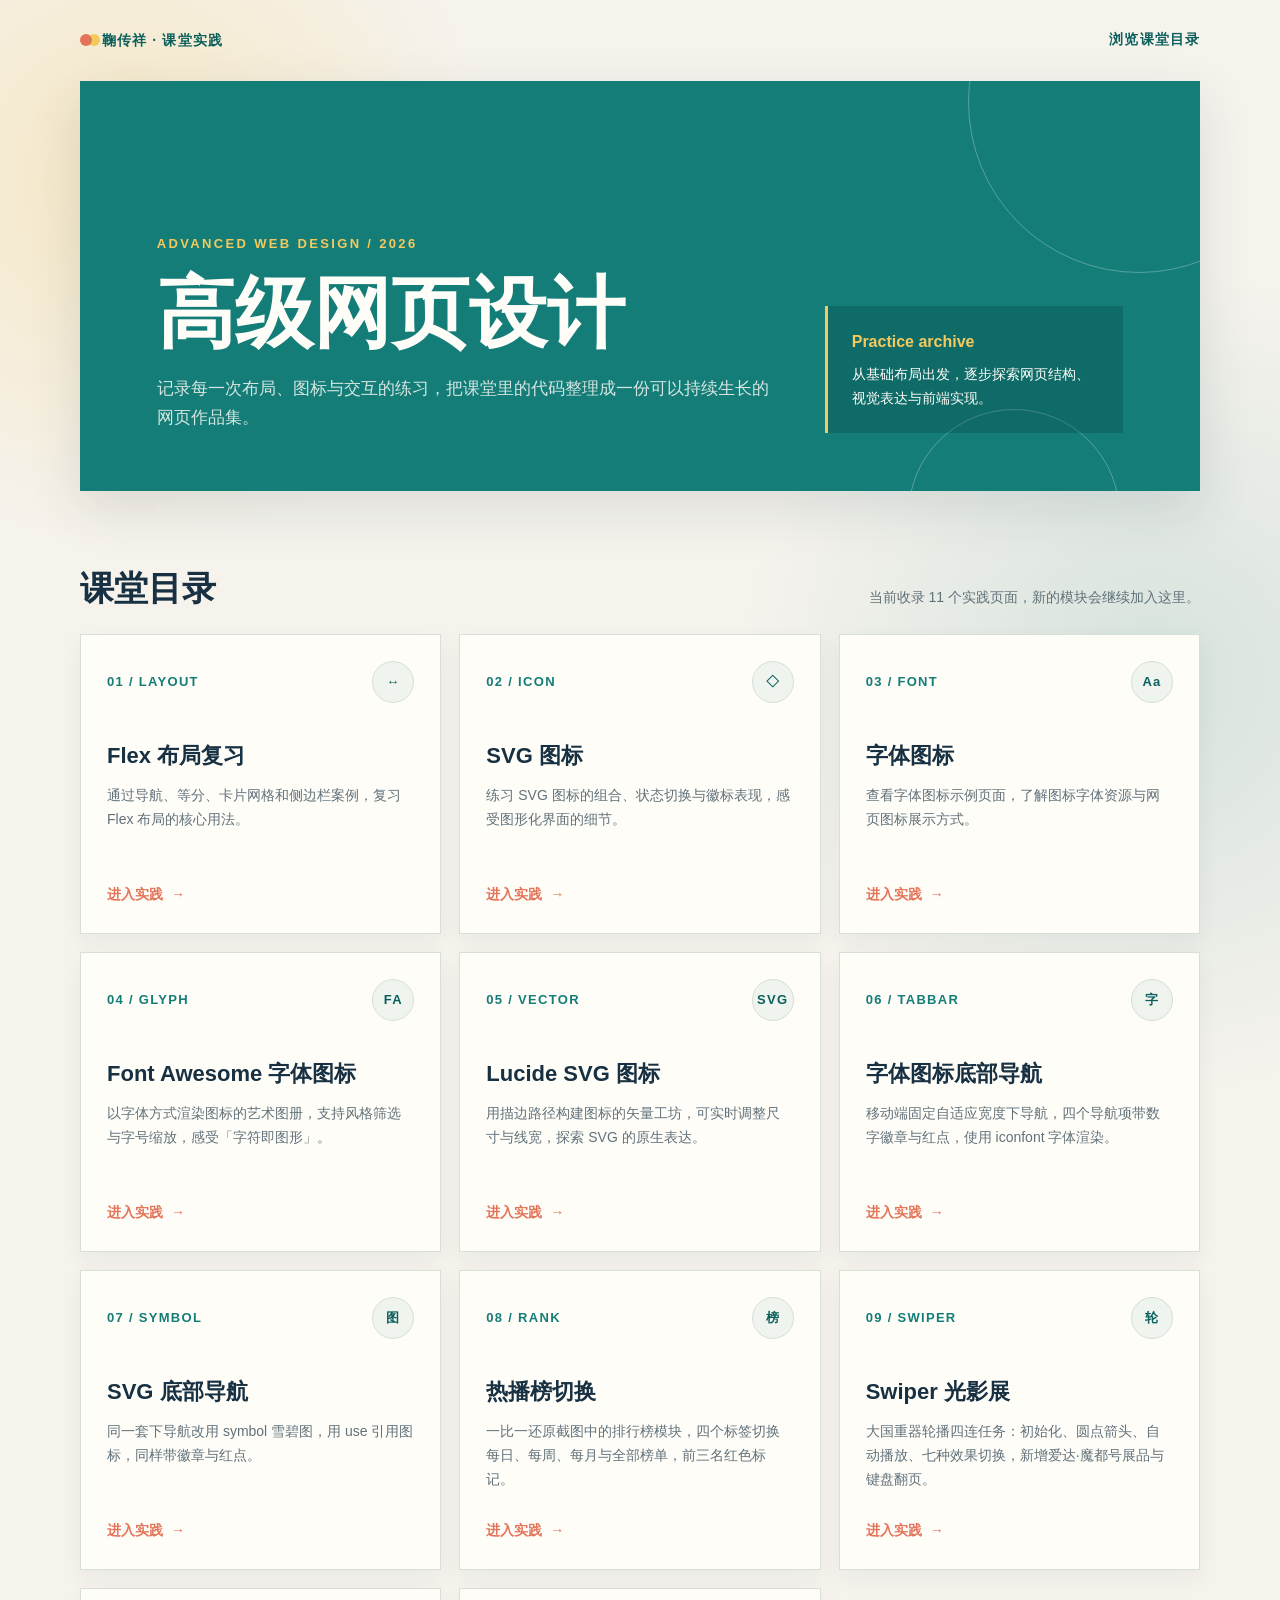
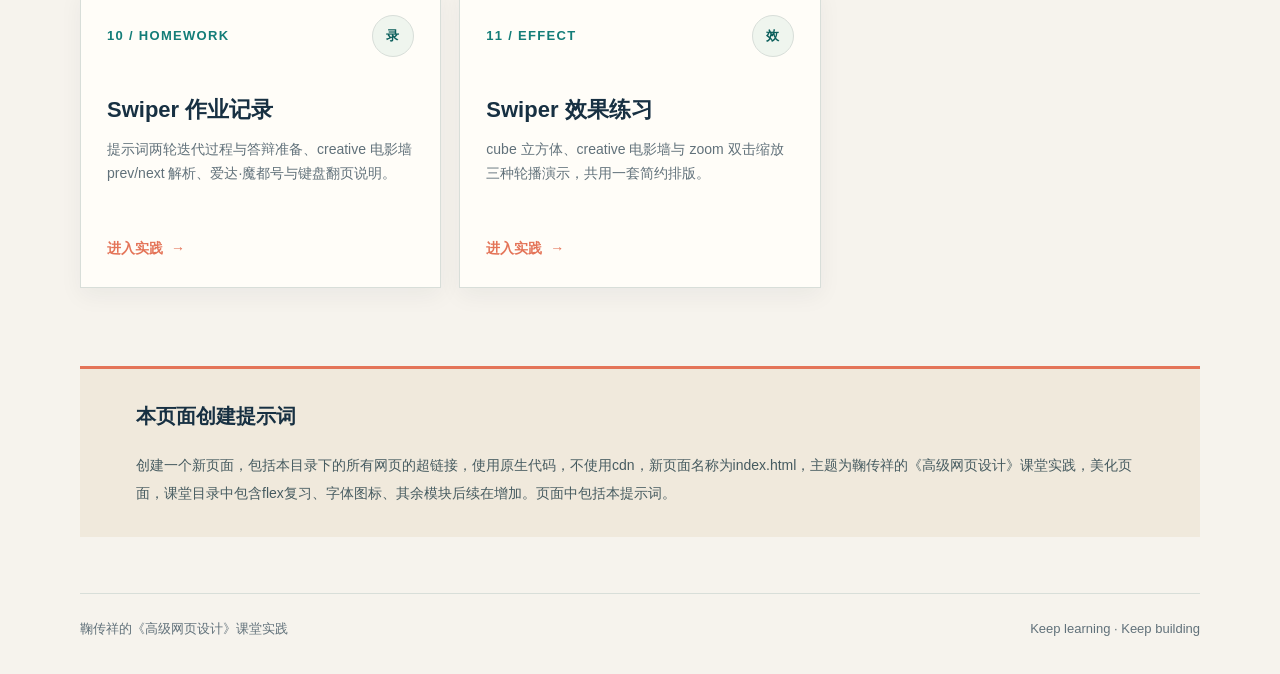
<file: index.html>
<!DOCTYPE html>
<html lang="zh-CN">
<head>
    <meta charset="UTF-8">
    <meta name="viewport" content="width=device-width, initial-scale=1.0">
    <title>鞠传祥 · 高级网页设计课堂实践</title>
    <!-- 鞠传祥 —— GitHub Pages 入口页：根地址没有 index.html 会报 404，这里做入口跳转 -->
    <meta http-equiv="refresh" content="0; url=./the-best-ever/index.html">
    <style>
        html,
        body {
            height: 100%;
            margin: 0;
        }

        body {
            display: flex;
            align-items: center;
            justify-content: center;
            background: #f7f5f1;
            font-family: "Microsoft YaHei", "PingFang SC", sans-serif;
            color: #1c1c1c;
        }

        .jcx_entry {
            text-align: center;
            padding: 0 24px;
        }

        .jcx_entry_title {
            margin: 0 0 10px;
            font-size: 22px;
            letter-spacing: 0.08em;
        }

        .jcx_entry_text {
            margin: 0 0 18px;
            font-size: 13px;
            color: #6b6b6b;
        }

        .jcx_entry_link {
            display: inline-block;
            padding: 10px 22px;
            border-radius: 999px;
            background: #1c1c1c;
            color: #ffffff;
            font-size: 13px;
            text-decoration: none;
            letter-spacing: 0.06em;
        }

        .jcx_entry_link:hover {
            background: #000000;
        }
    </style>
</head>
<body>
    <!-- 鞠传祥 —— 入口页内容 -->
    <div class="jcx_entry">
        <h1 class="jcx_entry_title">高级网页设计 · 课堂实践</h1>
        <p class="jcx_entry_text">正在进入课堂目录…</p>
        <a class="jcx_entry_link" href="./the-best-ever/index.html">立即进入 →</a>
    </div>
    <script>
        /* 鞠传祥 —— 兜底跳转：防止个别浏览器忽略 meta refresh */
        window.location.replace("./the-best-ever/index.html");
    </script>
</body>
</html>
</file>
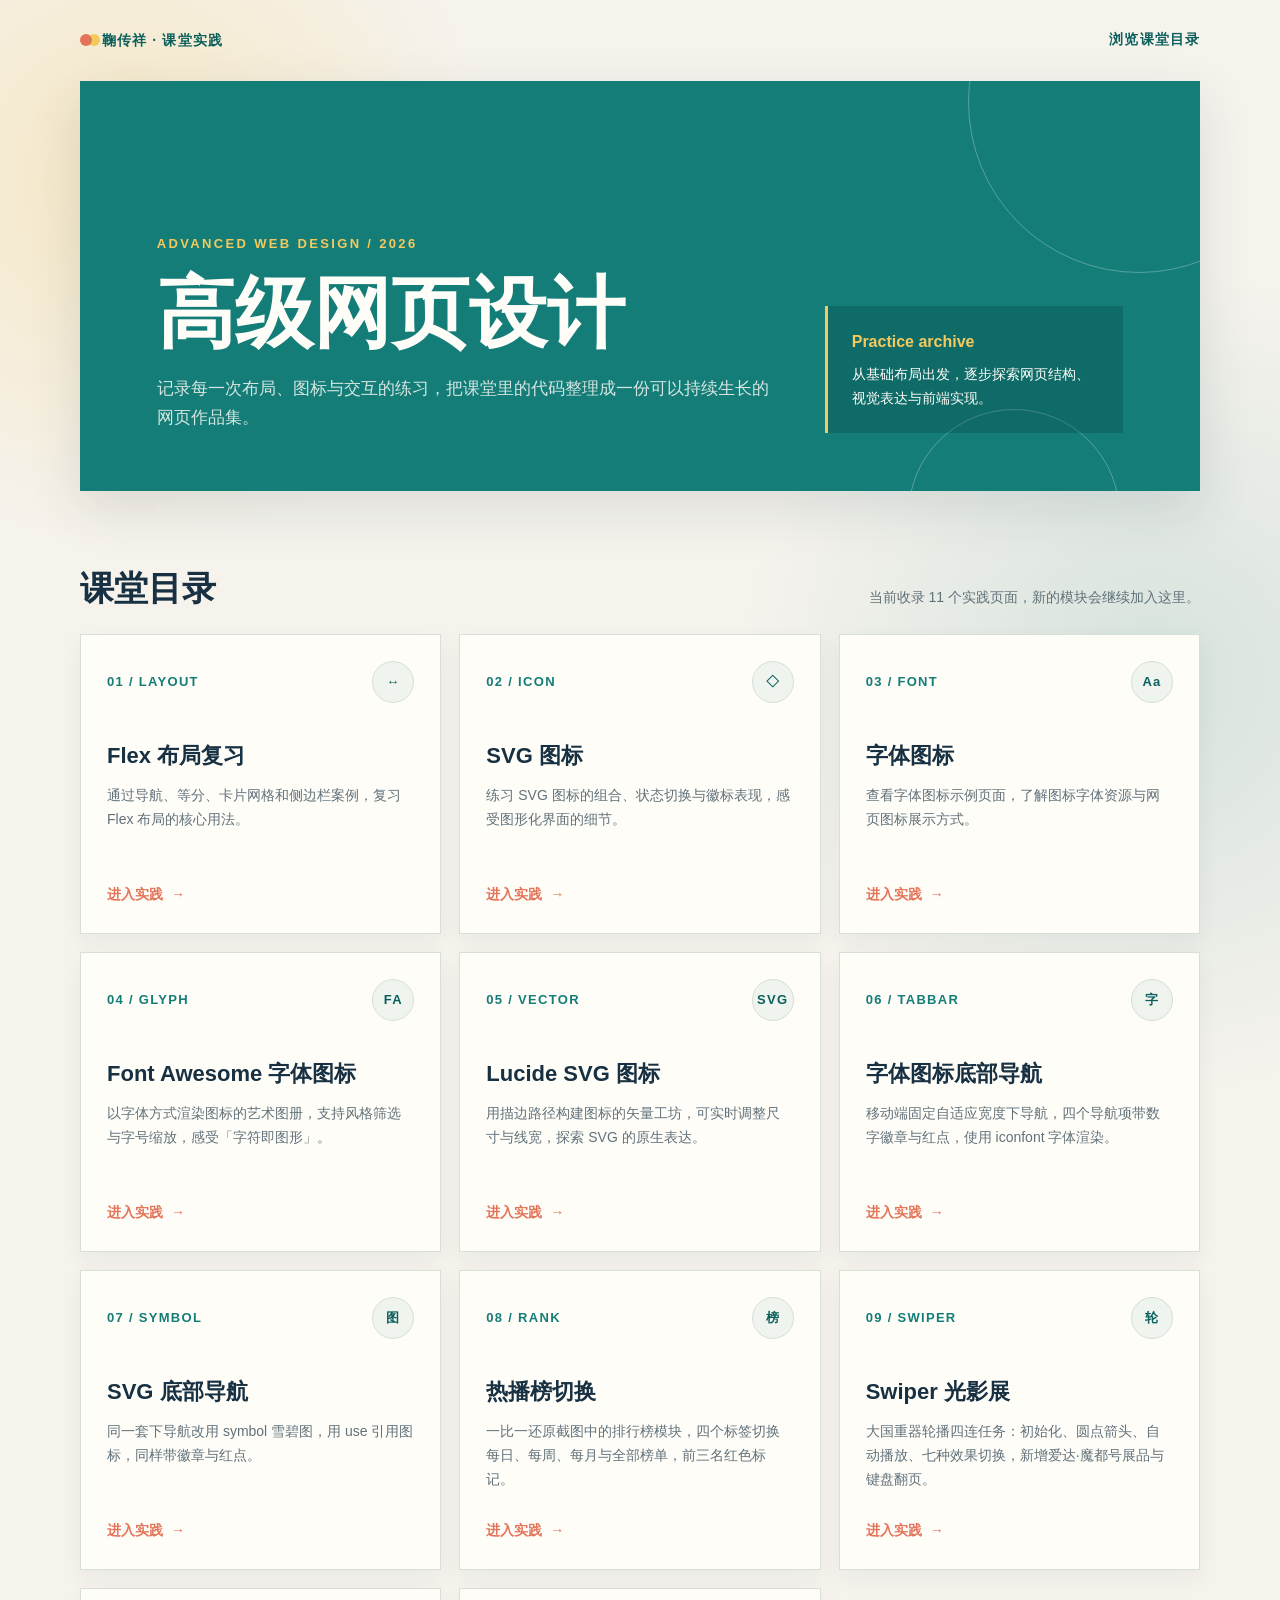
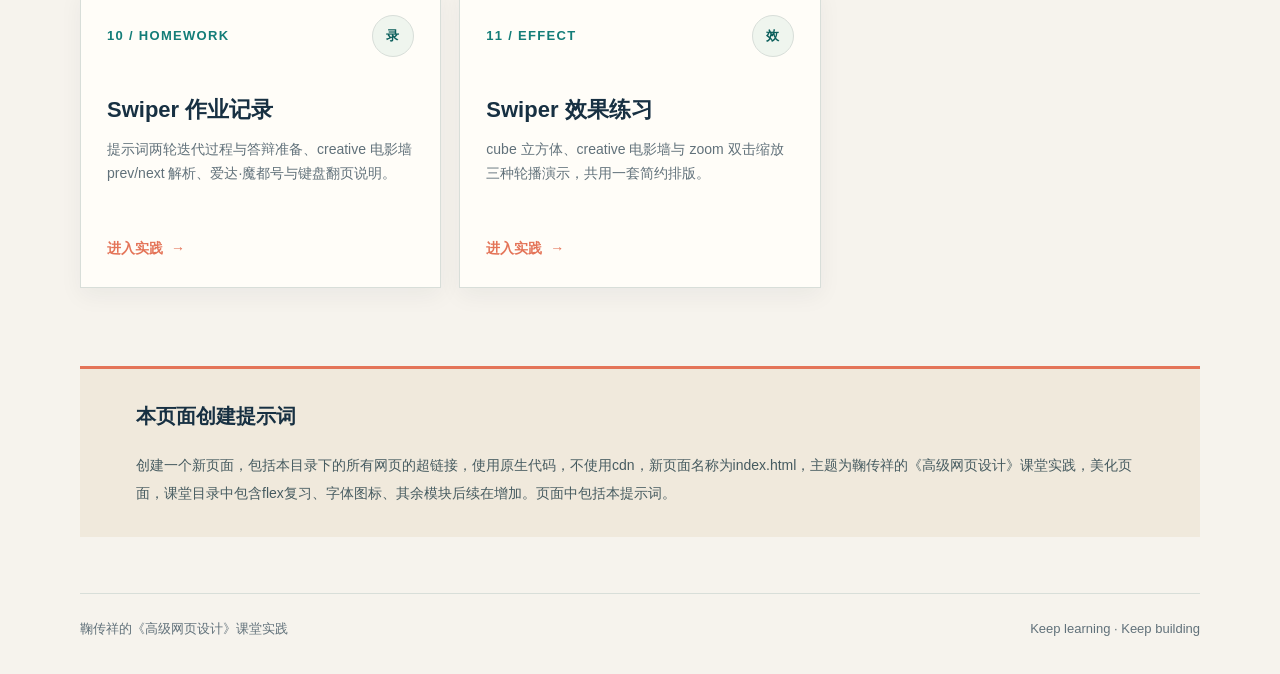
<file: the-best-ever/index.html>
<!DOCTYPE html>
<html lang="zh-CN">

<head>
    <meta charset="UTF-8">
    <meta name="viewport" content="width=device-width, initial-scale=1.0">
    <meta name="description" content="鞠传祥的《高级网页设计》课堂实践目录">
    <title>高级网页设计 · 课堂实践</title>
    <style>
        :root {
            --ink: #173042;
            --muted: #61717a;
            --paper: #f6f3ed;
            --panel: #fffdf8;
            --line: #d8ded9;
            --teal: #147d78;
            --teal-dark: #0c5f5c;
            --coral: #e47458;
            --yellow: #f4c95d;
            --shadow: 0 18px 50px rgba(23, 48, 66, 0.12);
        }

        * {
            box-sizing: border-box;
        }

        html {
            scroll-behavior: smooth;
        }

        body {
            margin: 0;
            color: var(--ink);
            background:
                radial-gradient(circle at 10% 8%, rgba(244, 201, 93, 0.28), transparent 23rem),
                radial-gradient(circle at 90% 30%, rgba(20, 125, 120, 0.14), transparent 26rem),
                var(--paper);
            font-family: "Microsoft YaHei", "PingFang SC", sans-serif;
            line-height: 1.7;
        }

        a {
            color: inherit;
        }

        .page-shell {
            width: min(1120px, calc(100% - 40px));
            margin: 0 auto;
        }

        .topbar {
            display: flex;
            align-items: center;
            justify-content: space-between;
            padding: 28px 0;
            color: var(--teal-dark);
            font-size: 14px;
            font-weight: 700;
            letter-spacing: 0.08em;
        }

        .brand-mark {
            display: inline-flex;
            align-items: center;
            gap: 10px;
        }

        .brand-dot {
            width: 12px;
            height: 12px;
            border-radius: 50%;
            background: var(--coral);
            box-shadow: 8px 0 0 var(--yellow);
        }

        .topbar a {
            text-decoration: none;
            border-bottom: 1px solid transparent;
        }

        .topbar a:hover {
            border-color: currentColor;
        }

        .hero {
            position: relative;
            display: grid;
            grid-template-columns: minmax(0, 1.35fr) minmax(260px, 0.65fr);
            gap: 48px;
            align-items: end;
            min-height: 410px;
            padding: 58px clamp(28px, 6vw, 80px);
            overflow: hidden;
            color: #fffdf8;
            background: var(--teal);
            box-shadow: var(--shadow);
        }

        .hero::before,
        .hero::after {
            position: absolute;
            content: "";
            pointer-events: none;
            border: 1px solid rgba(255, 253, 248, 0.28);
            border-radius: 50%;
        }

        .hero::before {
            width: 340px;
            height: 340px;
            right: -110px;
            top: -150px;
        }

        .hero::after {
            width: 210px;
            height: 210px;
            right: 80px;
            bottom: -130px;
        }

        .hero-content,
        .hero-note {
            position: relative;
            z-index: 1;
        }

        .eyebrow {
            margin: 0 0 18px;
            color: var(--yellow);
            font-size: 13px;
            font-weight: 700;
            letter-spacing: 0.18em;
        }

        h1,
        h2,
        p {
            margin-top: 0;
        }

        h1 {
            max-width: 720px;
            margin-bottom: 20px;
            font-family: Georgia, "Times New Roman", serif;
            font-size: clamp(42px, 7vw, 78px);
            line-height: 1.05;
            letter-spacing: 0;
        }

        .hero-intro {
            max-width: 650px;
            margin-bottom: 0;
            color: rgba(255, 253, 248, 0.82);
            font-size: 17px;
        }

        .hero-note {
            padding: 22px 24px;
            border-left: 3px solid var(--yellow);
            background: rgba(7, 63, 62, 0.28);
        }

        .hero-note strong {
            display: block;
            margin-bottom: 8px;
            color: var(--yellow);
        }

        .hero-note p {
            margin-bottom: 0;
            font-size: 14px;
        }

        .section-heading {
            display: flex;
            align-items: end;
            justify-content: space-between;
            gap: 24px;
            margin: 78px 0 24px;
        }

        .section-heading h2 {
            margin-bottom: 0;
            font-family: Georgia, "Times New Roman", serif;
            font-size: 34px;
            line-height: 1.2;
        }

        .section-heading p {
            max-width: 390px;
            margin-bottom: 0;
            color: var(--muted);
            text-align: right;
            font-size: 14px;
        }

        .course-grid {
            display: grid;
            grid-template-columns: repeat(3, minmax(0, 1fr));
            gap: 18px;
        }

        .course-card {
            display: flex;
            flex-direction: column;
            min-height: 300px;
            padding: 26px;
            border: 1px solid var(--line);
            background: var(--panel);
            box-shadow: 0 8px 22px rgba(23, 48, 66, 0.05);
            transition: transform 180ms ease, box-shadow 180ms ease;
        }

        .course-card:hover {
            transform: translateY(-6px);
            box-shadow: var(--shadow);
        }

        .course-number {
            display: flex;
            align-items: center;
            justify-content: space-between;
            margin-bottom: 34px;
            color: var(--teal);
            font-size: 13px;
            font-weight: 700;
            letter-spacing: 0.1em;
        }

        .course-icon {
            display: grid;
            width: 42px;
            height: 42px;
            place-items: center;
            color: var(--teal-dark);
            border: 1px solid var(--line);
            border-radius: 50%;
            background: #eff5ee;
        }

        .course-card h3 {
            margin: 0 0 10px;
            font-size: 22px;
        }

        .course-card p {
            margin-bottom: 24px;
            color: var(--muted);
            font-size: 14px;
        }

        .course-link {
            display: inline-flex;
            align-items: center;
            gap: 8px;
            margin-top: auto;
            color: var(--coral);
            font-size: 14px;
            font-weight: 700;
            text-decoration: none;
        }

        .course-link span {
            transition: transform 180ms ease;
        }

        .course-link:hover span {
            transform: translateX(5px);
        }

        .course-card.future {
            border-style: dashed;
            background: rgba(255, 253, 248, 0.45);
        }

        .future .course-icon {
            color: var(--coral);
            background: #fff1e9;
        }

        .prompt-section {
            margin: 78px 0 56px;
            padding: 30px clamp(24px, 5vw, 56px);
            border-top: 3px solid var(--coral);
            background: #f0e9dc;
        }

        .prompt-section h2 {
            margin-bottom: 18px;
            font-size: 20px;
        }

        blockquote {
            margin: 0;
            color: #465b60;
            font-size: 14px;
            line-height: 2;
        }

        footer {
            display: flex;
            justify-content: space-between;
            gap: 20px;
            padding: 24px 0 34px;
            border-top: 1px solid var(--line);
            color: var(--muted);
            font-size: 13px;
        }

        @media (max-width: 760px) {
            .page-shell {
                width: min(100% - 28px, 620px);
            }

            .topbar {
                padding: 20px 0;
            }

            .topbar > a {
                display: none;
            }

            .hero {
                grid-template-columns: 1fr;
                gap: 28px;
                min-height: auto;
                padding: 42px 26px;
            }

            h1 {
                font-size: clamp(40px, 13vw, 64px);
            }

            .section-heading {
                display: block;
                margin-top: 52px;
            }

            .section-heading p {
                margin-top: 12px;
                text-align: left;
            }

            .course-grid {
                grid-template-columns: 1fr;
            }

            .course-card {
                min-height: 260px;
            }

            .prompt-section {
                margin-top: 52px;
            }

            footer {
                display: block;
            }

            footer span {
                display: block;
                margin-top: 5px;
            }
        }
    </style>
</head>

<body>
    <div class="page-shell">
        <header class="topbar">
            <div class="brand-mark"><span class="brand-dot" aria-hidden="true"></span>鞠传祥 · 课堂实践</div>
            <a href="#course-directory">浏览课堂目录</a>
        </header>

        <main>
            <section class="hero" aria-labelledby="page-title">
                <div class="hero-content">
                    <p class="eyebrow">ADVANCED WEB DESIGN / 2026</p>
                    <h1 id="page-title">高级网页设计</h1>
                    <p class="hero-intro">记录每一次布局、图标与交互的练习，把课堂里的代码整理成一份可以持续生长的网页作品集。</p>
                </div>
                <aside class="hero-note">
                    <strong>Practice archive</strong>
                    <p>从基础布局出发，逐步探索网页结构、视觉表达与前端实现。</p>
                </aside>
            </section>

            <section id="course-directory" aria-labelledby="directory-title">
                <div class="section-heading">
                    <h2 id="directory-title">课堂目录</h2>
                    <p>当前收录 11 个实践页面，新的模块会继续加入这里。</p>
                </div>

                <div class="course-grid">
                    <article class="course-card">
                        <div class="course-number">01 / LAYOUT <span class="course-icon" aria-hidden="true">↔</span></div>
                        <h3>Flex 布局复习</h3>
                        <p>通过导航、等分、卡片网格和侧边栏案例，复习 Flex 布局的核心用法。</p>
                        <a class="course-link" href="./flex布局复习.html">进入实践 <span aria-hidden="true">→</span></a>
                    </article>

                    <article class="course-card">
                        <div class="course-number">02 / ICON <span class="course-icon" aria-hidden="true">◇</span></div>
                        <h3>SVG 图标</h3>
                        <p>练习 SVG 图标的组合、状态切换与徽标表现，感受图形化界面的细节。</p>
                        <a class="course-link" href="./svg.html">进入实践 <span aria-hidden="true">→</span></a>
                    </article>

                    <article class="course-card">
                        <div class="course-number">03 / FONT <span class="course-icon" aria-hidden="true">Aa</span></div>
                        <h3>字体图标</h3>
                        <p>查看字体图标示例页面，了解图标字体资源与网页图标展示方式。</p>
                        <a class="course-link" href="./font/demo_index.html">进入实践 <span aria-hidden="true">→</span></a>
                    </article>

                    <article class="course-card">
                        <div class="course-number">04 / GLYPH <span class="course-icon" aria-hidden="true">FA</span></div>
                        <h3>Font Awesome 字体图标</h3>
                        <p>以字体方式渲染图标的艺术图册，支持风格筛选与字号缩放，感受「字符即图形」。</p>
                        <a class="course-link" href="../iconfont-1.html">进入实践 <span aria-hidden="true">→</span></a>
                    </article>

                    <article class="course-card">
                        <div class="course-number">05 / VECTOR <span class="course-icon" aria-hidden="true">SVG</span></div>
                        <h3>Lucide SVG 图标</h3>
                        <p>用描边路径构建图标的矢量工坊，可实时调整尺寸与线宽，探索 SVG 的原生表达。</p>
                        <a class="course-link" href="../iconfont-2.html">进入实践 <span aria-hidden="true">→</span></a>
                    </article>

                    <article class="course-card">
                        <div class="course-number">06 / TABBAR <span class="course-icon" aria-hidden="true">字</span></div>
                        <h3>字体图标底部导航</h3>
                        <p>移动端固定自适应宽度下导航，四个导航项带数字徽章与红点，使用 iconfont 字体渲染。</p>
                        <a class="course-link" href="../iconfont-3.html">进入实践 <span aria-hidden="true">→</span></a>
                    </article>

                    <article class="course-card">
                        <div class="course-number">07 / SYMBOL <span class="course-icon" aria-hidden="true">图</span></div>
                        <h3>SVG 底部导航</h3>
                        <p>同一套下导航改用 symbol 雪碧图，用 use 引用图标，同样带徽章与红点。</p>
                        <a class="course-link" href="../iconfont-4.html">进入实践 <span aria-hidden="true">→</span></a>
                    </article>

                    <article class="course-card">
                        <div class="course-number">08 / RANK <span class="course-icon" aria-hidden="true">榜</span></div>
                        <h3>热播榜切换</h3>
                        <p>一比一还原截图中的排行榜模块，四个标签切换每日、每周、每月与全部榜单，前三名红色标记。</p>
                        <a class="course-link" href="../ranking.html">进入实践 <span aria-hidden="true">→</span></a>
                    </article>

                    <article class="course-card">
                        <div class="course-number">09 / SWIPER <span class="course-icon" aria-hidden="true">轮</span></div>
                        <h3>Swiper 光影展</h3>
                        <p>大国重器轮播四连任务：初始化、圆点箭头、自动播放、七种效果切换，新增爱达·魔都号展品与键盘翻页。</p>
                        <a class="course-link" href="../swiper-task.html">进入实践 <span aria-hidden="true">→</span></a>
                    </article>

                    <article class="course-card">
                        <div class="course-number">10 / HOMEWORK <span class="course-icon" aria-hidden="true">录</span></div>
                        <h3>Swiper 作业记录</h3>
                        <p>提示词两轮迭代过程与答辩准备、creative 电影墙 prev/next 解析、爱达·魔都号与键盘翻页说明。</p>
                        <a class="course-link" href="../swiper-homework.html">进入实践 <span aria-hidden="true">→</span></a>
                    </article>

                    <article class="course-card">
                        <div class="course-number">11 / EFFECT <span class="course-icon" aria-hidden="true">效</span></div>
                        <h3>Swiper 效果练习</h3>
                        <p>cube 立方体、creative 电影墙与 zoom 双击缩放三种轮播演示，共用一套简约排版。</p>
                        <a class="course-link" href="../swiper-cube.html">进入实践 <span aria-hidden="true">→</span></a>
                    </article>
                </div>
            </section>

            <section class="prompt-section" aria-labelledby="prompt-title">
                <h2 id="prompt-title">本页面创建提示词</h2>
                <blockquote>创建一个新页面，包括本目录下的所有网页的超链接，使用原生代码，不使用cdn，新页面名称为index.html，主题为鞠传祥的《高级网页设计》课堂实践，美化页面，课堂目录中包含flex复习、字体图标、其余模块后续在增加。页面中包括本提示词。</blockquote>
            </section>
        </main>

        <footer>
            <span>鞠传祥的《高级网页设计》课堂实践</span>
            <span>Keep learning · Keep building</span>
        </footer>
    </div>
</body>

</html>
</file>
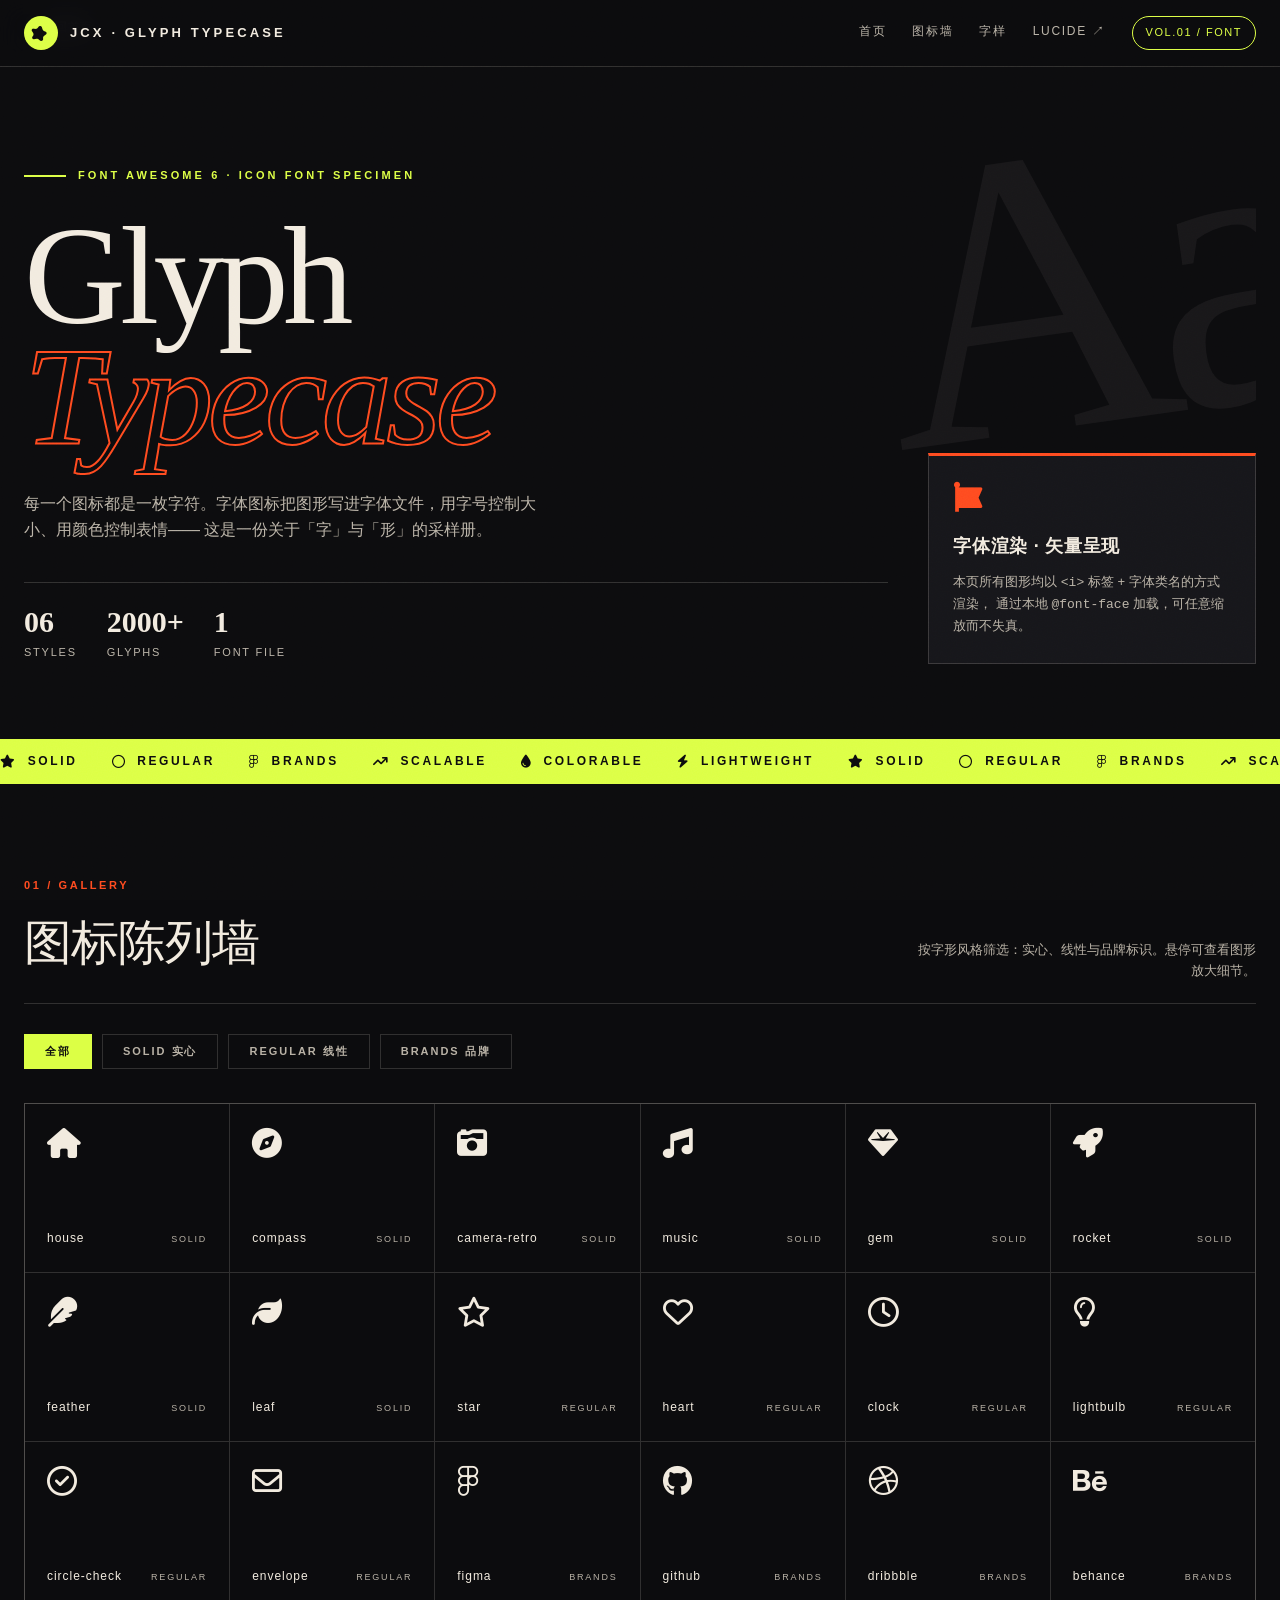
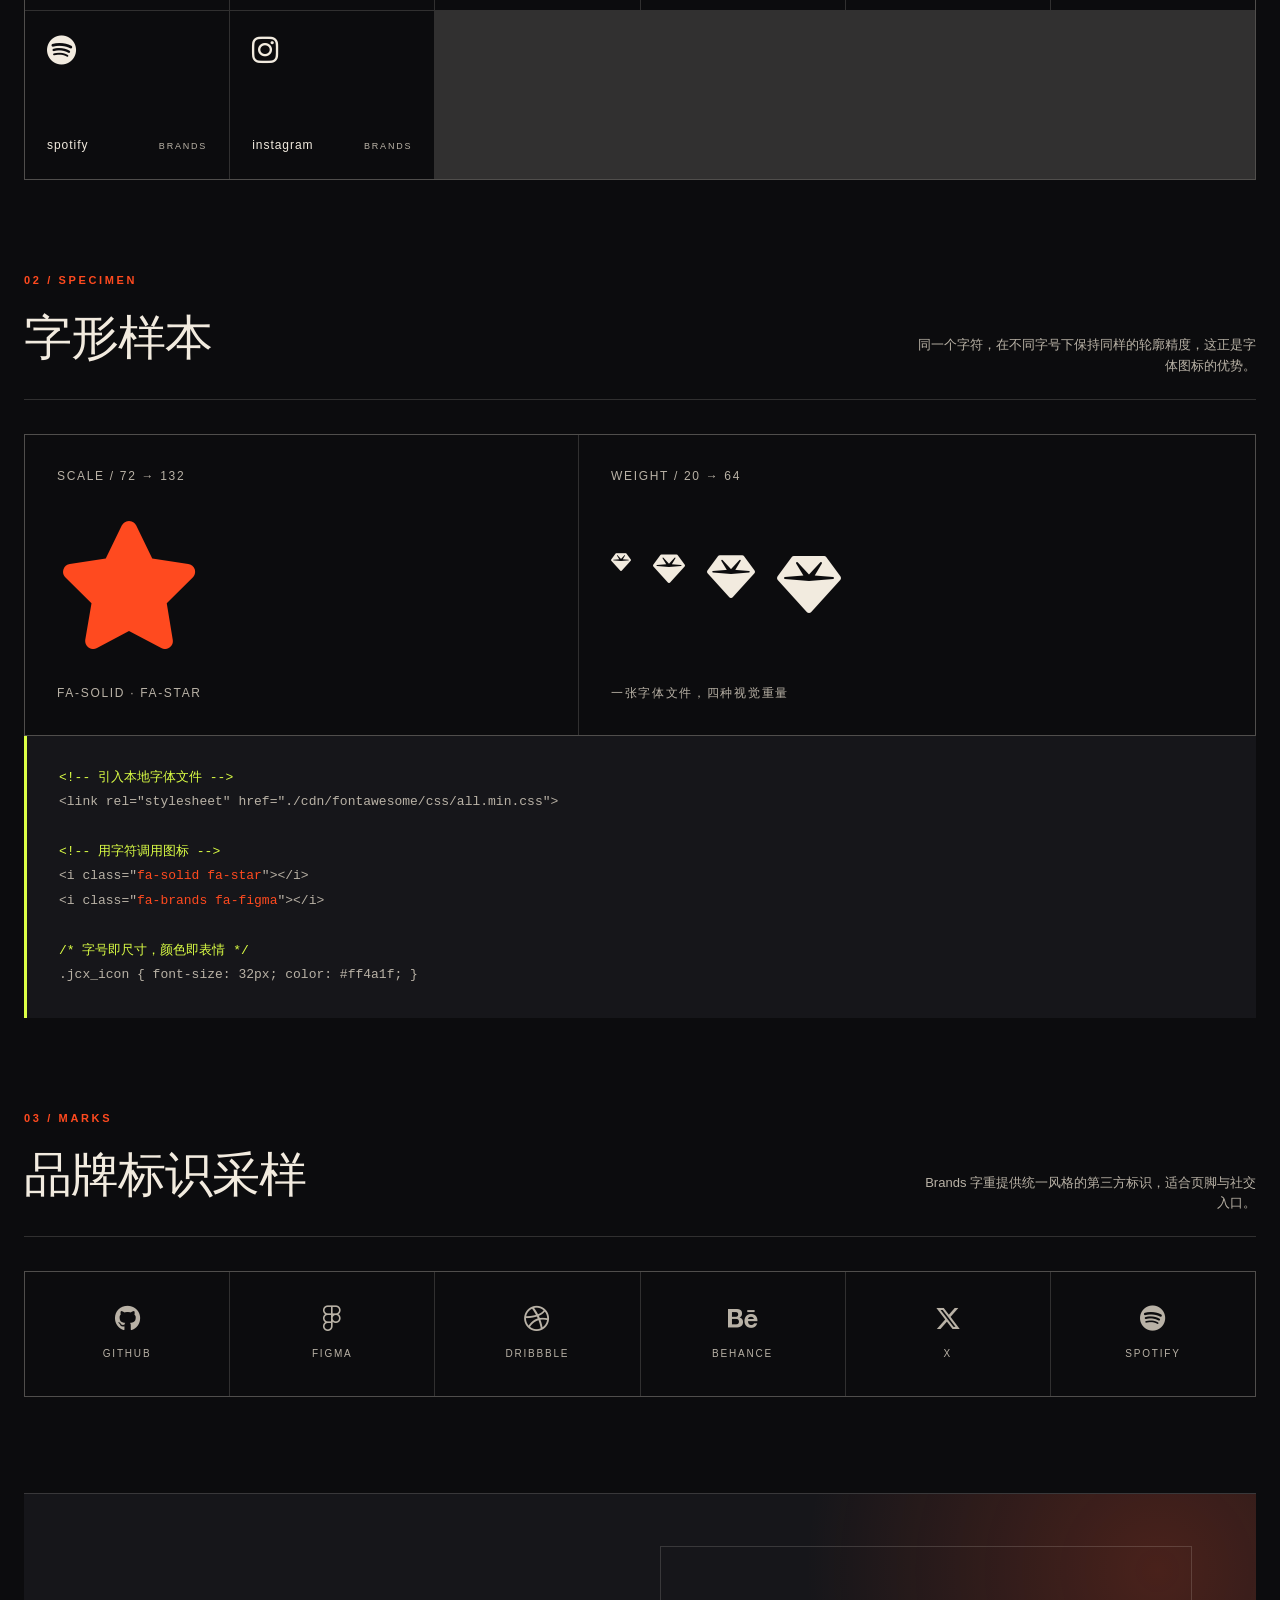
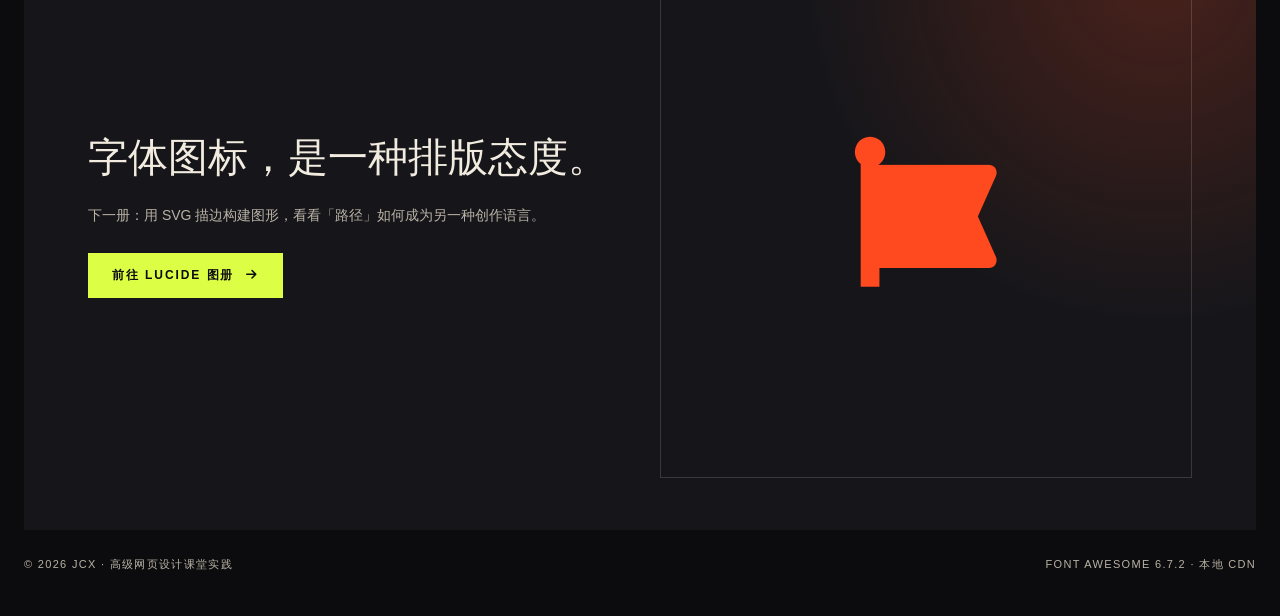
<file: iconfont-1.html>
<!DOCTYPE html>
<html lang="zh-CN">

<head>
    <meta charset="UTF-8">
    <meta name="viewport" content="width=device-width, initial-scale=1.0">
    <meta name="description" content="Font Awesome 字体图标艺术墙 · 高级网页设计课堂实践">
    <title>Glyph Typecase · Font Awesome 字体图标</title>
    <link rel="stylesheet" href="./cdn/fontawesome/css/all.min.css">
    <style>
        :root {
            --jcx_ink: #0c0c0e;
            --jcx_ink-soft: #16161a;
            --jcx_chalk: #f2ebdf;
            --jcx_chalk-dim: #b9b2a6;
            --jcx_vermilion: #ff4a1f;
            --jcx_acid: #dcff45;
            --jcx_line: rgba(242, 235, 223, 0.16);
        }

        * {
            box-sizing: border-box;
        }

        html {
            scroll-behavior: smooth;
        }

        body {
            margin: 0;
            color: var(--jcx_chalk);
            background: var(--jcx_ink);
            font-family: "Helvetica Neue", "Microsoft YaHei", "PingFang SC", sans-serif;
            line-height: 1.6;
            overflow-x: hidden;
        }

        body::after {
            position: fixed;
            inset: 0;
            z-index: 9998;
            content: "";
            pointer-events: none;
            opacity: 0.32;
            background-image: url("data:image/svg+xml,%3Csvg xmlns='http://www.w3.org/2000/svg' width='160' height='160'%3E%3Cfilter id='n'%3E%3CfeTurbulence type='fractalNoise' baseFrequency='0.8' numOctaves='3'/%3E%3C/filter%3E%3Crect width='160' height='160' filter='url(%23n)' opacity='0.5'/%3E%3C/svg%3E");
            mix-blend-mode: overlay;
        }

        a {
            color: inherit;
            text-decoration: none;
        }

        .jcx_shell {
            width: min(1240px, calc(100% - 48px));
            margin: 0 auto;
        }

        /* ---------- 顶部导航 ---------- */
        .jcx_head {
            position: sticky;
            top: 0;
            z-index: 100;
            border-bottom: 1px solid var(--jcx_line);
            background: rgba(12, 12, 14, 0.82);
            backdrop-filter: blur(14px);
        }

        .jcx_head-inner {
            display: flex;
            align-items: center;
            justify-content: space-between;
            gap: 20px;
            padding: 16px 0;
        }

        .jcx_brand {
            display: inline-flex;
            align-items: center;
            gap: 12px;
            font-size: 13px;
            font-weight: 800;
            letter-spacing: 0.24em;
            text-transform: uppercase;
        }

        .jcx_brand i {
            display: grid;
            width: 34px;
            height: 34px;
            place-items: center;
            color: var(--jcx_ink);
            background: var(--jcx_acid);
            border-radius: 50%;
            font-size: 15px;
        }

        .jcx_nav {
            display: flex;
            align-items: center;
            gap: 26px;
            font-size: 12px;
            letter-spacing: 0.14em;
            text-transform: uppercase;
        }

        .jcx_nav a {
            position: relative;
            padding-bottom: 3px;
            color: var(--jcx_chalk-dim);
            transition: color 180ms ease;
        }

        .jcx_nav a::after {
            position: absolute;
            bottom: 0;
            left: 0;
            width: 0;
            height: 1px;
            content: "";
            background: var(--jcx_vermilion);
            transition: width 220ms ease;
        }

        .jcx_nav a:hover {
            color: var(--jcx_chalk);
        }

        .jcx_nav a:hover::after {
            width: 100%;
        }

        .jcx_nav-tag {
            padding: 7px 13px;
            color: var(--jcx_acid);
            border: 1px solid var(--jcx_acid);
            border-radius: 999px;
            font-size: 11px;
            letter-spacing: 0.14em;
        }

        /* ---------- 主视觉 ---------- */
        .jcx_hero {
            position: relative;
            display: grid;
            grid-template-columns: minmax(0, 1.45fr) minmax(280px, 0.55fr);
            gap: 40px;
            align-items: end;
            padding: 92px 0 74px;
            overflow: hidden;
        }

        .jcx_hero-figure {
            position: absolute;
            top: 8%;
            right: -4%;
            z-index: 0;
            color: rgba(242, 235, 223, 0.05);
            font-family: Georgia, "Times New Roman", serif;
            font-size: clamp(220px, 32vw, 430px);
            line-height: 0.8;
            letter-spacing: -0.06em;
            pointer-events: none;
            user-select: none;
            transform: rotate(-8deg);
        }

        .jcx_hero-copy {
            position: relative;
            z-index: 1;
        }

        .jcx_kicker {
            display: inline-flex;
            align-items: center;
            gap: 12px;
            margin: 0 0 30px;
            color: var(--jcx_acid);
            font-size: 11px;
            font-weight: 700;
            letter-spacing: 0.28em;
            text-transform: uppercase;
        }

        .jcx_kicker::before {
            width: 42px;
            height: 2px;
            content: "";
            background: var(--jcx_acid);
        }

        .jcx_title {
            margin: 0;
            font-family: Georgia, "Times New Roman", serif;
            font-size: clamp(62px, 11vw, 148px);
            font-weight: 400;
            line-height: 0.86;
            letter-spacing: -0.04em;
        }

        .jcx_title-outline {
            display: block;
            color: transparent;
            -webkit-text-stroke: 2px var(--jcx_vermilion);
            font-style: italic;
        }

        .jcx_lede {
            max-width: 520px;
            margin: 34px 0 0;
            color: var(--jcx_chalk-dim);
            font-size: 16px;
        }

        .jcx_hero-panel {
            position: relative;
            z-index: 1;
            padding: 26px 24px;
            border: 1px solid var(--jcx_line);
            border-top: 3px solid var(--jcx_vermilion);
            background: var(--jcx_ink-soft);
        }

        .jcx_hero-panel i {
            color: var(--jcx_vermilion);
            font-size: 30px;
        }

        .jcx_hero-panel h2 {
            margin: 16px 0 12px;
            font-size: 18px;
            letter-spacing: 0.04em;
        }

        .jcx_hero-panel p {
            margin: 0;
            color: var(--jcx_chalk-dim);
            font-size: 13px;
        }

        .jcx_stats {
            display: flex;
            gap: 30px;
            margin-top: 40px;
            padding-top: 22px;
            border-top: 1px solid var(--jcx_line);
        }

        .jcx_stat strong {
            display: block;
            font-family: Georgia, serif;
            font-size: 30px;
            line-height: 1.1;
        }

        .jcx_stat span {
            color: var(--jcx_chalk-dim);
            font-size: 11px;
            letter-spacing: 0.16em;
            text-transform: uppercase;
        }

        /* ---------- 跑马灯 ---------- */
        .jcx_ticker {
            display: flex;
            overflow: hidden;
            color: var(--jcx_ink);
            background: var(--jcx_acid);
            border-top: 1px solid var(--jcx_ink);
            border-bottom: 1px solid var(--jcx_ink);
            white-space: nowrap;
        }

        .jcx_ticker-track {
            display: flex;
            flex: none;
            gap: 34px;
            padding: 13px 0;
            font-size: 12px;
            font-weight: 800;
            letter-spacing: 0.22em;
            text-transform: uppercase;
            animation: jcx_slide 26s linear infinite;
        }

        .jcx_ticker-track span {
            display: inline-flex;
            align-items: center;
            gap: 10px;
        }

        .jcx_ticker-track i {
            font-size: 13px;
        }

        @keyframes jcx_slide {
            from {
                transform: translateX(0);
            }

            to {
                transform: translateX(-50%);
            }
        }

        /* ---------- 分区标题 ---------- */
        .jcx_section {
            padding: 86px 0 0;
        }

        .jcx_section-head {
            display: flex;
            align-items: flex-end;
            justify-content: space-between;
            gap: 30px;
            padding-bottom: 22px;
            border-bottom: 1px solid var(--jcx_line);
        }

        .jcx_section-index {
            color: var(--jcx_vermilion);
            font-size: 11px;
            font-weight: 700;
            letter-spacing: 0.24em;
            text-transform: uppercase;
        }

        .jcx_section-title {
            margin: 8px 0 0;
            font-family: Georgia, "Times New Roman", serif;
            font-size: clamp(30px, 4.2vw, 48px);
            font-weight: 400;
            letter-spacing: -0.02em;
        }

        .jcx_section-note {
            max-width: 340px;
            margin: 0;
            color: var(--jcx_chalk-dim);
            font-size: 13px;
            text-align: right;
        }

        /* ---------- 筛选按钮 ---------- */
        .jcx_filters {
            display: flex;
            flex-wrap: wrap;
            gap: 10px;
            margin: 30px 0 34px;
        }

        .jcx_filter {
            padding: 9px 20px;
            color: var(--jcx_chalk-dim);
            border: 1px solid var(--jcx_line);
            background: transparent;
            font-family: inherit;
            font-size: 11px;
            font-weight: 700;
            letter-spacing: 0.18em;
            text-transform: uppercase;
            cursor: pointer;
            transition: all 180ms ease;
        }

        .jcx_filter:hover {
            color: var(--jcx_chalk);
            border-color: rgba(242, 235, 223, 0.45);
        }

        .jcx_filter.jcx_active {
            color: var(--jcx_ink);
            border-color: var(--jcx_acid);
            background: var(--jcx_acid);
        }

        /* ---------- 图标网格 ---------- */
        .jcx_grid {
            display: grid;
            grid-template-columns: repeat(auto-fill, minmax(176px, 1fr));
            gap: 1px;
            background: var(--jcx_line);
            border: 1px solid var(--jcx_line);
        }

        .jcx_tile {
            position: relative;
            display: flex;
            flex-direction: column;
            align-items: flex-start;
            justify-content: space-between;
            min-height: 168px;
            padding: 24px 22px;
            background: var(--jcx_ink);
            transition: background 220ms ease, transform 220ms ease;
        }

        .jcx_tile[data-jcx-kind].jcx_hidden {
            display: none;
        }

        .jcx_tile-icon {
            color: var(--jcx_chalk);
            font-size: 30px;
            transition: color 200ms ease, transform 260ms cubic-bezier(0.2, 0.9, 0.2, 1);
        }

        .jcx_tile-meta {
            display: flex;
            align-items: baseline;
            justify-content: space-between;
            width: 100%;
            gap: 10px;
        }

        .jcx_tile-name {
            font-size: 12px;
            letter-spacing: 0.08em;
        }

        .jcx_tile-kind {
            color: var(--jcx_chalk-dim);
            font-size: 9px;
            letter-spacing: 0.2em;
            text-transform: uppercase;
        }

        .jcx_tile:hover {
            background: var(--jcx_ink-soft);
            transform: translateY(-4px);
        }

        .jcx_tile:hover .jcx_tile-icon {
            color: var(--jcx_vermilion);
            transform: scale(1.28) rotate(-6deg);
        }

        .jcx_tile::after {
            position: absolute;
            top: 0;
            left: 0;
            width: 0;
            height: 2px;
            content: "";
            background: var(--jcx_acid);
            transition: width 260ms ease;
        }

        .jcx_tile:hover::after {
            width: 100%;
        }

        /* ---------- 字形样本 ---------- */
        .jcx_specimen {
            display: grid;
            grid-template-columns: 0.9fr 1.1fr;
            gap: 1px;
            margin-top: 34px;
            background: var(--jcx_line);
            border: 1px solid var(--jcx_line);
        }

        .jcx_specimen-cell {
            display: flex;
            flex-direction: column;
            justify-content: space-between;
            min-height: 300px;
            padding: 32px;
            background: var(--jcx_ink);
        }

        .jcx_specimen-cell p {
            margin: 0;
            color: var(--jcx_chalk-dim);
            font-size: 12px;
            letter-spacing: 0.14em;
            text-transform: uppercase;
        }

        .jcx_glyph-big {
            color: var(--jcx_vermilion);
            font-size: clamp(70px, 10vw, 132px);
            line-height: 1;
        }

        .jcx_glyph-row {
            display: flex;
            flex-wrap: wrap;
            gap: 22px;
            color: var(--jcx_chalk);
        }

        .jcx_glyph-row i:nth-child(1) {
            font-size: 20px;
        }

        .jcx_glyph-row i:nth-child(2) {
            font-size: 32px;
        }

        .jcx_glyph-row i:nth-child(3) {
            font-size: 48px;
        }

        .jcx_glyph-row i:nth-child(4) {
            font-size: 64px;
        }

        .jcx_code {
            margin: 0;
            padding: 30px 32px;
            color: var(--jcx_chalk-dim);
            border-left: 3px solid var(--jcx_acid);
            background: var(--jcx_ink-soft);
            font-family: Consolas, "Courier New", monospace;
            font-size: 13px;
            line-height: 1.9;
            white-space: pre-wrap;
        }

        .jcx_code b {
            color: var(--jcx_acid);
            font-weight: 400;
        }

        .jcx_code em {
            color: var(--jcx_vermilion);
            font-style: normal;
        }

        /* ---------- 品牌标识 ---------- */
        .jcx_brands {
            display: grid;
            grid-template-columns: repeat(auto-fit, minmax(120px, 1fr));
            gap: 1px;
            margin-top: 34px;
            background: var(--jcx_line);
            border: 1px solid var(--jcx_line);
        }

        .jcx_brand-cell {
            display: grid;
            gap: 14px;
            place-items: center;
            padding: 34px 12px;
            color: var(--jcx_chalk-dim);
            background: var(--jcx_ink);
            transition: color 200ms ease, background 200ms ease;
        }

        .jcx_brand-cell i {
            font-size: 26px;
        }

        .jcx_brand-cell span {
            font-size: 10px;
            letter-spacing: 0.18em;
            text-transform: uppercase;
        }

        .jcx_brand-cell:hover {
            color: var(--jcx_ink);
            background: var(--jcx_chalk);
        }

        /* ---------- 结语 ---------- */
        .jcx_outro {
            display: grid;
            grid-template-columns: minmax(0, 1fr) minmax(0, 1fr);
            align-items: center;
            gap: 40px;
            margin: 96px 0 0;
            padding: 52px clamp(24px, 5vw, 64px);
            border-top: 1px solid var(--jcx_line);
            background:
                radial-gradient(circle at 92% 12%, rgba(255, 74, 31, 0.22), transparent 22rem),
                var(--jcx_ink-soft);
        }

        .jcx_outro h2 {
            margin: 0;
            font-family: Georgia, serif;
            font-size: clamp(28px, 3.4vw, 40px);
            font-weight: 400;
        }

        .jcx_outro p {
            margin: 14px 0 0;
            color: var(--jcx_chalk-dim);
            font-size: 14px;
        }

        .jcx_cta {
            display: inline-flex;
            align-items: center;
            gap: 12px;
            margin-top: 26px;
            padding: 13px 24px;
            color: var(--jcx_ink);
            background: var(--jcx_acid);
            font-size: 12px;
            font-weight: 800;
            letter-spacing: 0.16em;
            text-transform: uppercase;
            transition: transform 200ms ease, background 200ms ease;
        }

        .jcx_cta:hover {
            background: var(--jcx_vermilion);
            transform: translateX(6px);
        }

        .jcx_outro-mark {
            display: grid;
            place-items: center;
            font-size: clamp(80px, 12vw, 150px);
            color: var(--jcx_vermilion);
            border: 1px solid var(--jcx_line);
            aspect-ratio: 1;
        }

        .jcx_foot {
            display: flex;
            flex-wrap: wrap;
            align-items: center;
            justify-content: space-between;
            gap: 14px;
            padding: 26px 0 42px;
            color: var(--jcx_chalk-dim);
            font-size: 11px;
            letter-spacing: 0.12em;
            text-transform: uppercase;
        }

        /* ---------- 入场动画 ---------- */
        .jcx_rise {
            opacity: 0;
            transform: translateY(26px);
            transition: opacity 700ms ease, transform 700ms cubic-bezier(0.2, 0.8, 0.2, 1);
        }

        .jcx_rise.jcx_in {
            opacity: 1;
            transform: translateY(0);
        }

        @media (max-width: 880px) {
            .jcx_hero {
                grid-template-columns: 1fr;
                padding-top: 64px;
            }

            .jcx_hero-panel {
                max-width: 420px;
            }

            .jcx_specimen,
            .jcx_outro {
                grid-template-columns: 1fr;
            }

            .jcx_section-head {
                display: block;
            }

            .jcx_section-note {
                margin-top: 12px;
                text-align: left;
            }

            .jcx_nav {
                gap: 16px;
                font-size: 10px;
            }

            .jcx_nav-tag {
                display: none;
            }
        }
    </style>
</head>

<body>
    <header class="jcx_head">
        <div class="jcx_shell jcx_head-inner">
            <a class="jcx_brand" href="../the-best-ever/index.html">
                <i class="fa-solid fa-splotch" aria-hidden="true"></i>
                JCX · Glyph Typecase
            </a>
            <nav class="jcx_nav" aria-label="页面导航">
                <a href="../the-best-ever/index.html">首页</a>
                <a href="#jcx_gallery">图标墙</a>
                <a href="#jcx_specimen">字样</a>
                <a href="./iconfont-2.html">Lucide ↗</a>
                <span class="jcx_nav-tag">Vol.01 / Font</span>
            </nav>
        </div>
    </header>

    <main>
        <div class="jcx_shell">
            <section class="jcx_hero" aria-labelledby="jcx_page-title">
                <span class="jcx_hero-figure" aria-hidden="true">Aa</span>
                <div class="jcx_hero-copy jcx_rise">
                    <p class="jcx_kicker">Font Awesome 6 · Icon Font Specimen</p>
                    <h1 class="jcx_title" id="jcx_page-title">
                        Glyph
                        <span class="jcx_title-outline">Typecase</span>
                    </h1>
                    <p class="jcx_lede">
                        每一个图标都是一枚字符。字体图标把图形写进字体文件，用字号控制大小、用颜色控制表情——
                        这是一份关于「字」与「形」的采样册。
                    </p>
                    <div class="jcx_stats">
                        <div class="jcx_stat"><strong>06</strong><span>Styles</span></div>
                        <div class="jcx_stat"><strong>2000+</strong><span>Glyphs</span></div>
                        <div class="jcx_stat"><strong>1</strong><span>Font File</span></div>
                    </div>
                </div>
                <aside class="jcx_hero-panel jcx_rise">
                    <i class="fa-brands fa-font-awesome" aria-hidden="true"></i>
                    <h2>字体渲染 · 矢量呈现</h2>
                    <p>
                        本页所有图形均以 <code>&lt;i&gt;</code> 标签 + 字体类名的方式渲染，
                        通过本地 <code>@font-face</code> 加载，可任意缩放而不失真。
                    </p>
                </aside>
            </section>
        </div>

        <div class="jcx_ticker" aria-hidden="true">
            <div class="jcx_ticker-track">
                <span><i class="fa-solid fa-star"></i> Solid</span>
                <span><i class="fa-regular fa-circle"></i> Regular</span>
                <span><i class="fa-brands fa-figma"></i> Brands</span>
                <span><i class="fa-solid fa-arrow-trend-up"></i> Scalable</span>
                <span><i class="fa-solid fa-droplet"></i> Colorable</span>
                <span><i class="fa-solid fa-bolt"></i> Lightweight</span>
                <span><i class="fa-solid fa-star"></i> Solid</span>
                <span><i class="fa-regular fa-circle"></i> Regular</span>
                <span><i class="fa-brands fa-figma"></i> Brands</span>
                <span><i class="fa-solid fa-arrow-trend-up"></i> Scalable</span>
                <span><i class="fa-solid fa-droplet"></i> Colorable</span>
                <span><i class="fa-solid fa-bolt"></i> Lightweight</span>
            </div>
        </div>

        <div class="jcx_shell">
            <section class="jcx_section" id="jcx_gallery" aria-labelledby="jcx_gallery-title">
                <div class="jcx_section-head jcx_rise">
                    <div>
                        <span class="jcx_section-index">01 / Gallery</span>
                        <h2 class="jcx_section-title" id="jcx_gallery-title">图标陈列墙</h2>
                    </div>
                    <p class="jcx_section-note">按字形风格筛选：实心、线性与品牌标识。悬停可查看图形放大细节。</p>
                </div>

                <div class="jcx_filters" role="group" aria-label="图标风格筛选">
                    <button class="jcx_filter jcx_active" type="button" data-jcx-filter="all">全部</button>
                    <button class="jcx_filter" type="button" data-jcx-filter="solid">Solid 实心</button>
                    <button class="jcx_filter" type="button" data-jcx-filter="regular">Regular 线性</button>
                    <button class="jcx_filter" type="button" data-jcx-filter="brands">Brands 品牌</button>
                </div>

                <div class="jcx_grid" id="jcx_icon-grid">
                    <article class="jcx_tile" data-jcx-kind="solid">
                        <i class="fa-solid fa-house jcx_tile-icon" aria-hidden="true"></i>
                        <div class="jcx_tile-meta"><span class="jcx_tile-name">house</span><span class="jcx_tile-kind">solid</span></div>
                    </article>
                    <article class="jcx_tile" data-jcx-kind="solid">
                        <i class="fa-solid fa-compass jcx_tile-icon" aria-hidden="true"></i>
                        <div class="jcx_tile-meta"><span class="jcx_tile-name">compass</span><span class="jcx_tile-kind">solid</span></div>
                    </article>
                    <article class="jcx_tile" data-jcx-kind="solid">
                        <i class="fa-solid fa-camera-retro jcx_tile-icon" aria-hidden="true"></i>
                        <div class="jcx_tile-meta"><span class="jcx_tile-name">camera-retro</span><span class="jcx_tile-kind">solid</span></div>
                    </article>
                    <article class="jcx_tile" data-jcx-kind="solid">
                        <i class="fa-solid fa-music jcx_tile-icon" aria-hidden="true"></i>
                        <div class="jcx_tile-meta"><span class="jcx_tile-name">music</span><span class="jcx_tile-kind">solid</span></div>
                    </article>
                    <article class="jcx_tile" data-jcx-kind="solid">
                        <i class="fa-solid fa-gem jcx_tile-icon" aria-hidden="true"></i>
                        <div class="jcx_tile-meta"><span class="jcx_tile-name">gem</span><span class="jcx_tile-kind">solid</span></div>
                    </article>
                    <article class="jcx_tile" data-jcx-kind="solid">
                        <i class="fa-solid fa-rocket jcx_tile-icon" aria-hidden="true"></i>
                        <div class="jcx_tile-meta"><span class="jcx_tile-name">rocket</span><span class="jcx_tile-kind">solid</span></div>
                    </article>
                    <article class="jcx_tile" data-jcx-kind="solid">
                        <i class="fa-solid fa-feather jcx_tile-icon" aria-hidden="true"></i>
                        <div class="jcx_tile-meta"><span class="jcx_tile-name">feather</span><span class="jcx_tile-kind">solid</span></div>
                    </article>
                    <article class="jcx_tile" data-jcx-kind="solid">
                        <i class="fa-solid fa-leaf jcx_tile-icon" aria-hidden="true"></i>
                        <div class="jcx_tile-meta"><span class="jcx_tile-name">leaf</span><span class="jcx_tile-kind">solid</span></div>
                    </article>
                    <article class="jcx_tile" data-jcx-kind="regular">
                        <i class="fa-regular fa-star jcx_tile-icon" aria-hidden="true"></i>
                        <div class="jcx_tile-meta"><span class="jcx_tile-name">star</span><span class="jcx_tile-kind">regular</span></div>
                    </article>
                    <article class="jcx_tile" data-jcx-kind="regular">
                        <i class="fa-regular fa-heart jcx_tile-icon" aria-hidden="true"></i>
                        <div class="jcx_tile-meta"><span class="jcx_tile-name">heart</span><span class="jcx_tile-kind">regular</span></div>
                    </article>
                    <article class="jcx_tile" data-jcx-kind="regular">
                        <i class="fa-regular fa-clock jcx_tile-icon" aria-hidden="true"></i>
                        <div class="jcx_tile-meta"><span class="jcx_tile-name">clock</span><span class="jcx_tile-kind">regular</span></div>
                    </article>
                    <article class="jcx_tile" data-jcx-kind="regular">
                        <i class="fa-regular fa-lightbulb jcx_tile-icon" aria-hidden="true"></i>
                        <div class="jcx_tile-meta"><span class="jcx_tile-name">lightbulb</span><span class="jcx_tile-kind">regular</span></div>
                    </article>
                    <article class="jcx_tile" data-jcx-kind="regular">
                        <i class="fa-regular fa-circle-check jcx_tile-icon" aria-hidden="true"></i>
                        <div class="jcx_tile-meta"><span class="jcx_tile-name">circle-check</span><span class="jcx_tile-kind">regular</span></div>
                    </article>
                    <article class="jcx_tile" data-jcx-kind="regular">
                        <i class="fa-regular fa-envelope jcx_tile-icon" aria-hidden="true"></i>
                        <div class="jcx_tile-meta"><span class="jcx_tile-name">envelope</span><span class="jcx_tile-kind">regular</span></div>
                    </article>
                    <article class="jcx_tile" data-jcx-kind="brands">
                        <i class="fa-brands fa-figma jcx_tile-icon" aria-hidden="true"></i>
                        <div class="jcx_tile-meta"><span class="jcx_tile-name">figma</span><span class="jcx_tile-kind">brands</span></div>
                    </article>
                    <article class="jcx_tile" data-jcx-kind="brands">
                        <i class="fa-brands fa-github jcx_tile-icon" aria-hidden="true"></i>
                        <div class="jcx_tile-meta"><span class="jcx_tile-name">github</span><span class="jcx_tile-kind">brands</span></div>
                    </article>
                    <article class="jcx_tile" data-jcx-kind="brands">
                        <i class="fa-brands fa-dribbble jcx_tile-icon" aria-hidden="true"></i>
                        <div class="jcx_tile-meta"><span class="jcx_tile-name">dribbble</span><span class="jcx_tile-kind">brands</span></div>
                    </article>
                    <article class="jcx_tile" data-jcx-kind="brands">
                        <i class="fa-brands fa-behance jcx_tile-icon" aria-hidden="true"></i>
                        <div class="jcx_tile-meta"><span class="jcx_tile-name">behance</span><span class="jcx_tile-kind">brands</span></div>
                    </article>
                    <article class="jcx_tile" data-jcx-kind="brands">
                        <i class="fa-brands fa-spotify jcx_tile-icon" aria-hidden="true"></i>
                        <div class="jcx_tile-meta"><span class="jcx_tile-name">spotify</span><span class="jcx_tile-kind">brands</span></div>
                    </article>
                    <article class="jcx_tile" data-jcx-kind="brands">
                        <i class="fa-brands fa-instagram jcx_tile-icon" aria-hidden="true"></i>
                        <div class="jcx_tile-meta"><span class="jcx_tile-name">instagram</span><span class="jcx_tile-kind">brands</span></div>
                    </article>
                </div>
            </section>

            <section class="jcx_section" id="jcx_specimen" aria-labelledby="jcx_specimen-title">
                <div class="jcx_section-head jcx_rise">
                    <div>
                        <span class="jcx_section-index">02 / Specimen</span>
                        <h2 class="jcx_section-title" id="jcx_specimen-title">字形样本</h2>
                    </div>
                    <p class="jcx_section-note">同一个字符，在不同字号下保持同样的轮廓精度，这正是字体图标的优势。</p>
                </div>

                <div class="jcx_specimen jcx_rise">
                    <div class="jcx_specimen-cell">
                        <p>Scale / 72 → 132</p>
                        <i class="fa-solid fa-star jcx_glyph-big" aria-hidden="true"></i>
                        <p>fa-solid · fa-star</p>
                    </div>
                    <div class="jcx_specimen-cell">
                        <p>Weight / 20 → 64</p>
                        <div class="jcx_glyph-row">
                            <i class="fa-solid fa-gem" aria-hidden="true"></i>
                            <i class="fa-solid fa-gem" aria-hidden="true"></i>
                            <i class="fa-solid fa-gem" aria-hidden="true"></i>
                            <i class="fa-solid fa-gem" aria-hidden="true"></i>
                        </div>
                        <p>一张字体文件，四种视觉重量</p>
                    </div>
                </div>

                <pre class="jcx_code jcx_rise"><b>&lt;!-- 引入本地字体文件 --&gt;</b>
&lt;link rel="stylesheet" href="./cdn/fontawesome/css/all.min.css"&gt;

<b>&lt;!-- 用字符调用图标 --&gt;</b>
&lt;i class="<em>fa-solid fa-star</em>"&gt;&lt;/i&gt;
&lt;i class="<em>fa-brands fa-figma</em>"&gt;&lt;/i&gt;

<b>/* 字号即尺寸，颜色即表情 */</b>
.jcx_icon { font-size: 32px; color: #ff4a1f; }</pre>
            </section>

            <section class="jcx_section" aria-labelledby="jcx_brands-title">
                <div class="jcx_section-head jcx_rise">
                    <div>
                        <span class="jcx_section-index">03 / Marks</span>
                        <h2 class="jcx_section-title" id="jcx_brands-title">品牌标识采样</h2>
                    </div>
                    <p class="jcx_section-note">Brands 字重提供统一风格的第三方标识，适合页脚与社交入口。</p>
                </div>

                <div class="jcx_brands jcx_rise">
                    <a class="jcx_brand-cell" href="#"><i class="fa-brands fa-github" aria-hidden="true"></i><span>GitHub</span></a>
                    <a class="jcx_brand-cell" href="#"><i class="fa-brands fa-figma" aria-hidden="true"></i><span>Figma</span></a>
                    <a class="jcx_brand-cell" href="#"><i class="fa-brands fa-dribbble" aria-hidden="true"></i><span>Dribbble</span></a>
                    <a class="jcx_brand-cell" href="#"><i class="fa-brands fa-behance" aria-hidden="true"></i><span>Behance</span></a>
                    <a class="jcx_brand-cell" href="#"><i class="fa-brands fa-x-twitter" aria-hidden="true"></i><span>X</span></a>
                    <a class="jcx_brand-cell" href="#"><i class="fa-brands fa-spotify" aria-hidden="true"></i><span>Spotify</span></a>
                </div>
            </section>

            <section class="jcx_outro jcx_rise">
                <div>
                    <h2>字体图标，是一种排版态度。</h2>
                    <p>下一册：用 SVG 描边构建图形，看看「路径」如何成为另一种创作语言。</p>
                    <a class="jcx_cta" href="./iconfont-2.html">前往 Lucide 图册 <i class="fa-solid fa-arrow-right" aria-hidden="true"></i></a>
                </div>
                <div class="jcx_outro-mark" aria-hidden="true">
                    <i class="fa-brands fa-font-awesome"></i>
                </div>
            </section>
        </div>
    </main>

    <footer class="jcx_shell jcx_foot">
        <span>© 2026 JCX · 高级网页设计课堂实践</span>
        <span>Font Awesome 6.7.2 · 本地 CDN</span>
    </footer>

    <script>
        const jcx_filterButtons = document.querySelectorAll("[data-jcx-filter]");
        const jcx_tiles = document.querySelectorAll(".jcx_tile");

        jcx_filterButtons.forEach(function (jcx_button) {
            jcx_button.addEventListener("click", function () {
                const jcx_kind = jcx_button.dataset.jcxFilter;
                jcx_filterButtons.forEach(function (jcx_item) {
                    jcx_item.classList.toggle("jcx_active", jcx_item === jcx_button);
                });
                jcx_tiles.forEach(function (jcx_tile) {
                    const jcx_match = jcx_kind === "all" || jcx_tile.dataset.jcxKind === jcx_kind;
                    jcx_tile.classList.toggle("jcx_hidden", !jcx_match);
                });
            });
        });

        const jcx_revealObserver = new IntersectionObserver(function (jcx_entries) {
            jcx_entries.forEach(function (jcx_entry) {
                if (jcx_entry.isIntersecting) {
                    jcx_entry.target.classList.add("jcx_in");
                    jcx_revealObserver.unobserve(jcx_entry.target);
                }
            });
        }, { threshold: 0.12 });

        document.querySelectorAll(".jcx_rise").forEach(function (jcx_element) {
            jcx_revealObserver.observe(jcx_element);
        });
    </script>
    <!-- 鞠传祥 —— 返回首页导航 -->
    <a class="jcx_home_link" href="./the-best-ever/index.html" style="position: fixed; left: 14px; top: 14px; z-index: 99; padding: 6px 12px; border-radius: 999px; background: rgba(0,0,0,.62); color: #fff; font: 12px/1.2 'Microsoft YaHei', sans-serif; text-decoration: none; letter-spacing: .05em;">← 返回首页</a>
</body>

</html>
</file>
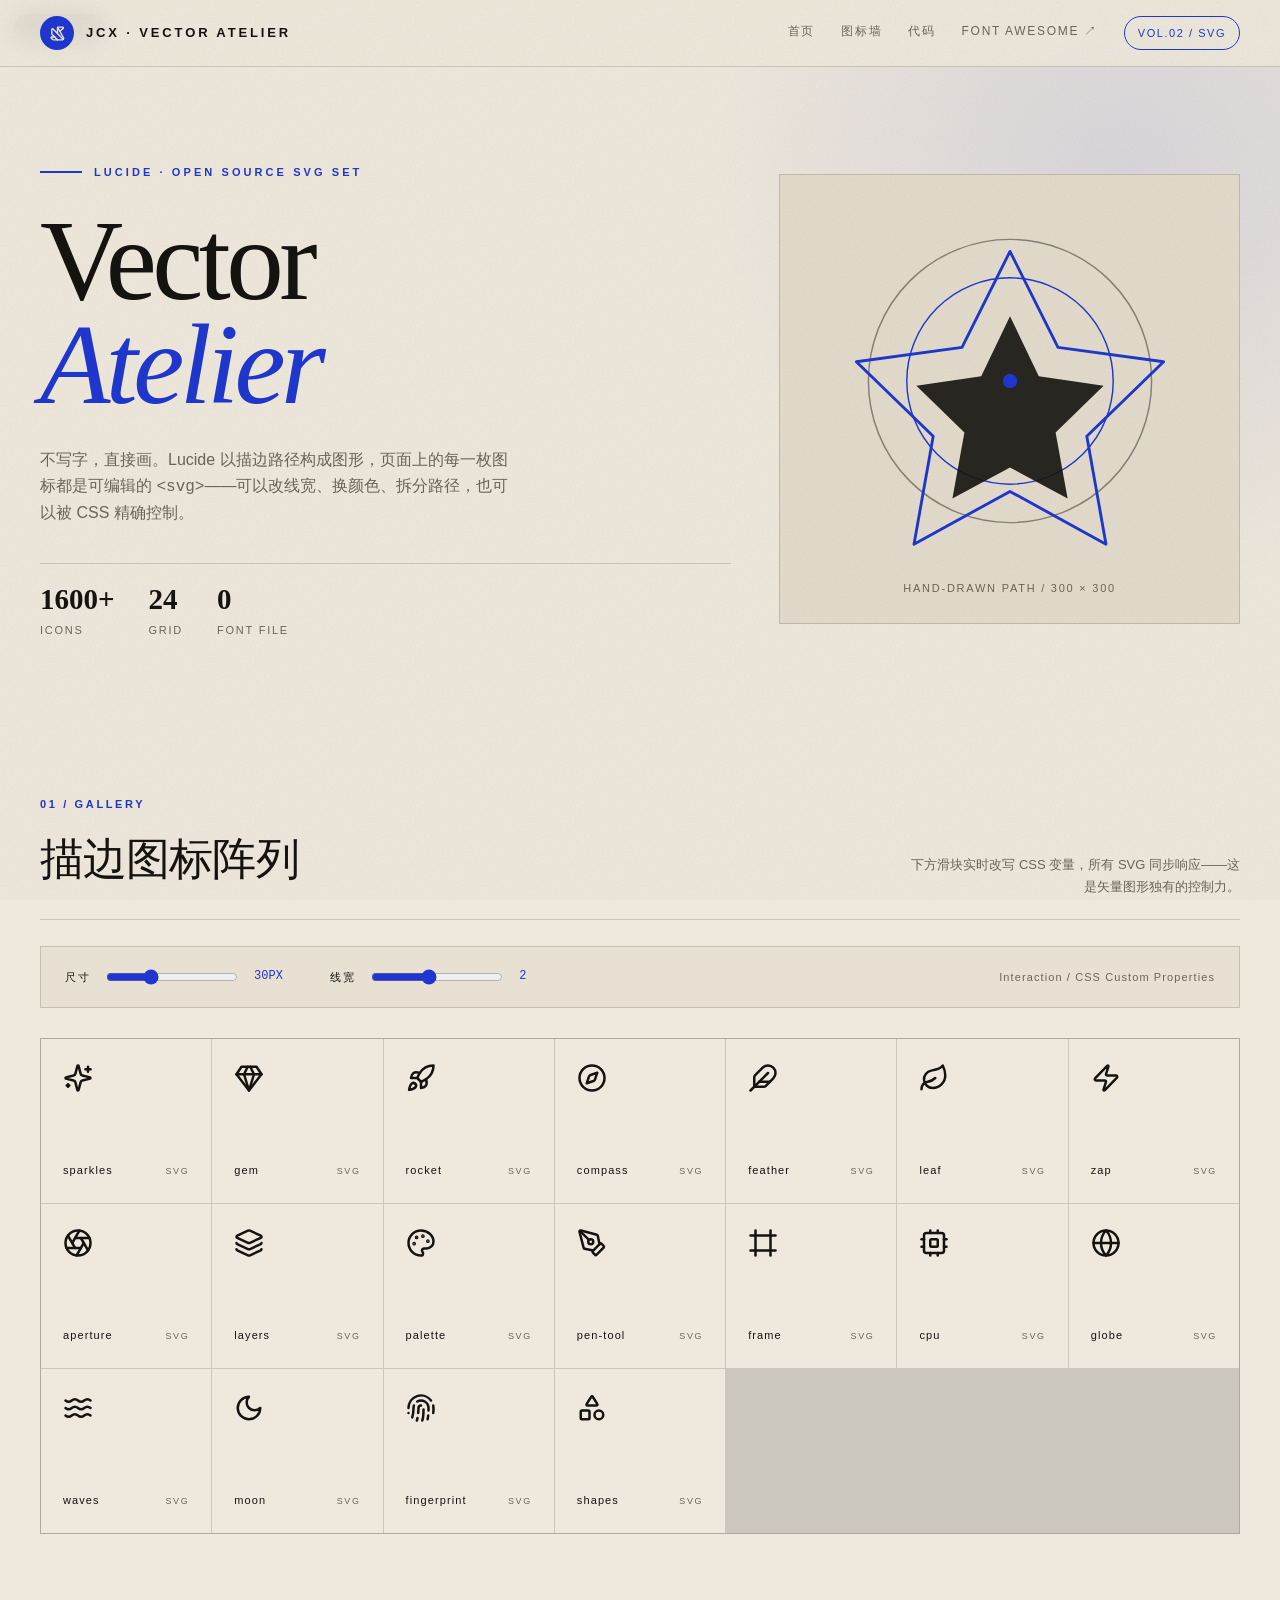
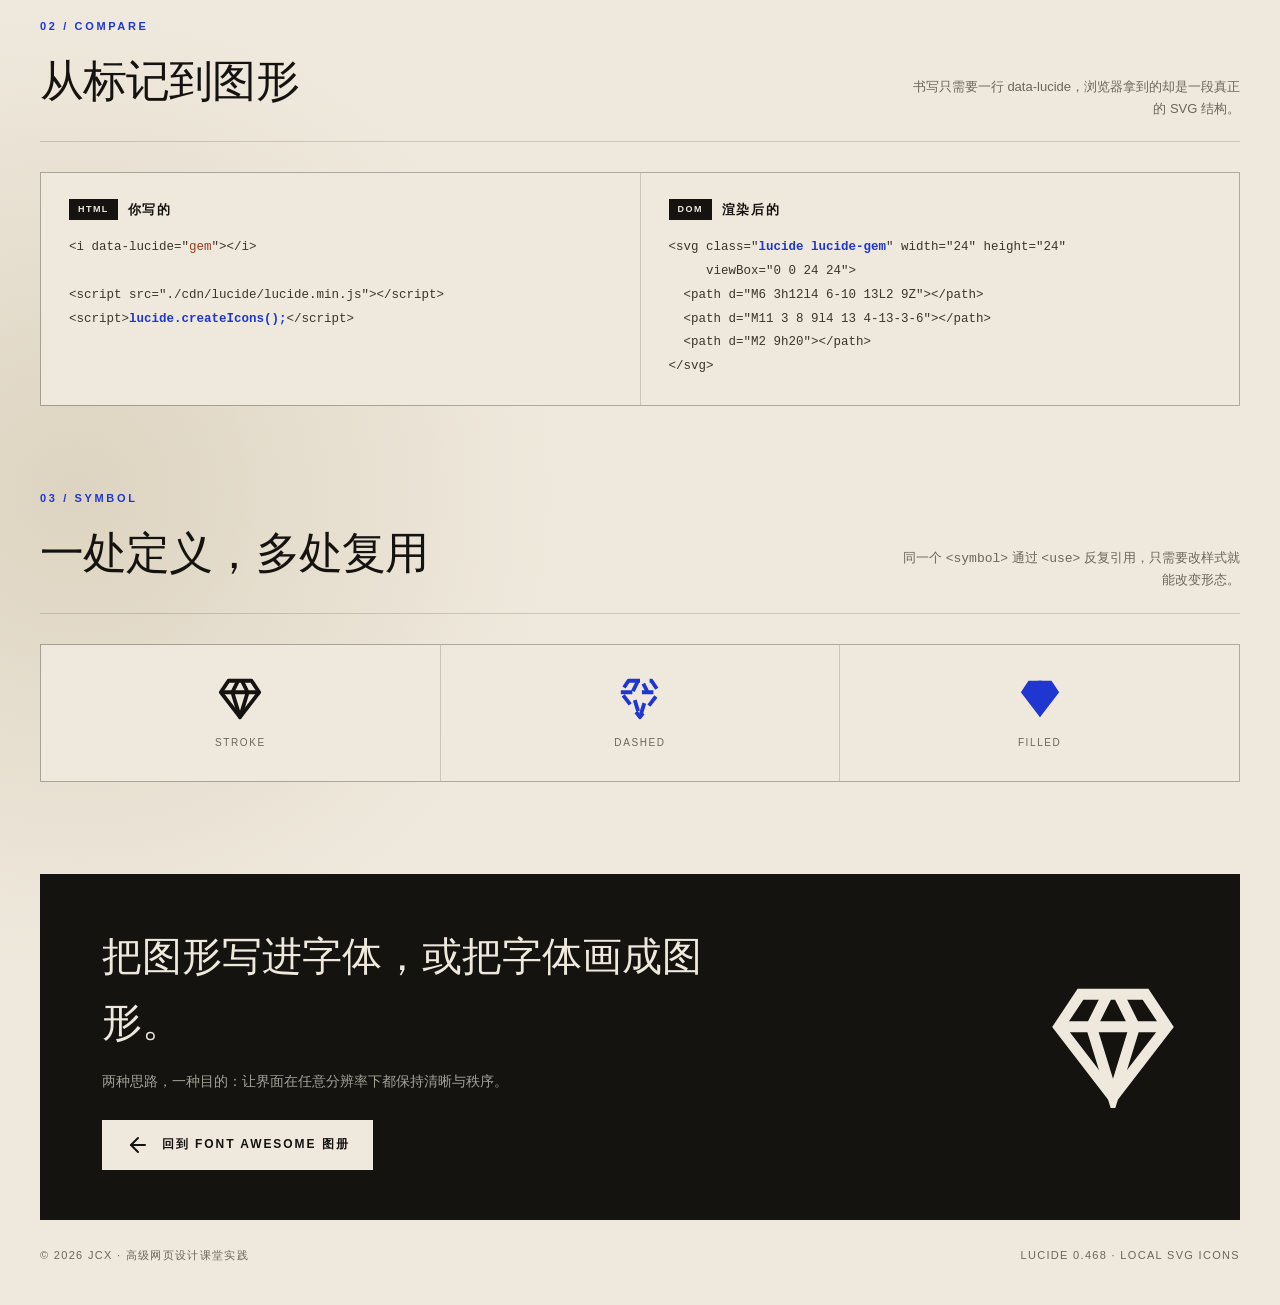
<file: iconfont-2.html>
<!DOCTYPE html>
<html lang="zh-CN">

<head>
    <meta charset="UTF-8">
    <meta name="viewport" content="width=device-width, initial-scale=1.0">
    <meta name="description" content="Lucide SVG 图标工坊 · 高级网页设计课堂实践">
    <title>Vector Atelier · Lucide SVG 图标</title>
    <style>
        :root {
            --jcx_paper: #efe9dd;
            --jcx_paper-deep: #e4dccd;
            --jcx_ink: #14130f;
            --jcx_muted: #6d6559;
            --jcx_cobalt: #1f37d0;
            --jcx_sand: #cbbea4;
            --jcx_line: rgba(20, 19, 15, 0.16);
            --jcx_size: 30px;
            --jcx_stroke: 2;
        }

        * {
            box-sizing: border-box;
        }

        html {
            scroll-behavior: smooth;
        }

        body {
            margin: 0;
            color: var(--jcx_ink);
            background:
                radial-gradient(circle at 88% 6%, rgba(31, 55, 208, 0.1), transparent 26rem),
                radial-gradient(circle at 6% 72%, rgba(203, 190, 164, 0.5), transparent 30rem),
                var(--jcx_paper);
            font-family: "Helvetica Neue", "Microsoft YaHei", "PingFang SC", sans-serif;
            line-height: 1.65;
            overflow-x: hidden;
        }

        body::after {
            position: fixed;
            inset: 0;
            z-index: 9998;
            content: "";
            pointer-events: none;
            opacity: 0.22;
            background-image: url("data:image/svg+xml,%3Csvg xmlns='http://www.w3.org/2000/svg' width='160' height='160'%3E%3Cfilter id='n'%3E%3CfeTurbulence type='fractalNoise' baseFrequency='0.85' numOctaves='3'/%3E%3C/filter%3E%3Crect width='160' height='160' filter='url(%23n)' opacity='0.6'/%3E%3C/svg%3E");
            mix-blend-mode: multiply;
        }

        a {
            color: inherit;
            text-decoration: none;
        }

        .jcx_shell {
            width: min(1200px, calc(100% - 48px));
            margin: 0 auto;
        }

        /* ---------- 导航 ---------- */
        .jcx_head {
            position: sticky;
            top: 0;
            z-index: 100;
            border-bottom: 1px solid var(--jcx_line);
            background: rgba(239, 233, 221, 0.86);
            backdrop-filter: blur(14px);
        }

        .jcx_head-inner {
            display: flex;
            align-items: center;
            justify-content: space-between;
            gap: 20px;
            padding: 16px 0;
        }

        .jcx_brand {
            display: inline-flex;
            align-items: center;
            gap: 12px;
            font-size: 13px;
            font-weight: 800;
            letter-spacing: 0.22em;
            text-transform: uppercase;
        }

        .jcx_brand-mark {
            display: grid;
            width: 34px;
            height: 34px;
            place-items: center;
            color: var(--jcx_paper);
            background: var(--jcx_cobalt);
            border-radius: 50%;
        }

        .jcx_brand-mark svg {
            width: 17px;
            height: 17px;
        }

        .jcx_nav {
            display: flex;
            align-items: center;
            gap: 26px;
            font-size: 12px;
            letter-spacing: 0.14em;
            text-transform: uppercase;
        }

        .jcx_nav a {
            position: relative;
            padding-bottom: 3px;
            color: var(--jcx_muted);
            transition: color 180ms ease;
        }

        .jcx_nav a::after {
            position: absolute;
            bottom: 0;
            left: 0;
            width: 0;
            height: 1px;
            content: "";
            background: var(--jcx_cobalt);
            transition: width 220ms ease;
        }

        .jcx_nav a:hover {
            color: var(--jcx_ink);
        }

        .jcx_nav a:hover::after {
            width: 100%;
        }

        .jcx_nav-tag {
            padding: 7px 13px;
            color: var(--jcx_cobalt);
            border: 1px solid var(--jcx_cobalt);
            border-radius: 999px;
            font-size: 11px;
            letter-spacing: 0.14em;
        }

        /* ---------- 主视觉 ---------- */
        .jcx_hero {
            display: grid;
            grid-template-columns: minmax(0, 1.2fr) minmax(300px, 0.8fr);
            gap: 48px;
            align-items: center;
            padding: 88px 0 70px;
        }

        .jcx_kicker {
            display: inline-flex;
            align-items: center;
            gap: 12px;
            margin: 0 0 28px;
            color: var(--jcx_cobalt);
            font-size: 11px;
            font-weight: 700;
            letter-spacing: 0.28em;
            text-transform: uppercase;
        }

        .jcx_kicker::before {
            width: 42px;
            height: 2px;
            content: "";
            background: var(--jcx_cobalt);
        }

        .jcx_title {
            margin: 0;
            font-family: Georgia, "Times New Roman", serif;
            font-size: clamp(56px, 9vw, 118px);
            font-weight: 400;
            line-height: 0.9;
            letter-spacing: -0.04em;
        }

        .jcx_title em {
            display: block;
            color: var(--jcx_cobalt);
            font-style: italic;
        }

        .jcx_lede {
            max-width: 470px;
            margin: 30px 0 0;
            color: var(--jcx_muted);
            font-size: 16px;
        }

        .jcx_stats {
            display: flex;
            gap: 34px;
            margin-top: 36px;
            padding-top: 20px;
            border-top: 1px solid var(--jcx_line);
        }

        .jcx_stat strong {
            display: block;
            font-family: Georgia, serif;
            font-size: 29px;
            line-height: 1.1;
        }

        .jcx_stat span {
            color: var(--jcx_muted);
            font-size: 11px;
            letter-spacing: 0.16em;
            text-transform: uppercase;
        }

        .jcx_hero-art {
            display: grid;
            place-items: center;
            padding: 26px;
            border: 1px solid var(--jcx_line);
            background: var(--jcx_paper-deep);
        }

        .jcx_hero-art svg {
            width: 100%;
            max-width: 360px;
            height: auto;
        }

        .jcx_hero-art p {
            margin: 18px 0 0;
            color: var(--jcx_muted);
            font-size: 11px;
            letter-spacing: 0.16em;
            text-transform: uppercase;
        }

        /* ---------- 分区 ---------- */
        .jcx_section {
            padding: 78px 0 0;
        }

        .jcx_section-head {
            display: flex;
            align-items: flex-end;
            justify-content: space-between;
            gap: 30px;
            padding-bottom: 22px;
            border-bottom: 1px solid var(--jcx_line);
        }

        .jcx_section-index {
            color: var(--jcx_cobalt);
            font-size: 11px;
            font-weight: 700;
            letter-spacing: 0.24em;
            text-transform: uppercase;
        }

        .jcx_section-title {
            margin: 8px 0 0;
            font-family: Georgia, "Times New Roman", serif;
            font-size: clamp(28px, 4vw, 44px);
            font-weight: 400;
            letter-spacing: -0.02em;
        }

        .jcx_section-note {
            max-width: 340px;
            margin: 0;
            color: var(--jcx_muted);
            font-size: 13px;
            text-align: right;
        }

        /* ---------- 控制台 ---------- */
        .jcx_controls {
            display: flex;
            flex-wrap: wrap;
            align-items: center;
            gap: 34px;
            margin: 26px 0 6px;
            padding: 20px 24px;
            border: 1px solid var(--jcx_line);
            background: rgba(228, 220, 205, 0.6);
        }

        .jcx_control {
            display: flex;
            align-items: center;
            gap: 14px;
            font-size: 11px;
            letter-spacing: 0.14em;
            text-transform: uppercase;
        }

        .jcx_control input[type="range"] {
            width: 132px;
            accent-color: var(--jcx_cobalt);
        }

        .jcx_control output {
            min-width: 42px;
            color: var(--jcx_cobalt);
            font-family: Consolas, monospace;
            font-size: 12px;
            letter-spacing: 0;
        }

        .jcx_controls-note {
            margin: 0 0 0 auto;
            color: var(--jcx_muted);
            font-size: 11px;
            letter-spacing: 0.1em;
        }

        /* ---------- 图标网格 ---------- */
        .jcx_grid {
            display: grid;
            grid-template-columns: repeat(auto-fill, minmax(170px, 1fr));
            gap: 1px;
            margin-top: 30px;
            background: var(--jcx_line);
            border: 1px solid var(--jcx_line);
        }

        .jcx_tile {
            position: relative;
            display: flex;
            flex-direction: column;
            align-items: flex-start;
            justify-content: space-between;
            gap: 26px;
            min-height: 164px;
            padding: 24px 22px;
            background: var(--jcx_paper);
            transition: background 220ms ease, transform 220ms ease;
        }

        .jcx_tile svg {
            width: var(--jcx_size);
            height: var(--jcx_size);
            stroke-width: var(--jcx_stroke);
            color: var(--jcx_ink);
            transition: color 200ms ease, transform 260ms cubic-bezier(0.2, 0.9, 0.2, 1);
        }

        .jcx_tile-meta {
            display: flex;
            align-items: baseline;
            justify-content: space-between;
            width: 100%;
            gap: 10px;
        }

        .jcx_tile-name {
            font-size: 11px;
            letter-spacing: 0.1em;
            text-transform: lowercase;
        }

        .jcx_tile-kind {
            color: var(--jcx_muted);
            font-size: 9px;
            letter-spacing: 0.18em;
            text-transform: uppercase;
        }

        .jcx_tile:hover {
            background: var(--jcx_paper-deep);
            transform: translateY(-4px);
        }

        .jcx_tile:hover svg {
            color: var(--jcx_cobalt);
            transform: scale(1.3) rotate(6deg);
        }

        .jcx_tile::after {
            position: absolute;
            top: 0;
            left: 0;
            width: 0;
            height: 2px;
            content: "";
            background: var(--jcx_cobalt);
            transition: width 260ms ease;
        }

        .jcx_tile:hover::after {
            width: 100%;
        }

        /* ---------- 代码对照 ---------- */
        .jcx_compare {
            display: grid;
            grid-template-columns: 1fr 1fr;
            gap: 1px;
            margin-top: 30px;
            background: var(--jcx_line);
            border: 1px solid var(--jcx_line);
        }

        .jcx_compare-cell {
            padding: 26px 28px;
            background: var(--jcx_paper);
        }

        .jcx_compare-cell h3 {
            display: flex;
            align-items: center;
            gap: 10px;
            margin: 0 0 16px;
            font-size: 13px;
            letter-spacing: 0.12em;
            text-transform: uppercase;
        }

        .jcx_compare-cell h3 span {
            padding: 3px 9px;
            color: var(--jcx_paper);
            background: var(--jcx_ink);
            font-size: 9px;
            letter-spacing: 0.16em;
        }

        .jcx_code {
            margin: 0;
            color: #3a352c;
            font-family: Consolas, "Courier New", monospace;
            font-size: 12.5px;
            line-height: 1.9;
            white-space: pre-wrap;
            word-break: break-word;
        }

        .jcx_code b {
            color: var(--jcx_cobalt);
        }

        .jcx_code em {
            color: #9c3b1d;
            font-style: normal;
        }

        /* ---------- 描边与填充 ---------- */
        .jcx_swatch {
            display: grid;
            grid-template-columns: repeat(auto-fit, minmax(150px, 1fr));
            gap: 1px;
            margin-top: 30px;
            background: var(--jcx_line);
            border: 1px solid var(--jcx_line);
        }

        .jcx_swatch-cell {
            display: grid;
            gap: 14px;
            place-items: center;
            padding: 30px 14px;
            background: var(--jcx_paper);
            transition: background 220ms ease;
        }

        .jcx_swatch-cell svg {
            width: 46px;
            height: 46px;
        }

        .jcx_swatch-cell svg use {
            fill: none;
            stroke: var(--jcx_ink);
            stroke-width: 2;
            stroke-linejoin: round;
        }

        .jcx_swatch-cell span {
            color: var(--jcx_muted);
            font-size: 10px;
            letter-spacing: 0.16em;
            text-transform: uppercase;
        }

        .jcx_swatch-cell:hover {
            background: var(--jcx_paper-deep);
        }

        .jcx_swatch-cell.jcx_filled svg use {
            fill: var(--jcx_cobalt);
            stroke: none;
        }

        .jcx_swatch-cell.jcx_dashed svg use {
            stroke: var(--jcx_cobalt);
            stroke-dasharray: 6 5;
        }

        /* ---------- 结语 ---------- */
        .jcx_outro {
            display: grid;
            grid-template-columns: minmax(0, 1fr) minmax(0, 0.7fr);
            align-items: center;
            gap: 40px;
            margin: 92px 0 0;
            padding: 50px clamp(24px, 5vw, 62px);
            color: var(--jcx_paper);
            background: var(--jcx_ink);
        }

        .jcx_outro h2 {
            margin: 0;
            font-family: Georgia, serif;
            font-size: clamp(28px, 3.4vw, 40px);
            font-weight: 400;
        }

        .jcx_outro p {
            margin: 14px 0 0;
            color: rgba(239, 233, 221, 0.66);
            font-size: 14px;
        }

        .jcx_cta {
            display: inline-flex;
            align-items: center;
            gap: 12px;
            margin-top: 26px;
            padding: 13px 24px;
            color: var(--jcx_ink);
            background: var(--jcx_paper);
            font-size: 12px;
            font-weight: 800;
            letter-spacing: 0.16em;
            text-transform: uppercase;
            transition: transform 200ms ease, background 200ms ease, color 200ms ease;
        }

        .jcx_cta:hover {
            color: var(--jcx_paper);
            background: var(--jcx_cobalt);
            transform: translateX(-6px);
        }

        .jcx_outro-art {
            justify-self: end;
        }

        .jcx_outro-art svg {
            width: 130px;
            height: 130px;
            color: var(--jcx_paper);
            fill: none;
            stroke: currentColor;
            stroke-width: 2;
        }

        .jcx_foot {
            display: flex;
            flex-wrap: wrap;
            align-items: center;
            justify-content: space-between;
            gap: 14px;
            padding: 26px 0 42px;
            color: var(--jcx_muted);
            font-size: 11px;
            letter-spacing: 0.12em;
            text-transform: uppercase;
        }

        /* ---------- 入场动画 ---------- */
        .jcx_rise {
            opacity: 0;
            transform: translateY(24px);
            transition: opacity 700ms ease, transform 700ms cubic-bezier(0.2, 0.8, 0.2, 1);
        }

        .jcx_rise.jcx_in {
            opacity: 1;
            transform: translateY(0);
        }

        @media (max-width: 880px) {
            .jcx_hero {
                grid-template-columns: 1fr;
                padding-top: 60px;
            }

            .jcx_compare {
                grid-template-columns: 1fr;
            }

            .jcx_section-head {
                display: block;
            }

            .jcx_section-note {
                margin-top: 12px;
                text-align: left;
            }

            .jcx_controls-note {
                margin: 0;
            }

            .jcx_outro {
                grid-template-columns: 1fr;
            }

            .jcx_nav {
                gap: 16px;
                font-size: 10px;
            }

            .jcx_nav-tag {
                display: none;
            }
        }
    </style>
</head>

<body>
    <svg width="0" height="0" style="position:absolute" aria-hidden="true" focusable="false">
        <symbol id="jcx_symbol-gem" viewBox="0 0 24 24">
            <path d="M6 3h12l4 6-10 13L2 9Z" />
            <path d="M11 3 8 9l4 13 4-13-3-6M2 9h20" />
        </symbol>
    </svg>

    <header class="jcx_head">
        <div class="jcx_shell jcx_head-inner">
            <a class="jcx_brand" href="../the-best-ever/index.html">
                <span class="jcx_brand-mark" aria-hidden="true"><i data-lucide="origami"></i></span>
                JCX · Vector Atelier
            </a>
            <nav class="jcx_nav" aria-label="页面导航">
                <a href="../the-best-ever/index.html">首页</a>
                <a href="#jcx_gallery">图标墙</a>
                <a href="#jcx_compare">代码</a>
                <a href="./iconfont-1.html">Font Awesome ↗</a>
                <span class="jcx_nav-tag">Vol.02 / SVG</span>
            </nav>
        </div>
    </header>

    <main>
        <div class="jcx_shell">
            <section class="jcx_hero" aria-labelledby="jcx_page-title">
                <div class="jcx_rise">
                    <p class="jcx_kicker">Lucide · Open Source SVG Set</p>
                    <h1 class="jcx_title" id="jcx_page-title">
                        Vector
                        <em>Atelier</em>
                    </h1>
                    <p class="jcx_lede">
                        不写字，直接画。Lucide 以描边路径构成图形，页面上的每一枚图标都是可编辑的
                        <code>&lt;svg&gt;</code>——可以改线宽、换颜色、拆分路径，也可以被 CSS 精确控制。
                    </p>
                    <div class="jcx_stats">
                        <div class="jcx_stat"><strong>1600+</strong><span>Icons</span></div>
                        <div class="jcx_stat"><strong>24</strong><span>Grid</span></div>
                        <div class="jcx_stat"><strong>0</strong><span>Font File</span></div>
                    </div>
                </div>

                <div class="jcx_hero-art jcx_rise">
                    <svg viewBox="0 0 300 300" role="img" aria-label="由矢量线条构成的星形标识">
                        <circle cx="150" cy="150" r="118" fill="none" stroke="#14130f" stroke-width="1.2" opacity="0.45" />
                        <circle cx="150" cy="150" r="86" fill="none" stroke="#1f37d0" stroke-width="1.2" />
                        <path d="M150 42 190 122 278 134 214 196 230 286 150 242 70 286 86 196 22 134 110 122Z"
                            fill="none" stroke="#1f37d0" stroke-width="2.4" stroke-linejoin="round" />
                        <path d="M150 96 174 146 228 154 188 193 198 248 150 222 102 248 112 193 72 154 126 146Z"
                            fill="#14130f" opacity="0.9" />
                        <circle cx="150" cy="150" r="6" fill="#1f37d0" />
                    </svg>
                    <p>Hand-drawn Path / 300 × 300</p>
                </div>
            </section>

            <section class="jcx_section" id="jcx_gallery" aria-labelledby="jcx_gallery-title">
                <div class="jcx_section-head jcx_rise">
                    <div>
                        <span class="jcx_section-index">01 / Gallery</span>
                        <h2 class="jcx_section-title" id="jcx_gallery-title">描边图标阵列</h2>
                    </div>
                    <p class="jcx_section-note">下方滑块实时改写 CSS 变量，所有 SVG 同步响应——这是矢量图形独有的控制力。</p>
                </div>

                <div class="jcx_controls jcx_rise">
                    <label class="jcx_control" for="jcx_range-size">
                        尺寸
                        <input id="jcx_range-size" type="range" min="18" max="56" value="30" step="1">
                        <output id="jcx_out-size">30px</output>
                    </label>
                    <label class="jcx_control" for="jcx_range-stroke">
                        线宽
                        <input id="jcx_range-stroke" type="range" min="0.5" max="4" value="2" step="0.25">
                        <output id="jcx_out-stroke">2</output>
                    </label>
                    <p class="jcx_controls-note">Interaction / CSS Custom Properties</p>
                </div>

                <div class="jcx_grid" id="jcx_icon-grid">
                    <article class="jcx_tile"><i data-lucide="sparkles"></i><div class="jcx_tile-meta"><span class="jcx_tile-name">sparkles</span><span class="jcx_tile-kind">svg</span></div></article>
                    <article class="jcx_tile"><i data-lucide="gem"></i><div class="jcx_tile-meta"><span class="jcx_tile-name">gem</span><span class="jcx_tile-kind">svg</span></div></article>
                    <article class="jcx_tile"><i data-lucide="rocket"></i><div class="jcx_tile-meta"><span class="jcx_tile-name">rocket</span><span class="jcx_tile-kind">svg</span></div></article>
                    <article class="jcx_tile"><i data-lucide="compass"></i><div class="jcx_tile-meta"><span class="jcx_tile-name">compass</span><span class="jcx_tile-kind">svg</span></div></article>
                    <article class="jcx_tile"><i data-lucide="feather"></i><div class="jcx_tile-meta"><span class="jcx_tile-name">feather</span><span class="jcx_tile-kind">svg</span></div></article>
                    <article class="jcx_tile"><i data-lucide="leaf"></i><div class="jcx_tile-meta"><span class="jcx_tile-name">leaf</span><span class="jcx_tile-kind">svg</span></div></article>
                    <article class="jcx_tile"><i data-lucide="zap"></i><div class="jcx_tile-meta"><span class="jcx_tile-name">zap</span><span class="jcx_tile-kind">svg</span></div></article>
                    <article class="jcx_tile"><i data-lucide="aperture"></i><div class="jcx_tile-meta"><span class="jcx_tile-name">aperture</span><span class="jcx_tile-kind">svg</span></div></article>
                    <article class="jcx_tile"><i data-lucide="layers"></i><div class="jcx_tile-meta"><span class="jcx_tile-name">layers</span><span class="jcx_tile-kind">svg</span></div></article>
                    <article class="jcx_tile"><i data-lucide="palette"></i><div class="jcx_tile-meta"><span class="jcx_tile-name">palette</span><span class="jcx_tile-kind">svg</span></div></article>
                    <article class="jcx_tile"><i data-lucide="pen-tool"></i><div class="jcx_tile-meta"><span class="jcx_tile-name">pen-tool</span><span class="jcx_tile-kind">svg</span></div></article>
                    <article class="jcx_tile"><i data-lucide="frame"></i><div class="jcx_tile-meta"><span class="jcx_tile-name">frame</span><span class="jcx_tile-kind">svg</span></div></article>
                    <article class="jcx_tile"><i data-lucide="cpu"></i><div class="jcx_tile-meta"><span class="jcx_tile-name">cpu</span><span class="jcx_tile-kind">svg</span></div></article>
                    <article class="jcx_tile"><i data-lucide="globe"></i><div class="jcx_tile-meta"><span class="jcx_tile-name">globe</span><span class="jcx_tile-kind">svg</span></div></article>
                    <article class="jcx_tile"><i data-lucide="waves"></i><div class="jcx_tile-meta"><span class="jcx_tile-name">waves</span><span class="jcx_tile-kind">svg</span></div></article>
                    <article class="jcx_tile"><i data-lucide="moon"></i><div class="jcx_tile-meta"><span class="jcx_tile-name">moon</span><span class="jcx_tile-kind">svg</span></div></article>
                    <article class="jcx_tile"><i data-lucide="fingerprint"></i><div class="jcx_tile-meta"><span class="jcx_tile-name">fingerprint</span><span class="jcx_tile-kind">svg</span></div></article>
                    <article class="jcx_tile"><i data-lucide="shapes"></i><div class="jcx_tile-meta"><span class="jcx_tile-name">shapes</span><span class="jcx_tile-kind">svg</span></div></article>
                </div>
            </section>

            <section class="jcx_section" id="jcx_compare" aria-labelledby="jcx_compare-title">
                <div class="jcx_section-head jcx_rise">
                    <div>
                        <span class="jcx_section-index">02 / Compare</span>
                        <h2 class="jcx_section-title" id="jcx_compare-title">从标记到图形</h2>
                    </div>
                    <p class="jcx_section-note">书写只需要一行 data-lucide，浏览器拿到的却是一段真正的 SVG 结构。</p>
                </div>

                <div class="jcx_compare jcx_rise">
                    <div class="jcx_compare-cell">
                        <h3><span>HTML</span> 你写的</h3>
                        <pre class="jcx_code">&lt;i data-lucide="<em>gem</em>"&gt;&lt;/i&gt;

&lt;script src="./cdn/lucide/lucide.min.js"&gt;&lt;/script&gt;
&lt;script&gt;<b>lucide.createIcons();</b>&lt;/script&gt;</pre>
                    </div>
                    <div class="jcx_compare-cell">
                        <h3><span>DOM</span> 渲染后的</h3>
                        <pre class="jcx_code">&lt;svg class="<b>lucide lucide-gem</b>" width="24" height="24"
     viewBox="0 0 24 24"&gt;
  &lt;path d="M6 3h12l4 6-10 13L2 9Z"&gt;&lt;/path&gt;
  &lt;path d="M11 3 8 9l4 13 4-13-3-6"&gt;&lt;/path&gt;
  &lt;path d="M2 9h20"&gt;&lt;/path&gt;
&lt;/svg&gt;</pre>
                    </div>
                </div>
            </section>

            <section class="jcx_section" aria-labelledby="jcx_swatch-title">
                <div class="jcx_section-head jcx_rise">
                    <div>
                        <span class="jcx_section-index">03 / Symbol</span>
                        <h2 class="jcx_section-title" id="jcx_swatch-title">一处定义，多处复用</h2>
                    </div>
                    <p class="jcx_section-note">同一个 <code>&lt;symbol&gt;</code> 通过 <code>&lt;use&gt;</code> 反复引用，只需要改样式就能改变形态。</p>
                </div>

                <div class="jcx_swatch jcx_rise">
                    <div class="jcx_swatch-cell"><svg viewBox="0 0 24 24"><use href="#jcx_symbol-gem"></use></svg><span>Stroke</span></div>
                    <div class="jcx_swatch-cell jcx_dashed"><svg viewBox="0 0 24 24"><use href="#jcx_symbol-gem"></use></svg><span>Dashed</span></div>
                    <div class="jcx_swatch-cell jcx_filled"><svg viewBox="0 0 24 24"><use href="#jcx_symbol-gem"></use></svg><span>Filled</span></div>
                </div>
            </section>

            <section class="jcx_outro jcx_rise">
                <div>
                    <h2>把图形写进字体，或把字体画成图形。</h2>
                    <p>两种思路，一种目的：让界面在任意分辨率下都保持清晰与秩序。</p>
                    <a class="jcx_cta" href="./iconfont-1.html"><i data-lucide="arrow-left"></i> 回到 Font Awesome 图册</a>
                </div>
                <div class="jcx_outro-art" aria-hidden="true">
                    <svg viewBox="0 0 24 24"><use href="#jcx_symbol-gem"></use></svg>
                </div>
            </section>
        </div>
    </main>

    <footer class="jcx_shell jcx_foot">
        <span>© 2026 JCX · 高级网页设计课堂实践</span>
        <span>Lucide 0.468 · Local SVG Icons</span>
    </footer>

    <script src="./cdn/lucide/lucide.min.js"></script>
    <script>
        const jcx_rangeSize = document.getElementById("jcx_range-size");
        const jcx_rangeStroke = document.getElementById("jcx_range-stroke");
        const jcx_outSize = document.getElementById("jcx_out-size");
        const jcx_outStroke = document.getElementById("jcx_out-stroke");
        const jcx_root = document.documentElement;

        function jcx_syncIconVars() {
            jcx_root.style.setProperty("--jcx_size", jcx_rangeSize.value + "px");
            jcx_root.style.setProperty("--jcx_stroke", jcx_rangeStroke.value);
            jcx_outSize.textContent = jcx_rangeSize.value + "px";
            jcx_outStroke.textContent = jcx_rangeStroke.value;
        }

        jcx_rangeSize.addEventListener("input", jcx_syncIconVars);
        jcx_rangeStroke.addEventListener("input", jcx_syncIconVars);

        lucide.createIcons();

        const jcx_revealObserver = new IntersectionObserver(function (jcx_entries) {
            jcx_entries.forEach(function (jcx_entry) {
                if (jcx_entry.isIntersecting) {
                    jcx_entry.target.classList.add("jcx_in");
                    jcx_revealObserver.unobserve(jcx_entry.target);
                }
            });
        }, { threshold: 0.12 });

        document.querySelectorAll(".jcx_rise").forEach(function (jcx_element) {
            jcx_revealObserver.observe(jcx_element);
        });
    </script>
    <!-- 鞠传祥 —— 返回首页导航 -->
    <a class="jcx_home_link" href="./the-best-ever/index.html" style="position: fixed; left: 14px; top: 14px; z-index: 99; padding: 6px 12px; border-radius: 999px; background: rgba(0,0,0,.62); color: #fff; font: 12px/1.2 'Microsoft YaHei', sans-serif; text-decoration: none; letter-spacing: .05em;">← 返回首页</a>
</body>

</html>
</file>
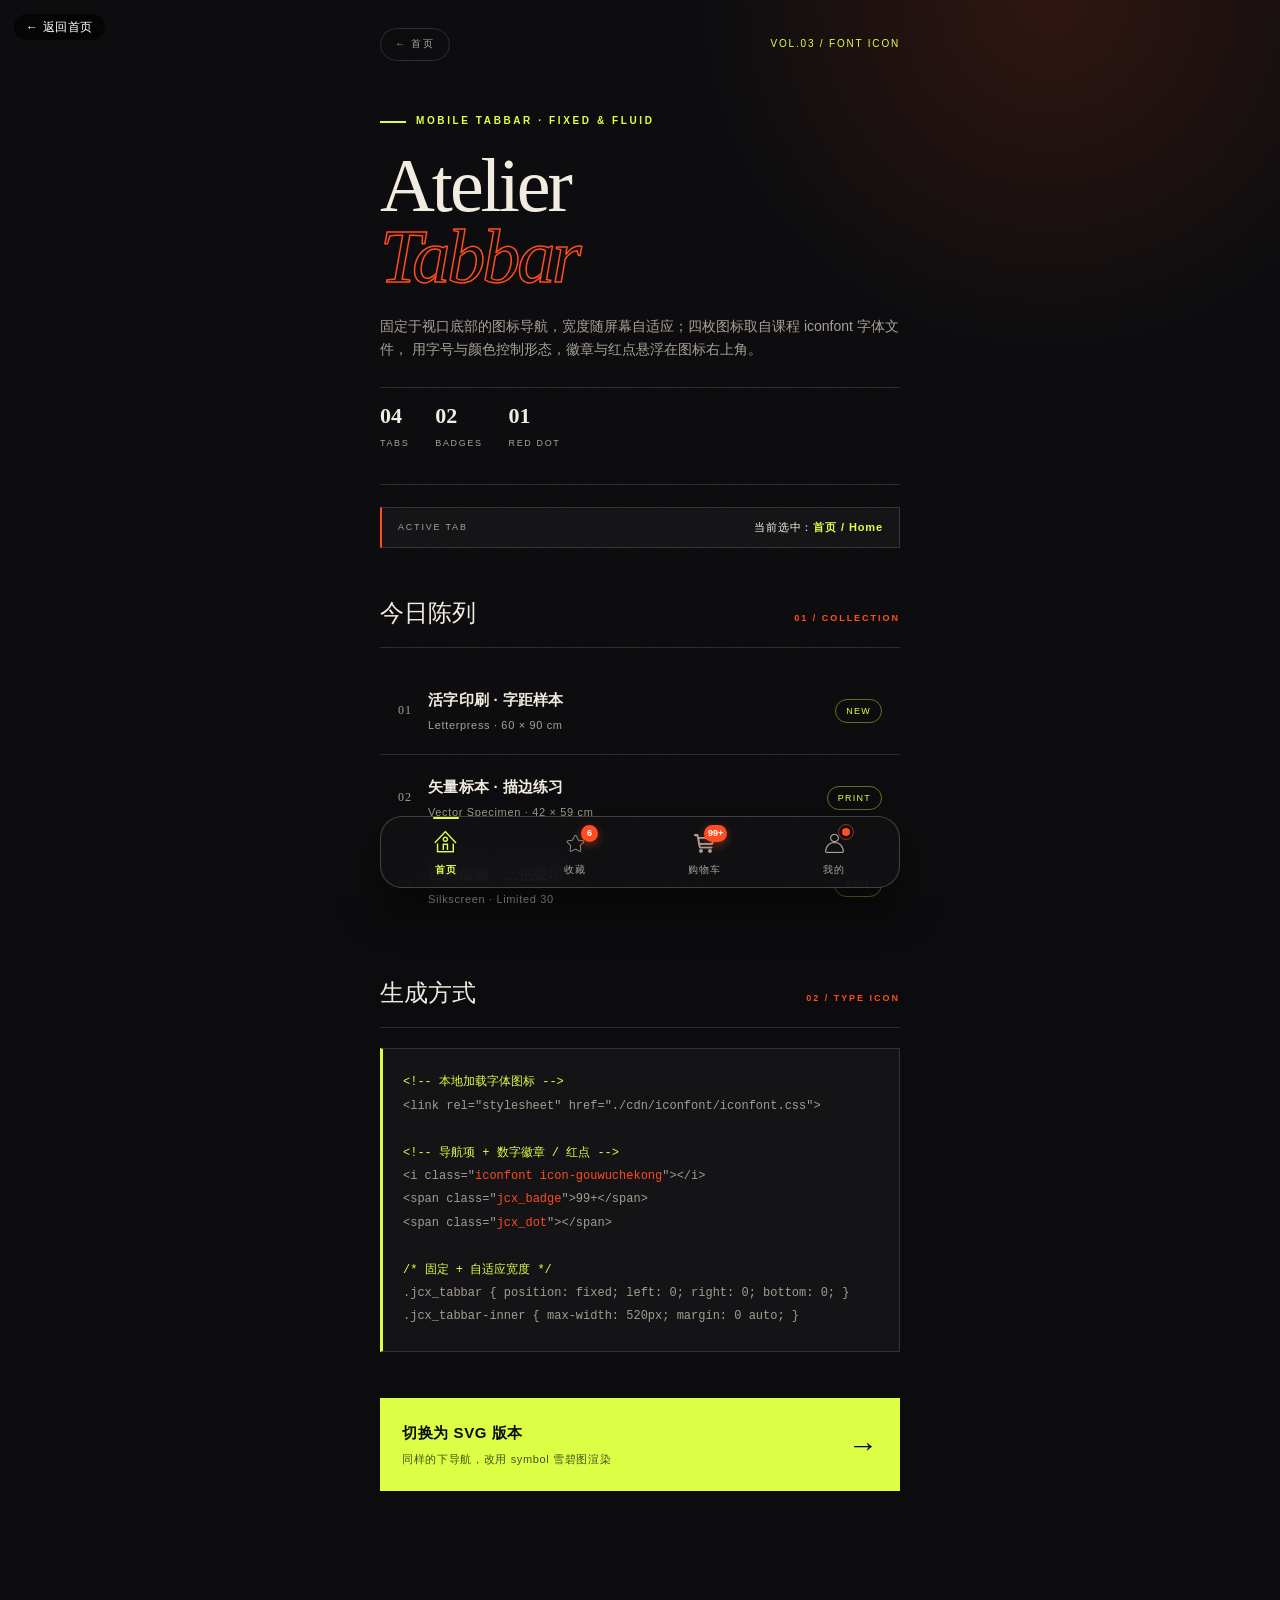
<file: iconfont-3.html>
<!DOCTYPE html>
<html lang="zh-CN">

<head>
    <meta charset="UTF-8">
    <meta name="viewport" content="width=device-width, initial-scale=1.0, viewport-fit=cover">
    <meta name="theme-color" content="#0c0c0e">
    <meta name="description" content="移动端固定底部导航 · 字体图标版 · 高级网页设计课堂实践">
    <title>Atelier Tabbar · 字体图标底部导航</title>
    <link rel="stylesheet" href="./cdn/iconfont/iconfont.css">
    <style>
        :root {
            --jcx_ink: #0c0c0e;
            --jcx_panel: #141417;
            --jcx_panel-2: #1b1b20;
            --jcx_chalk: #f2ebdf;
            --jcx_dim: #a49c90;
            --jcx_vermilion: #ff4a1f;
            --jcx_acid: #dcff45;
            --jcx_line: rgba(242, 235, 223, 0.14);
        }

        * {
            box-sizing: border-box;
        }

        html {
            scroll-behavior: smooth;
        }

        body {
            margin: 0;
            color: var(--jcx_chalk);
            background:
                radial-gradient(circle at 82% 0%, rgba(255, 74, 31, 0.14), transparent 22rem),
                var(--jcx_ink);
            font-family: "Helvetica Neue", "Microsoft YaHei", "PingFang SC", sans-serif;
            line-height: 1.65;
            -webkit-font-smoothing: antialiased;
        }

        body::after {
            position: fixed;
            inset: 0;
            z-index: 120;
            content: "";
            pointer-events: none;
            opacity: 0.3;
            background-image: url("data:image/svg+xml,%3Csvg xmlns='http://www.w3.org/2000/svg' width='160' height='160'%3E%3Cfilter id='n'%3E%3CfeTurbulence type='fractalNoise' baseFrequency='0.8' numOctaves='3'/%3E%3C/filter%3E%3Crect width='160' height='160' filter='url(%23n)' opacity='0.5'/%3E%3C/svg%3E");
            mix-blend-mode: overlay;
        }

        a {
            color: inherit;
            text-decoration: none;
        }

        .jcx_screen {
            width: 100%;
            max-width: 560px;
            margin: 0 auto;
            padding: 0 20px 128px;
        }

        /* ---------- 顶部 ---------- */
        .jcx_topbar {
            display: flex;
            align-items: center;
            justify-content: space-between;
            gap: 14px;
            padding: 20px 0 0;
            font-size: 10px;
            letter-spacing: 0.18em;
            text-transform: uppercase;
        }

        .jcx_back {
            display: inline-flex;
            align-items: center;
            gap: 8px;
            padding: 7px 14px;
            color: var(--jcx_dim);
            border: 1px solid var(--jcx_line);
            border-radius: 999px;
            transition: color 180ms ease, border-color 180ms ease;
        }

        .jcx_back:hover {
            color: var(--jcx_chalk);
            border-color: rgba(242, 235, 223, 0.42);
        }

        .jcx_vol {
            color: var(--jcx_acid);
        }

        /* ---------- 主视觉 ---------- */
        .jcx_hero {
            padding: 44px 0 30px;
            border-bottom: 1px solid var(--jcx_line);
        }

        .jcx_kicker {
            display: inline-flex;
            align-items: center;
            gap: 10px;
            margin: 0 0 20px;
            color: var(--jcx_acid);
            font-size: 10px;
            font-weight: 700;
            letter-spacing: 0.26em;
            text-transform: uppercase;
        }

        .jcx_kicker::before {
            width: 26px;
            height: 2px;
            content: "";
            background: var(--jcx_acid);
        }

        .jcx_title {
            margin: 0;
            font-family: Georgia, "Times New Roman", "Songti SC", serif;
            font-size: clamp(46px, 16vw, 76px);
            font-weight: 400;
            line-height: 0.94;
            letter-spacing: -0.04em;
        }

        .jcx_title em {
            display: block;
            color: transparent;
            -webkit-text-stroke: 1.5px var(--jcx_vermilion);
            font-style: italic;
        }

        .jcx_lede {
            margin: 22px 0 0;
            color: var(--jcx_dim);
            font-size: 14px;
        }

        .jcx_meta-row {
            display: flex;
            gap: 26px;
            margin-top: 26px;
            padding-top: 16px;
            border-top: 1px solid var(--jcx_line);
        }

        .jcx_meta strong {
            display: block;
            font-family: Georgia, serif;
            font-size: 22px;
            line-height: 1.1;
        }

        .jcx_meta span {
            color: var(--jcx_dim);
            font-size: 9px;
            letter-spacing: 0.18em;
            text-transform: uppercase;
        }

        /* ---------- 状态条 ---------- */
        .jcx_status {
            display: flex;
            align-items: center;
            justify-content: space-between;
            gap: 12px;
            margin: 22px 0 0;
            padding: 10px 16px;
            border: 1px solid var(--jcx_line);
            border-left: 2px solid var(--jcx_vermilion);
            background: var(--jcx_panel);
            font-size: 11px;
            letter-spacing: 0.08em;
        }

        .jcx_status span:first-child {
            color: var(--jcx_dim);
            font-size: 9px;
            letter-spacing: 0.2em;
            text-transform: uppercase;
        }

        .jcx_status b {
            color: var(--jcx_acid);
            font-weight: 600;
        }

        /* ---------- 分区 ---------- */
        .jcx_section {
            padding: 46px 0 0;
        }

        .jcx_section-head {
            display: flex;
            align-items: baseline;
            justify-content: space-between;
            gap: 16px;
            padding-bottom: 14px;
            border-bottom: 1px solid var(--jcx_line);
        }

        .jcx_section-head h2 {
            margin: 0;
            font-family: Georgia, "Times New Roman", "Songti SC", serif;
            font-size: 24px;
            font-weight: 400;
        }

        .jcx_section-head span {
            color: var(--jcx_vermilion);
            font-size: 9px;
            font-weight: 700;
            letter-spacing: 0.22em;
            text-transform: uppercase;
        }

        /* ---------- 作品卡 ---------- */
        .jcx_list {
            display: grid;
            gap: 1px;
            margin-top: 20px;
            background: var(--jcx_line);
        }

        .jcx_item {
            display: grid;
            grid-template-columns: auto 1fr auto;
            align-items: center;
            gap: 16px;
            padding: 20px 18px;
            background: var(--jcx_ink);
            transition: background 200ms ease;
        }

        .jcx_item:hover {
            background: var(--jcx_panel-2);
        }

        .jcx_item-index {
            color: var(--jcx_dim);
            font-family: Georgia, serif;
            font-size: 12px;
            letter-spacing: 0.08em;
        }

        .jcx_item h3 {
            margin: 0;
            font-size: 15px;
            font-weight: 600;
            letter-spacing: 0.02em;
        }

        .jcx_item p {
            margin: 3px 0 0;
            color: var(--jcx_dim);
            font-size: 11px;
            letter-spacing: 0.06em;
        }

        .jcx_item-tag {
            padding: 4px 10px;
            color: var(--jcx_acid);
            border: 1px solid rgba(220, 255, 69, 0.4);
            border-radius: 999px;
            font-size: 9px;
            letter-spacing: 0.14em;
            text-transform: uppercase;
        }

        /* ---------- 代码块 ---------- */
        .jcx_code {
            margin: 20px 0 0;
            padding: 22px 20px;
            color: var(--jcx_dim);
            border: 1px solid var(--jcx_line);
            border-left: 3px solid var(--jcx_acid);
            background: var(--jcx_panel);
            font-family: Consolas, "Courier New", monospace;
            font-size: 12px;
            line-height: 1.95;
            overflow-x: auto;
            white-space: pre;
        }

        .jcx_code b {
            color: var(--jcx_acid);
            font-weight: 400;
        }

        .jcx_code em {
            color: var(--jcx_vermilion);
            font-style: normal;
        }

        /* ---------- 跳转卡 ---------- */
        .jcx_switch {
            display: flex;
            align-items: center;
            justify-content: space-between;
            gap: 16px;
            margin-top: 46px;
            padding: 22px 22px;
            color: var(--jcx_ink);
            background: var(--jcx_acid);
            transition: transform 200ms ease;
        }

        .jcx_switch:hover {
            transform: translateY(-3px);
        }

        .jcx_switch h3 {
            margin: 0;
            font-size: 15px;
            font-weight: 800;
            letter-spacing: 0.04em;
        }

        .jcx_switch p {
            margin: 4px 0 0;
            font-size: 11px;
            letter-spacing: 0.06em;
            opacity: 0.72;
        }

        .jcx_switch-mark {
            font-family: Georgia, serif;
            font-size: 30px;
        }

        /* ---------- 底部导航 ---------- */
        .jcx_tabbar {
            position: fixed;
            right: 0;
            bottom: 0;
            left: 0;
            z-index: 110;
            padding: 0 14px calc(12px + env(safe-area-inset-bottom));
            pointer-events: none;
        }

        .jcx_tabbar-inner {
            display: grid;
            grid-template-columns: repeat(4, minmax(0, 1fr));
            width: 100%;
            max-width: 520px;
            margin: 0 auto;
            border: 1px solid rgba(242, 235, 223, 0.22);
            border-radius: 22px;
            background: rgba(16, 16, 19, 0.9);
            box-shadow: 0 18px 40px rgba(0, 0, 0, 0.55);
            backdrop-filter: blur(18px);
            pointer-events: auto;
        }

        .jcx_tab {
            position: relative;
            display: flex;
            flex-direction: column;
            align-items: center;
            justify-content: center;
            gap: 5px;
            padding: 11px 4px 10px;
            color: var(--jcx_dim);
            border: 0;
            background: transparent;
            font-family: inherit;
            cursor: pointer;
            transition: color 200ms ease;
            -webkit-tap-highlight-color: transparent;
        }

        .jcx_tab:first-child {
            border-radius: 20px 0 0 20px;
        }

        .jcx_tab:last-child {
            border-radius: 0 20px 20px 0;
        }

        .jcx_tab-iconwrap {
            position: relative;
            display: grid;
            width: 34px;
            height: 30px;
            place-items: center;
        }

        .jcx_tab-icon {
            font-size: 21px;
            line-height: 1;
            transition: transform 240ms cubic-bezier(0.2, 0.9, 0.2, 1), color 200ms ease;
        }

        .jcx_tab-label {
            font-size: 10px;
            letter-spacing: 0.1em;
        }

        .jcx_tab:hover {
            color: var(--jcx_chalk);
        }

        .jcx_tab.jcx_active {
            color: var(--jcx_chalk);
        }

        .jcx_tab.jcx_active .jcx_tab-icon {
            color: var(--jcx_acid);
            transform: translateY(-2px) scale(1.08);
        }

        .jcx_tab.jcx_active .jcx_tab-label {
            color: var(--jcx_acid);
            font-weight: 700;
        }

        .jcx_tab.jcx_active::before {
            position: absolute;
            top: 0;
            left: 50%;
            width: 26px;
            height: 2px;
            content: "";
            background: var(--jcx_acid);
            border-radius: 2px;
            transform: translateX(-50%);
            animation: jcx_grow 300ms ease;
        }

        @keyframes jcx_grow {
            from {
                width: 0;
                opacity: 0;
            }

            to {
                width: 26px;
                opacity: 1;
            }
        }

        /* ---------- 徽章与红点 ---------- */
        .jcx_badge {
            position: absolute;
            top: -3px;
            right: -6px;
            display: grid;
            min-width: 17px;
            height: 17px;
            padding: 0 4px;
            place-items: center;
            color: #fff;
            background: var(--jcx_vermilion);
            border-radius: 999px;
            font-size: 9px;
            font-weight: 700;
            line-height: 1;
            letter-spacing: 0;
            box-shadow: 0 3px 10px rgba(255, 74, 31, 0.42);
            animation: jcx_pop 500ms cubic-bezier(0.2, 1.4, 0.4, 1) both;
        }

        .jcx_dot {
            position: absolute;
            top: 0;
            right: 1px;
            width: 8px;
            height: 8px;
            background: var(--jcx_vermilion);
            border-radius: 50%;
            box-shadow: 0 0 0 2px var(--jcx_ink);
        }

        .jcx_dot::after {
            position: absolute;
            inset: -4px;
            content: "";
            border: 1px solid rgba(255, 74, 31, 0.55);
            border-radius: 50%;
            animation: jcx_pulse 1.8s ease-out infinite;
        }

        @keyframes jcx_pop {
            from {
                opacity: 0;
                transform: scale(0.4);
            }

            to {
                opacity: 1;
                transform: scale(1);
            }
        }

        @keyframes jcx_pulse {
            0% {
                opacity: 0.7;
                transform: scale(0.6);
            }

            70% {
                opacity: 0;
                transform: scale(1.6);
            }

            100% {
                opacity: 0;
                transform: scale(1.6);
            }
        }

        /* ---------- 入场 ---------- */
        .jcx_rise {
            opacity: 0;
            transform: translateY(18px);
            transition: opacity 650ms ease, transform 650ms cubic-bezier(0.2, 0.8, 0.2, 1);
        }

        .jcx_rise.jcx_in {
            opacity: 1;
            transform: translateY(0);
        }

        @media (min-width: 640px) {
            .jcx_screen {
                padding-top: 8px;
            }
        }

        @media (prefers-reduced-motion: reduce) {
            .jcx_rise,
            .jcx_badge,
            .jcx_tab-icon {
                transition: none;
                animation: none;
                opacity: 1;
                transform: none;
            }
        }
    </style>
</head>

<body>
    <div class="jcx_screen">
        <header class="jcx_topbar">
            <a class="jcx_back" href="../the-best-ever/index.html">← 首页</a>
            <span class="jcx_vol">Vol.03 / Font Icon</span>
        </header>

        <section class="jcx_hero jcx_rise" aria-labelledby="jcx_page-title">
            <p class="jcx_kicker">Mobile Tabbar · Fixed &amp; Fluid</p>
            <h1 class="jcx_title" id="jcx_page-title">
                Atelier
                <em>Tabbar</em>
            </h1>
            <p class="jcx_lede">
                固定于视口底部的图标导航，宽度随屏幕自适应；四枚图标取自课程 iconfont 字体文件，
                用字号与颜色控制形态，徽章与红点悬浮在图标右上角。
            </p>
            <div class="jcx_meta-row">
                <div class="jcx_meta"><strong>04</strong><span>Tabs</span></div>
                <div class="jcx_meta"><strong>02</strong><span>Badges</span></div>
                <div class="jcx_meta"><strong>01</strong><span>Red Dot</span></div>
            </div>
        </section>

        <div class="jcx_status jcx_rise">
            <span>Active Tab</span>
            <span>当前选中：<b id="jcx_tab-status">首页 / Home</b></span>
        </div>

        <section class="jcx_section jcx_rise" aria-labelledby="jcx_collection-title">
            <div class="jcx_section-head">
                <h2 id="jcx_collection-title">今日陈列</h2>
                <span>01 / Collection</span>
            </div>

            <div class="jcx_list">
                <article class="jcx_item">
                    <span class="jcx_item-index">01</span>
                    <div>
                        <h3>活字印刷 · 字距样本</h3>
                        <p>Letterpress · 60 × 90 cm</p>
                    </div>
                    <span class="jcx_item-tag">New</span>
                </article>
                <article class="jcx_item">
                    <span class="jcx_item-index">02</span>
                    <div>
                        <h3>矢量标本 · 描边练习</h3>
                        <p>Vector Specimen · 42 × 59 cm</p>
                    </div>
                    <span class="jcx_item-tag">Print</span>
                </article>
                <article class="jcx_item">
                    <span class="jcx_item-index">03</span>
                    <div>
                        <h3>丝网版画 · 三色叠印</h3>
                        <p>Silkscreen · Limited 30</p>
                    </div>
                    <span class="jcx_item-tag">Edit</span>
                </article>
            </div>
        </section>

        <section class="jcx_section jcx_rise" aria-labelledby="jcx_code-title">
            <div class="jcx_section-head">
                <h2 id="jcx_code-title">生成方式</h2>
                <span>02 / Type Icon</span>
            </div>

            <pre class="jcx_code"><b>&lt;!-- 本地加载字体图标 --&gt;</b>
&lt;link rel="stylesheet" href="./cdn/iconfont/iconfont.css"&gt;

<b>&lt;!-- 导航项 + 数字徽章 / 红点 --&gt;</b>
&lt;i class="<em>iconfont icon-gouwuchekong</em>"&gt;&lt;/i&gt;
&lt;span class="<em>jcx_badge</em>"&gt;99+&lt;/span&gt;
&lt;span class="<em>jcx_dot</em>"&gt;&lt;/span&gt;

<b>/* 固定 + 自适应宽度 */</b>
.jcx_tabbar { position: fixed; left: 0; right: 0; bottom: 0; }
.jcx_tabbar-inner { max-width: 520px; margin: 0 auto; }</pre>
        </section>

        <a class="jcx_switch jcx_rise" href="./iconfont-4.html">
            <div>
                <h3>切换为 SVG 版本</h3>
                <p>同样的下导航，改用 symbol 雪碧图渲染</p>
            </div>
            <span class="jcx_switch-mark" aria-hidden="true">→</span>
        </a>
    </div>

    <nav class="jcx_tabbar" aria-label="底部主导航">
        <div class="jcx_tabbar-inner">
            <button class="jcx_tab jcx_active" type="button" data-jcx-tab="首页 / Home">
                <span class="jcx_tab-iconwrap">
                    <i class="iconfont icon-shouye jcx_tab-icon" aria-hidden="true"></i>
                </span>
                <span class="jcx_tab-label">首页</span>
            </button>
            <button class="jcx_tab" type="button" data-jcx-tab="收藏 / Saved">
                <span class="jcx_tab-iconwrap">
                    <i class="iconfont icon-shoucang jcx_tab-icon" aria-hidden="true"></i>
                    <span class="jcx_badge" aria-hidden="true">6</span>
                </span>
                <span class="jcx_tab-label">收藏</span>
            </button>
            <button class="jcx_tab" type="button" data-jcx-tab="购物车 / Cart">
                <span class="jcx_tab-iconwrap">
                    <i class="iconfont icon-gouwuchekong jcx_tab-icon" aria-hidden="true"></i>
                    <span class="jcx_badge" aria-hidden="true">99+</span>
                </span>
                <span class="jcx_tab-label">购物车</span>
            </button>
            <button class="jcx_tab" type="button" data-jcx-tab="我的 / Me">
                <span class="jcx_tab-iconwrap">
                    <i class="iconfont icon-wode jcx_tab-icon" aria-hidden="true"></i>
                    <span class="jcx_dot" aria-hidden="true"></span>
                </span>
                <span class="jcx_tab-label">我的</span>
            </button>
        </div>
    </nav>

    <script>
        const jcx_tabButtons = document.querySelectorAll(".jcx_tab");
        const jcx_tabStatus = document.getElementById("jcx_tab-status");

        jcx_tabButtons.forEach(function (jcx_button) {
            jcx_button.addEventListener("click", function () {
                jcx_tabButtons.forEach(function (jcx_item) {
                    jcx_item.classList.remove("jcx_active");
                });
                jcx_button.classList.add("jcx_active");
                jcx_tabStatus.textContent = jcx_button.dataset.jcxTab;

                const jcx_badge = jcx_button.querySelector(".jcx_badge");
                if (jcx_badge) {
                    jcx_badge.style.animation = "none";
                    void jcx_badge.offsetWidth;
                    jcx_badge.style.animation = "";
                }
            });
        });

        const jcx_revealObserver = new IntersectionObserver(function (jcx_entries) {
            jcx_entries.forEach(function (jcx_entry) {
                if (jcx_entry.isIntersecting) {
                    jcx_entry.target.classList.add("jcx_in");
                    jcx_revealObserver.unobserve(jcx_entry.target);
                }
            });
        }, { threshold: 0.1 });

        document.querySelectorAll(".jcx_rise").forEach(function (jcx_element) {
            jcx_revealObserver.observe(jcx_element);
        });
    </script>
    <!-- 鞠传祥 —— 返回首页导航 -->
    <a class="jcx_home_link" href="./the-best-ever/index.html" style="position: fixed; left: 14px; top: 14px; z-index: 99; padding: 6px 12px; border-radius: 999px; background: rgba(0,0,0,.62); color: #fff; font: 12px/1.2 'Microsoft YaHei', sans-serif; text-decoration: none; letter-spacing: .05em;">← 返回首页</a>
</body>

</html>
</file>
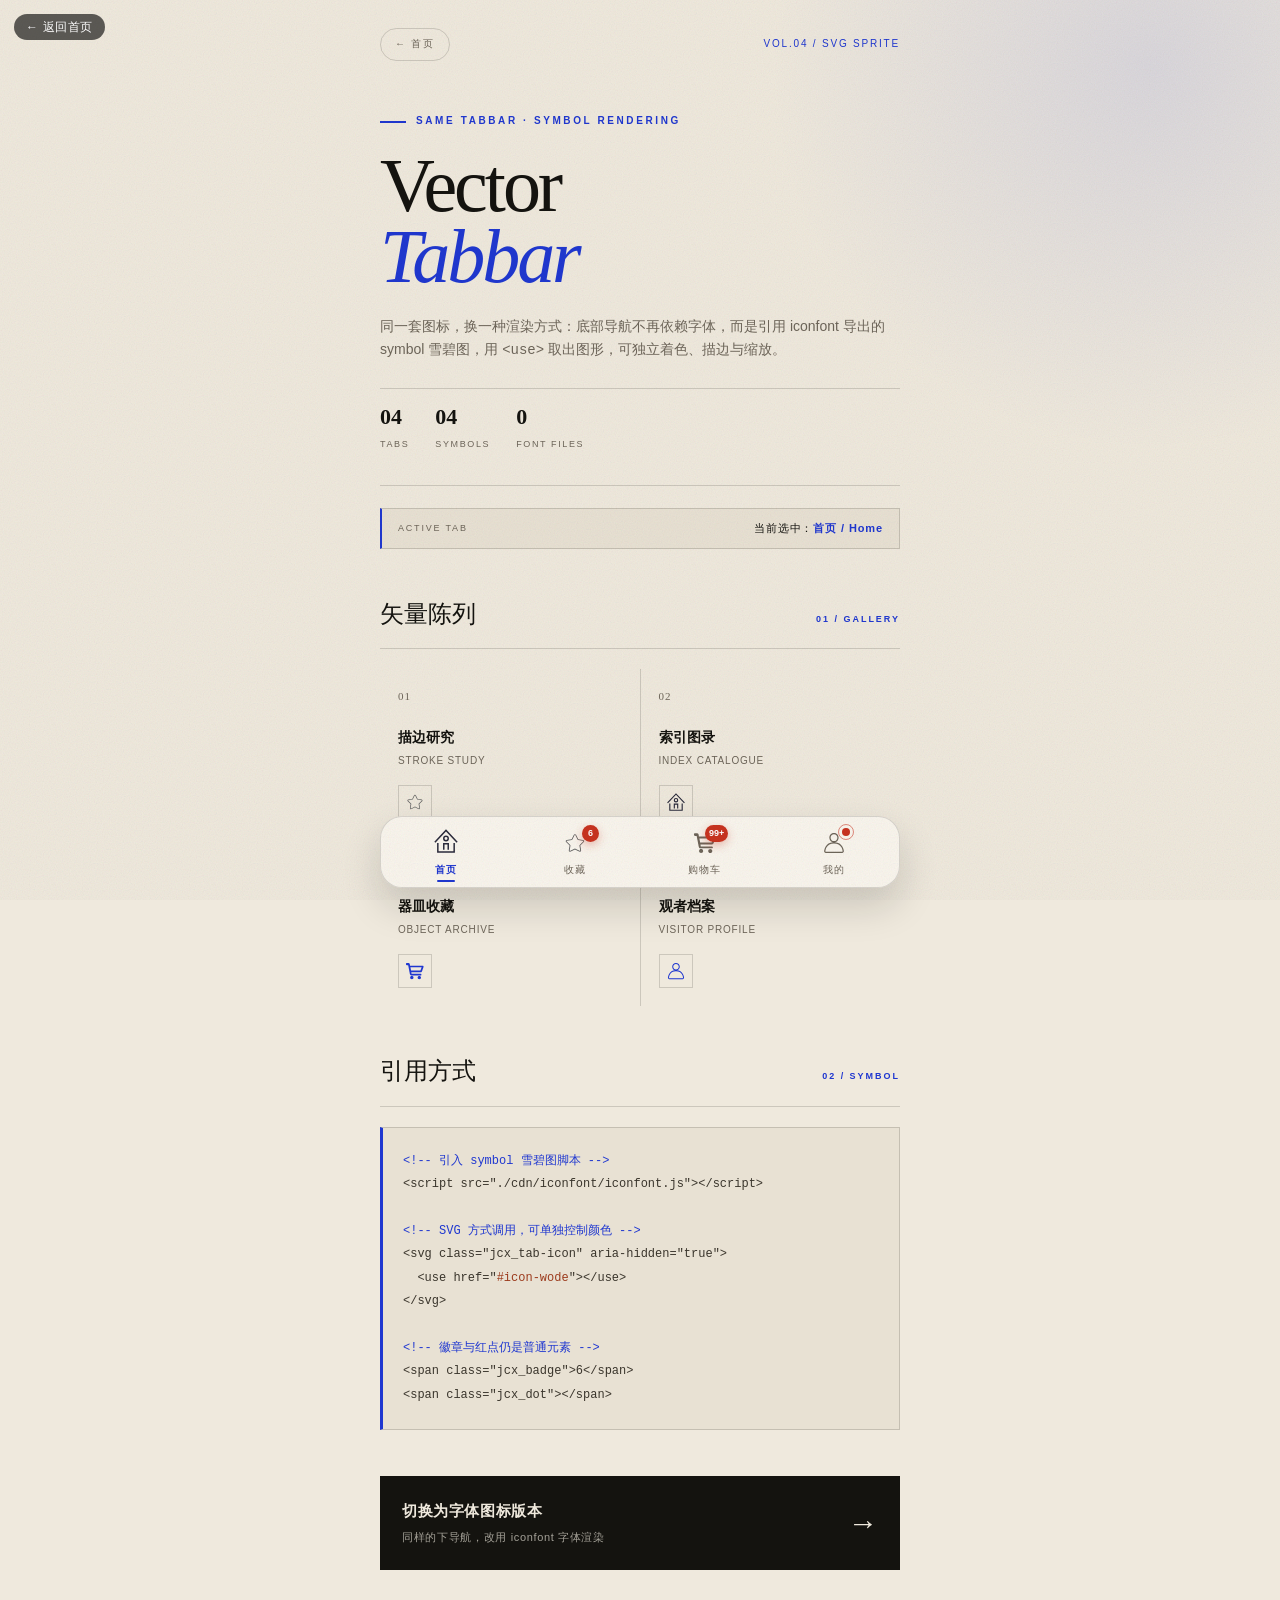
<file: iconfont-4.html>
<!DOCTYPE html>
<html lang="zh-CN">

<head>
    <meta charset="UTF-8">
    <meta name="viewport" content="width=device-width, initial-scale=1.0, viewport-fit=cover">
    <meta name="theme-color" content="#efe9dd">
    <meta name="description" content="移动端固定底部导航 · SVG symbol 版 · 高级网页设计课堂实践">
    <title>Vector Tabbar · SVG 底部导航</title>
    <style>
        :root {
            --jcx_paper: #efe9dd;
            --jcx_paper-deep: #e5ddcd;
            --jcx_ink: #14130f;
            --jcx_dim: #6d6559;
            --jcx_cobalt: #1f37d0;
            --jcx_crimson: #c8321f;
            --jcx_line: rgba(20, 19, 15, 0.16);
        }

        * {
            box-sizing: border-box;
        }

        html {
            scroll-behavior: smooth;
        }

        body {
            margin: 0;
            color: var(--jcx_ink);
            background:
                radial-gradient(circle at 90% 4%, rgba(31, 55, 208, 0.1), transparent 24rem),
                var(--jcx_paper);
            font-family: "Helvetica Neue", "Microsoft YaHei", "PingFang SC", sans-serif;
            line-height: 1.65;
            -webkit-font-smoothing: antialiased;
        }

        body::after {
            position: fixed;
            inset: 0;
            z-index: 120;
            content: "";
            pointer-events: none;
            opacity: 0.2;
            background-image: url("data:image/svg+xml,%3Csvg xmlns='http://www.w3.org/2000/svg' width='160' height='160'%3E%3Cfilter id='n'%3E%3CfeTurbulence type='fractalNoise' baseFrequency='0.85' numOctaves='3'/%3E%3C/filter%3E%3Crect width='160' height='160' filter='url(%23n)' opacity='0.6'/%3E%3C/svg%3E");
            mix-blend-mode: multiply;
        }

        a {
            color: inherit;
            text-decoration: none;
        }

        .jcx_screen {
            width: 100%;
            max-width: 560px;
            margin: 0 auto;
            padding: 0 20px 128px;
        }

        /* ---------- 顶部 ---------- */
        .jcx_topbar {
            display: flex;
            align-items: center;
            justify-content: space-between;
            gap: 14px;
            padding: 20px 0 0;
            font-size: 10px;
            letter-spacing: 0.18em;
            text-transform: uppercase;
        }

        .jcx_back {
            display: inline-flex;
            align-items: center;
            gap: 8px;
            padding: 7px 14px;
            color: var(--jcx_dim);
            border: 1px solid var(--jcx_line);
            border-radius: 999px;
            transition: color 180ms ease, border-color 180ms ease;
        }

        .jcx_back:hover {
            color: var(--jcx_ink);
            border-color: rgba(20, 19, 15, 0.42);
        }

        .jcx_vol {
            color: var(--jcx_cobalt);
        }

        /* ---------- 主视觉 ---------- */
        .jcx_hero {
            padding: 44px 0 30px;
            border-bottom: 1px solid var(--jcx_line);
        }

        .jcx_kicker {
            display: inline-flex;
            align-items: center;
            gap: 10px;
            margin: 0 0 20px;
            color: var(--jcx_cobalt);
            font-size: 10px;
            font-weight: 700;
            letter-spacing: 0.26em;
            text-transform: uppercase;
        }

        .jcx_kicker::before {
            width: 26px;
            height: 2px;
            content: "";
            background: var(--jcx_cobalt);
        }

        .jcx_title {
            margin: 0;
            font-family: Georgia, "Times New Roman", "Songti SC", serif;
            font-size: clamp(46px, 16vw, 76px);
            font-weight: 400;
            line-height: 0.94;
            letter-spacing: -0.04em;
        }

        .jcx_title em {
            display: block;
            color: var(--jcx_cobalt);
            font-style: italic;
        }

        .jcx_lede {
            margin: 22px 0 0;
            color: var(--jcx_dim);
            font-size: 14px;
        }

        .jcx_meta-row {
            display: flex;
            gap: 26px;
            margin-top: 26px;
            padding-top: 16px;
            border-top: 1px solid var(--jcx_line);
        }

        .jcx_meta strong {
            display: block;
            font-family: Georgia, serif;
            font-size: 22px;
            line-height: 1.1;
        }

        .jcx_meta span {
            color: var(--jcx_dim);
            font-size: 9px;
            letter-spacing: 0.18em;
            text-transform: uppercase;
        }

        /* ---------- 状态条 ---------- */
        .jcx_status {
            display: flex;
            align-items: center;
            justify-content: space-between;
            gap: 12px;
            margin: 22px 0 0;
            padding: 10px 16px;
            border: 1px solid var(--jcx_line);
            border-left: 2px solid var(--jcx_cobalt);
            background: rgba(229, 221, 205, 0.6);
            font-size: 11px;
            letter-spacing: 0.08em;
        }

        .jcx_status span:first-child {
            color: var(--jcx_dim);
            font-size: 9px;
            letter-spacing: 0.2em;
            text-transform: uppercase;
        }

        .jcx_status b {
            color: var(--jcx_cobalt);
            font-weight: 600;
        }

        /* ---------- 分区 ---------- */
        .jcx_section {
            padding: 46px 0 0;
        }

        .jcx_section-head {
            display: flex;
            align-items: baseline;
            justify-content: space-between;
            gap: 16px;
            padding-bottom: 14px;
            border-bottom: 1px solid var(--jcx_line);
        }

        .jcx_section-head h2 {
            margin: 0;
            font-family: Georgia, "Times New Roman", "Songti SC", serif;
            font-size: 24px;
            font-weight: 400;
        }

        .jcx_section-head span {
            color: var(--jcx_cobalt);
            font-size: 9px;
            font-weight: 700;
            letter-spacing: 0.22em;
            text-transform: uppercase;
        }

        /* ---------- 作品网格 ---------- */
        .jcx_gallery {
            display: grid;
            grid-template-columns: 1fr 1fr;
            gap: 1px;
            margin-top: 20px;
            background: var(--jcx_line);
        }

        .jcx_work {
            position: relative;
            display: flex;
            flex-direction: column;
            justify-content: space-between;
            min-height: 168px;
            padding: 18px;
            background: var(--jcx_paper);
            transition: background 200ms ease;
        }

        .jcx_work:hover {
            background: var(--jcx_paper-deep);
        }

        .jcx_work-num {
            color: var(--jcx_dim);
            font-family: Georgia, serif;
            font-size: 11px;
            letter-spacing: 0.1em;
        }

        .jcx_work h3 {
            margin: 0 0 4px;
            font-size: 14px;
            font-weight: 600;
        }

        .jcx_work p {
            margin: 0;
            color: var(--jcx_dim);
            font-size: 10px;
            letter-spacing: 0.08em;
            text-transform: uppercase;
        }

        .jcx_work-mark {
            display: grid;
            width: 34px;
            height: 34px;
            margin-top: 16px;
            place-items: center;
            color: var(--jcx_cobalt);
            border: 1px solid var(--jcx_line);
        }

        .jcx_work-mark svg {
            width: 18px;
            height: 18px;
            fill: currentColor;
        }

        /* ---------- 代码块 ---------- */
        .jcx_code {
            margin: 20px 0 0;
            padding: 22px 20px;
            color: #3a352c;
            border: 1px solid var(--jcx_line);
            border-left: 3px solid var(--jcx_cobalt);
            background: rgba(229, 221, 205, 0.6);
            font-family: Consolas, "Courier New", monospace;
            font-size: 12px;
            line-height: 1.95;
            overflow-x: auto;
            white-space: pre;
        }

        .jcx_code b {
            color: var(--jcx_cobalt);
            font-weight: 400;
        }

        .jcx_code em {
            color: #9c3b1d;
            font-style: normal;
        }

        /* ---------- 跳转卡 ---------- */
        .jcx_switch {
            display: flex;
            align-items: center;
            justify-content: space-between;
            gap: 16px;
            margin-top: 46px;
            padding: 22px 22px;
            color: var(--jcx_paper);
            background: var(--jcx_ink);
            transition: transform 200ms ease;
        }

        .jcx_switch:hover {
            transform: translateY(-3px);
        }

        .jcx_switch h3 {
            margin: 0;
            font-size: 15px;
            font-weight: 800;
            letter-spacing: 0.04em;
        }

        .jcx_switch p {
            margin: 4px 0 0;
            color: rgba(239, 233, 221, 0.66);
            font-size: 11px;
            letter-spacing: 0.06em;
        }

        .jcx_switch-mark {
            font-family: Georgia, serif;
            font-size: 30px;
        }

        /* ---------- 底部导航 ---------- */
        .jcx_tabbar {
            position: fixed;
            right: 0;
            bottom: 0;
            left: 0;
            z-index: 110;
            padding: 0 14px calc(12px + env(safe-area-inset-bottom));
            pointer-events: none;
        }

        .jcx_tabbar-inner {
            display: grid;
            grid-template-columns: repeat(4, minmax(0, 1fr));
            width: 100%;
            max-width: 520px;
            margin: 0 auto;
            border: 1px solid rgba(20, 19, 15, 0.14);
            border-radius: 22px;
            background: rgba(250, 246, 238, 0.92);
            box-shadow: 0 18px 38px rgba(20, 19, 15, 0.16);
            backdrop-filter: blur(18px);
            pointer-events: auto;
        }

        .jcx_tab {
            position: relative;
            display: flex;
            flex-direction: column;
            align-items: center;
            justify-content: center;
            gap: 5px;
            padding: 11px 4px 10px;
            color: var(--jcx_dim);
            border: 0;
            background: transparent;
            font-family: inherit;
            cursor: pointer;
            transition: color 200ms ease;
            -webkit-tap-highlight-color: transparent;
        }

        .jcx_tab:first-child {
            border-radius: 20px 0 0 20px;
        }

        .jcx_tab:last-child {
            border-radius: 0 20px 20px 0;
        }

        .jcx_tab-iconwrap {
            position: relative;
            display: grid;
            width: 34px;
            height: 30px;
            place-items: center;
        }

        .jcx_tab-icon {
            width: 22px;
            height: 22px;
            fill: currentColor;
            transition: transform 240ms cubic-bezier(0.2, 0.9, 0.2, 1);
        }

        .jcx_tab-label {
            font-size: 10px;
            letter-spacing: 0.1em;
        }

        .jcx_tab:hover {
            color: var(--jcx_ink);
        }

        .jcx_tab.jcx_active {
            color: var(--jcx_cobalt);
        }

        .jcx_tab.jcx_active .jcx_tab-icon {
            transform: translateY(-2px) scale(1.08);
        }

        .jcx_tab.jcx_active .jcx_tab-label {
            font-weight: 700;
        }

        .jcx_tab.jcx_active::after {
            position: absolute;
            bottom: 5px;
            left: 50%;
            width: 18px;
            height: 2px;
            content: "";
            background: var(--jcx_cobalt);
            border-radius: 2px;
            transform: translateX(-50%);
            animation: jcx_grow 300ms ease;
        }

        @keyframes jcx_grow {
            from {
                width: 0;
                opacity: 0;
            }

            to {
                width: 18px;
                opacity: 1;
            }
        }

        /* ---------- 徽章与红点 ---------- */
        .jcx_badge {
            position: absolute;
            top: -3px;
            right: -7px;
            display: grid;
            min-width: 17px;
            height: 17px;
            padding: 0 4px;
            place-items: center;
            color: #fff;
            background: var(--jcx_crimson);
            border-radius: 999px;
            font-size: 9px;
            font-weight: 700;
            line-height: 1;
            letter-spacing: 0;
            box-shadow: 0 3px 10px rgba(200, 50, 31, 0.32);
            animation: jcx_pop 500ms cubic-bezier(0.2, 1.4, 0.4, 1) both;
        }

        .jcx_dot {
            position: absolute;
            top: 0;
            right: 1px;
            width: 8px;
            height: 8px;
            background: var(--jcx_crimson);
            border-radius: 50%;
            box-shadow: 0 0 0 2px rgba(250, 246, 238, 0.96);
        }

        .jcx_dot::after {
            position: absolute;
            inset: -4px;
            content: "";
            border: 1px solid rgba(200, 50, 31, 0.55);
            border-radius: 50%;
            animation: jcx_pulse 1.8s ease-out infinite;
        }

        @keyframes jcx_pop {
            from {
                opacity: 0;
                transform: scale(0.4);
            }

            to {
                opacity: 1;
                transform: scale(1);
            }
        }

        @keyframes jcx_pulse {
            0% {
                opacity: 0.7;
                transform: scale(0.6);
            }

            70% {
                opacity: 0;
                transform: scale(1.6);
            }

            100% {
                opacity: 0;
                transform: scale(1.6);
            }
        }

        /* ---------- 入场 ---------- */
        .jcx_rise {
            opacity: 0;
            transform: translateY(18px);
            transition: opacity 650ms ease, transform 650ms cubic-bezier(0.2, 0.8, 0.2, 1);
        }

        .jcx_rise.jcx_in {
            opacity: 1;
            transform: translateY(0);
        }

        @media (min-width: 640px) {
            .jcx_screen {
                padding-top: 8px;
            }
        }

        @media (prefers-reduced-motion: reduce) {
            .jcx_rise,
            .jcx_badge,
            .jcx_tab-icon {
                transition: none;
                animation: none;
                opacity: 1;
                transform: none;
            }
        }
    </style>
</head>

<body>
    <div class="jcx_screen">
        <header class="jcx_topbar">
            <a class="jcx_back" href="../the-best-ever/index.html">← 首页</a>
            <span class="jcx_vol">Vol.04 / SVG Sprite</span>
        </header>

        <section class="jcx_hero jcx_rise" aria-labelledby="jcx_page-title">
            <p class="jcx_kicker">Same Tabbar · Symbol Rendering</p>
            <h1 class="jcx_title" id="jcx_page-title">
                Vector
                <em>Tabbar</em>
            </h1>
            <p class="jcx_lede">
                同一套图标，换一种渲染方式：底部导航不再依赖字体，而是引用 iconfont 导出的
                symbol 雪碧图，用 <code>&lt;use&gt;</code> 取出图形，可独立着色、描边与缩放。
            </p>
            <div class="jcx_meta-row">
                <div class="jcx_meta"><strong>04</strong><span>Tabs</span></div>
                <div class="jcx_meta"><strong>04</strong><span>Symbols</span></div>
                <div class="jcx_meta"><strong>0</strong><span>Font Files</span></div>
            </div>
        </section>

        <div class="jcx_status jcx_rise">
            <span>Active Tab</span>
            <span>当前选中：<b id="jcx_tab-status">首页 / Home</b></span>
        </div>

        <section class="jcx_section jcx_rise" aria-labelledby="jcx_gallery-title">
            <div class="jcx_section-head">
                <h2 id="jcx_gallery-title">矢量陈列</h2>
                <span>01 / Gallery</span>
            </div>

            <div class="jcx_gallery">
                <article class="jcx_work">
                    <span class="jcx_work-num">01</span>
                    <div>
                        <h3>描边研究</h3>
                        <p>Stroke Study</p>
                        <span class="jcx_work-mark"><svg aria-hidden="true"><use href="#icon-shoucang"></use></svg></span>
                    </div>
                </article>
                <article class="jcx_work">
                    <span class="jcx_work-num">02</span>
                    <div>
                        <h3>索引图录</h3>
                        <p>Index Catalogue</p>
                        <span class="jcx_work-mark"><svg aria-hidden="true"><use href="#icon-shouye"></use></svg></span>
                    </div>
                </article>
                <article class="jcx_work">
                    <span class="jcx_work-num">03</span>
                    <div>
                        <h3>器皿收藏</h3>
                        <p>Object Archive</p>
                        <span class="jcx_work-mark"><svg aria-hidden="true"><use href="#icon-gouwuchekong"></use></svg></span>
                    </div>
                </article>
                <article class="jcx_work">
                    <span class="jcx_work-num">04</span>
                    <div>
                        <h3>观者档案</h3>
                        <p>Visitor Profile</p>
                        <span class="jcx_work-mark"><svg aria-hidden="true"><use href="#icon-wode"></use></svg></span>
                    </div>
                </article>
            </div>
        </section>

        <section class="jcx_section jcx_rise" aria-labelledby="jcx_code-title">
            <div class="jcx_section-head">
                <h2 id="jcx_code-title">引用方式</h2>
                <span>02 / Symbol</span>
            </div>

            <pre class="jcx_code"><b>&lt;!-- 引入 symbol 雪碧图脚本 --&gt;</b>
&lt;script src="./cdn/iconfont/iconfont.js"&gt;&lt;/script&gt;

<b>&lt;!-- SVG 方式调用，可单独控制颜色 --&gt;</b>
&lt;svg class="jcx_tab-icon" aria-hidden="true"&gt;
  &lt;use href="<em>#icon-wode</em>"&gt;&lt;/use&gt;
&lt;/svg&gt;

<b>&lt;!-- 徽章与红点仍是普通元素 --&gt;</b>
&lt;span class="jcx_badge"&gt;6&lt;/span&gt;
&lt;span class="jcx_dot"&gt;&lt;/span&gt;</pre>
        </section>

        <a class="jcx_switch jcx_rise" href="./iconfont-3.html">
            <div>
                <h3>切换为字体图标版本</h3>
                <p>同样的下导航，改用 iconfont 字体渲染</p>
            </div>
            <span class="jcx_switch-mark" aria-hidden="true">→</span>
        </a>
    </div>

    <nav class="jcx_tabbar" aria-label="底部主导航">
        <div class="jcx_tabbar-inner">
            <button class="jcx_tab jcx_active" type="button" data-jcx-tab="首页 / Home">
                <span class="jcx_tab-iconwrap">
                    <svg class="jcx_tab-icon" aria-hidden="true"><use href="#icon-shouye"></use></svg>
                </span>
                <span class="jcx_tab-label">首页</span>
            </button>
            <button class="jcx_tab" type="button" data-jcx-tab="收藏 / Saved">
                <span class="jcx_tab-iconwrap">
                    <svg class="jcx_tab-icon" aria-hidden="true"><use href="#icon-shoucang"></use></svg>
                    <span class="jcx_badge" aria-hidden="true">6</span>
                </span>
                <span class="jcx_tab-label">收藏</span>
            </button>
            <button class="jcx_tab" type="button" data-jcx-tab="购物车 / Cart">
                <span class="jcx_tab-iconwrap">
                    <svg class="jcx_tab-icon" aria-hidden="true"><use href="#icon-gouwuchekong"></use></svg>
                    <span class="jcx_badge" aria-hidden="true">99+</span>
                </span>
                <span class="jcx_tab-label">购物车</span>
            </button>
            <button class="jcx_tab" type="button" data-jcx-tab="我的 / Me">
                <span class="jcx_tab-iconwrap">
                    <svg class="jcx_tab-icon" aria-hidden="true"><use href="#icon-wode"></use></svg>
                    <span class="jcx_dot" aria-hidden="true"></span>
                </span>
                <span class="jcx_tab-label">我的</span>
            </button>
        </div>
    </nav>

    <script src="./cdn/iconfont/iconfont.js"></script>
    <script>
        const jcx_tabButtons = document.querySelectorAll(".jcx_tab");
        const jcx_tabStatus = document.getElementById("jcx_tab-status");

        jcx_tabButtons.forEach(function (jcx_button) {
            jcx_button.addEventListener("click", function () {
                jcx_tabButtons.forEach(function (jcx_item) {
                    jcx_item.classList.remove("jcx_active");
                });
                jcx_button.classList.add("jcx_active");
                jcx_tabStatus.textContent = jcx_button.dataset.jcxTab;

                const jcx_badge = jcx_button.querySelector(".jcx_badge");
                if (jcx_badge) {
                    jcx_badge.style.animation = "none";
                    void jcx_badge.offsetWidth;
                    jcx_badge.style.animation = "";
                }
            });
        });

        const jcx_revealObserver = new IntersectionObserver(function (jcx_entries) {
            jcx_entries.forEach(function (jcx_entry) {
                if (jcx_entry.isIntersecting) {
                    jcx_entry.target.classList.add("jcx_in");
                    jcx_revealObserver.unobserve(jcx_entry.target);
                }
            });
        }, { threshold: 0.1 });

        document.querySelectorAll(".jcx_rise").forEach(function (jcx_element) {
            jcx_revealObserver.observe(jcx_element);
        });
    </script>
    <!-- 鞠传祥 —— 返回首页导航 -->
    <a class="jcx_home_link" href="./the-best-ever/index.html" style="position: fixed; left: 14px; top: 14px; z-index: 99; padding: 6px 12px; border-radius: 999px; background: rgba(0,0,0,.62); color: #fff; font: 12px/1.2 'Microsoft YaHei', sans-serif; text-decoration: none; letter-spacing: .05em;">← 返回首页</a>
</body>

</html>
</file>
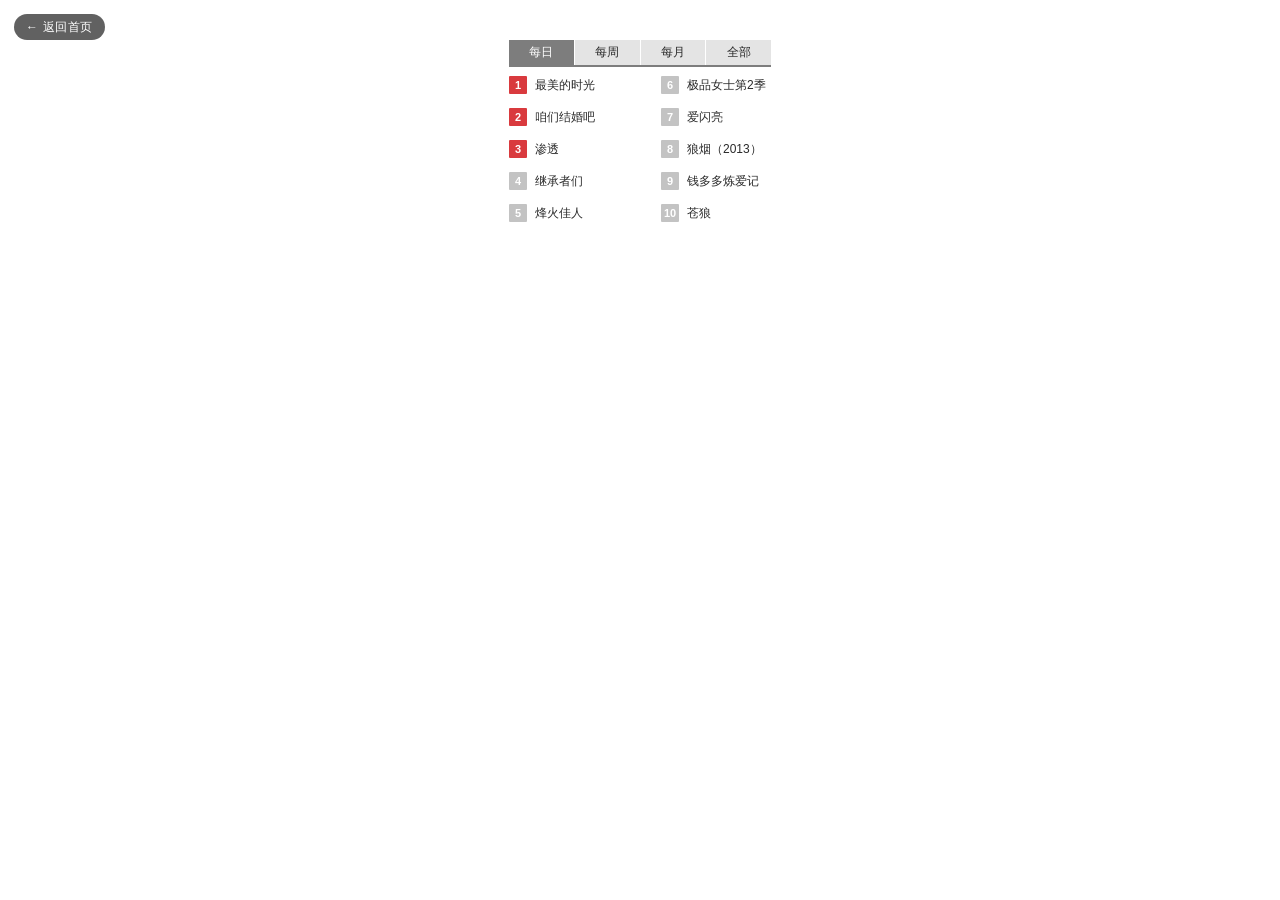
<file: ranking.html>
<!DOCTYPE html>
<html lang="zh-CN">
<head>
    <meta charset="UTF-8">
    <meta name="viewport" content="width=device-width, initial-scale=1.0">
    <title>热播榜 · 鞠传祥</title>
    <!-- 作者：鞠传祥 -->
    <style>
        /* 鞠传祥 —— 热播榜模块样式（按截图一比一还原） */
        * {
            box-sizing: border-box;
        }

        body {
            margin: 0;
            padding: 40px 0 0;
            background: #ffffff;
            font-family: "Microsoft YaHei", "PingFang SC", "Hiragino Sans GB", sans-serif;
            color: #333333;
            display: flex;
            justify-content: center;
        }

        /* 排行榜容器：宽 262px，与截图度量一致 */
        .jcx_rank {
            width: 262px;
        }

        /* 顶部四个切换标签 */
        .jcx_rank_tabs {
            display: flex;
            gap: 1px;
            height: 27px;
            background: #ffffff;
            border-bottom: 2px solid #7d7d7d;
        }

        .jcx_rank_tab {
            flex: 1 1 0;
            height: 25px;
            padding: 0;
            border: 0;
            background: #e4e4e4;
            font-family: inherit;
            font-size: 12px;
            line-height: 25px;
            color: #2a2a2a;
            text-align: center;
            cursor: pointer;
            outline: none;
        }

        /* 选中状态：深灰底 + 白字 */
        .jcx_rank_tab_active {
            background: #7d7d7d;
            color: #ffffff;
        }

        /* 榜单：左右两列，每列 5 项，单项高 32px */
        .jcx_rank_list {
            margin: 0;
            padding: 2px 0 0;
            list-style: none;
            display: grid;
            grid-template-columns: 152px 110px;
            grid-template-rows: repeat(5, 32px);
            grid-auto-flow: column;
        }

        .jcx_rank_item {
            display: flex;
            align-items: center;
            font-size: 12px;
            color: #2a2a2a;
        }

        /* 名次方块：前三名红色，其余浅灰 */
        .jcx_rank_no {
            flex: none;
            width: 18px;
            height: 18px;
            margin-right: 8px;
            background: #c3c3c3;
            color: #ffffff;
            font-size: 11px;
            font-weight: bold;
            line-height: 18px;
            text-align: center;
            border-radius: 1px;
        }

        .jcx_rank_no_top {
            background: #d93a3e;
        }

        .jcx_rank_name {
            white-space: nowrap;
            overflow: hidden;
            text-overflow: ellipsis;
        }
    </style>
</head>
<body>
    <!-- 鞠传祥 —— 页面主体 -->
    <main class="jcx_rank_wrap">
        <section class="jcx_rank" id="jcx_rank">
            <!-- 标签栏：每日 / 每周 / 每月 / 全部 -->
            <div class="jcx_rank_tabs" id="jcx_rank_tabs" role="tablist">
                <button type="button" class="jcx_rank_tab jcx_rank_tab_active" role="tab" aria-selected="true" data-jcx_key="daily">每日</button>
                <button type="button" class="jcx_rank_tab" role="tab" aria-selected="false" data-jcx_key="weekly">每周</button>
                <button type="button" class="jcx_rank_tab" role="tab" aria-selected="false" data-jcx_key="monthly">每月</button>
                <button type="button" class="jcx_rank_tab" role="tab" aria-selected="false" data-jcx_key="all">全部</button>
            </div>
            <!-- 榜单列表由脚本渲染 -->
            <ol class="jcx_rank_list" id="jcx_rank_list"></ol>
        </section>
    </main>

    <script>
        /* 鞠传祥 —— 榜单数据（对应四张截图的四个状态） */
        const jcx_data = {
            daily: [
                "最美的时光", "咱们结婚吧", "渗透", "继承者们", "烽火佳人",
                "极品女士第2季", "爱闪亮", "狼烟（2013）", "钱多多炼爱记", "苍狼"
            ],
            weekly: [
                "咱们结婚吧", "继承者们", "最美的时光", "爱闪亮", "渗透",
                "狼烟（2013）", "三十岁，你好", "钱多多炼爱记", "特种兵之火凤凰", "极品女士第2季"
            ],
            monthly: [
                "特种兵之火凤凰", "咱们结婚吧", "继承者们", "金玉满堂", "王的女人",
                "爱闪亮", "爱情面前谁怕谁", "英雄联盟", "小爸爸", "我们这拨人"
            ],
            all: [
                "永不磨灭的番号", "特种兵之火凤凰", "新还珠格格", "咱们结婚吧", "小爸爸",
                "心术", "乡村爱情5", "天天有喜", "一不小心爱上你", "夏日甜心"
            ]
        };

        /* 鞠传祥 —— 相关节点与标签顺序 */
        const jcx_tabNodes = Array.prototype.slice.call(document.querySelectorAll(".jcx_rank_tab"));
        const jcx_listNode = document.getElementById("jcx_rank_list");

        /* 鞠传祥 —— 渲染指定榜单 */
        function jcx_render(key) {
            const jcx_items = jcx_data[key] || [];
            let jcx_html = "";
            for (let jcx_i = 0; jcx_i < jcx_items.length; jcx_i++) {
                const jcx_rankNo = jcx_i + 1;
                const jcx_topClass = jcx_rankNo <= 3 ? " jcx_rank_no_top" : "";
                jcx_html += '<li class="jcx_rank_item">' +
                    '<span class="jcx_rank_no' + jcx_topClass + '">' + jcx_rankNo + '</span>' +
                    '<span class="jcx_rank_name">' + jcx_items[jcx_i] + '</span>' +
                    '</li>';
            }
            jcx_listNode.innerHTML = jcx_html;
        }

        /* 鞠传祥 —— 切换标签：同步选中态并重新渲染 */
        function jcx_switchTab(jcx_key) {
            jcx_tabNodes.forEach(function (jcx_tab) {
                const jcx_isActive = jcx_tab.getAttribute("data-jcx_key") === jcx_key;
                jcx_tab.classList.toggle("jcx_rank_tab_active", jcx_isActive);
                jcx_tab.setAttribute("aria-selected", jcx_isActive ? "true" : "false");
            });
            jcx_render(jcx_key);
        }

        /* 鞠传祥 —— 绑定点击事件 */
        jcx_tabNodes.forEach(function (jcx_tab) {
            jcx_tab.addEventListener("click", function () {
                jcx_switchTab(jcx_tab.getAttribute("data-jcx_key"));
            });
        });

        /* 鞠传祥 —— 默认展示「每日」榜单 */
        jcx_switchTab("daily");
    </script>
    <!-- 鞠传祥 —— 返回首页导航 -->
    <a class="jcx_home_link" href="./the-best-ever/index.html" style="position: fixed; left: 14px; top: 14px; z-index: 99; padding: 6px 12px; border-radius: 999px; background: rgba(0,0,0,.62); color: #fff; font: 12px/1.2 'Microsoft YaHei', sans-serif; text-decoration: none; letter-spacing: .05em;">← 返回首页</a>
</body>
</html>
</file>
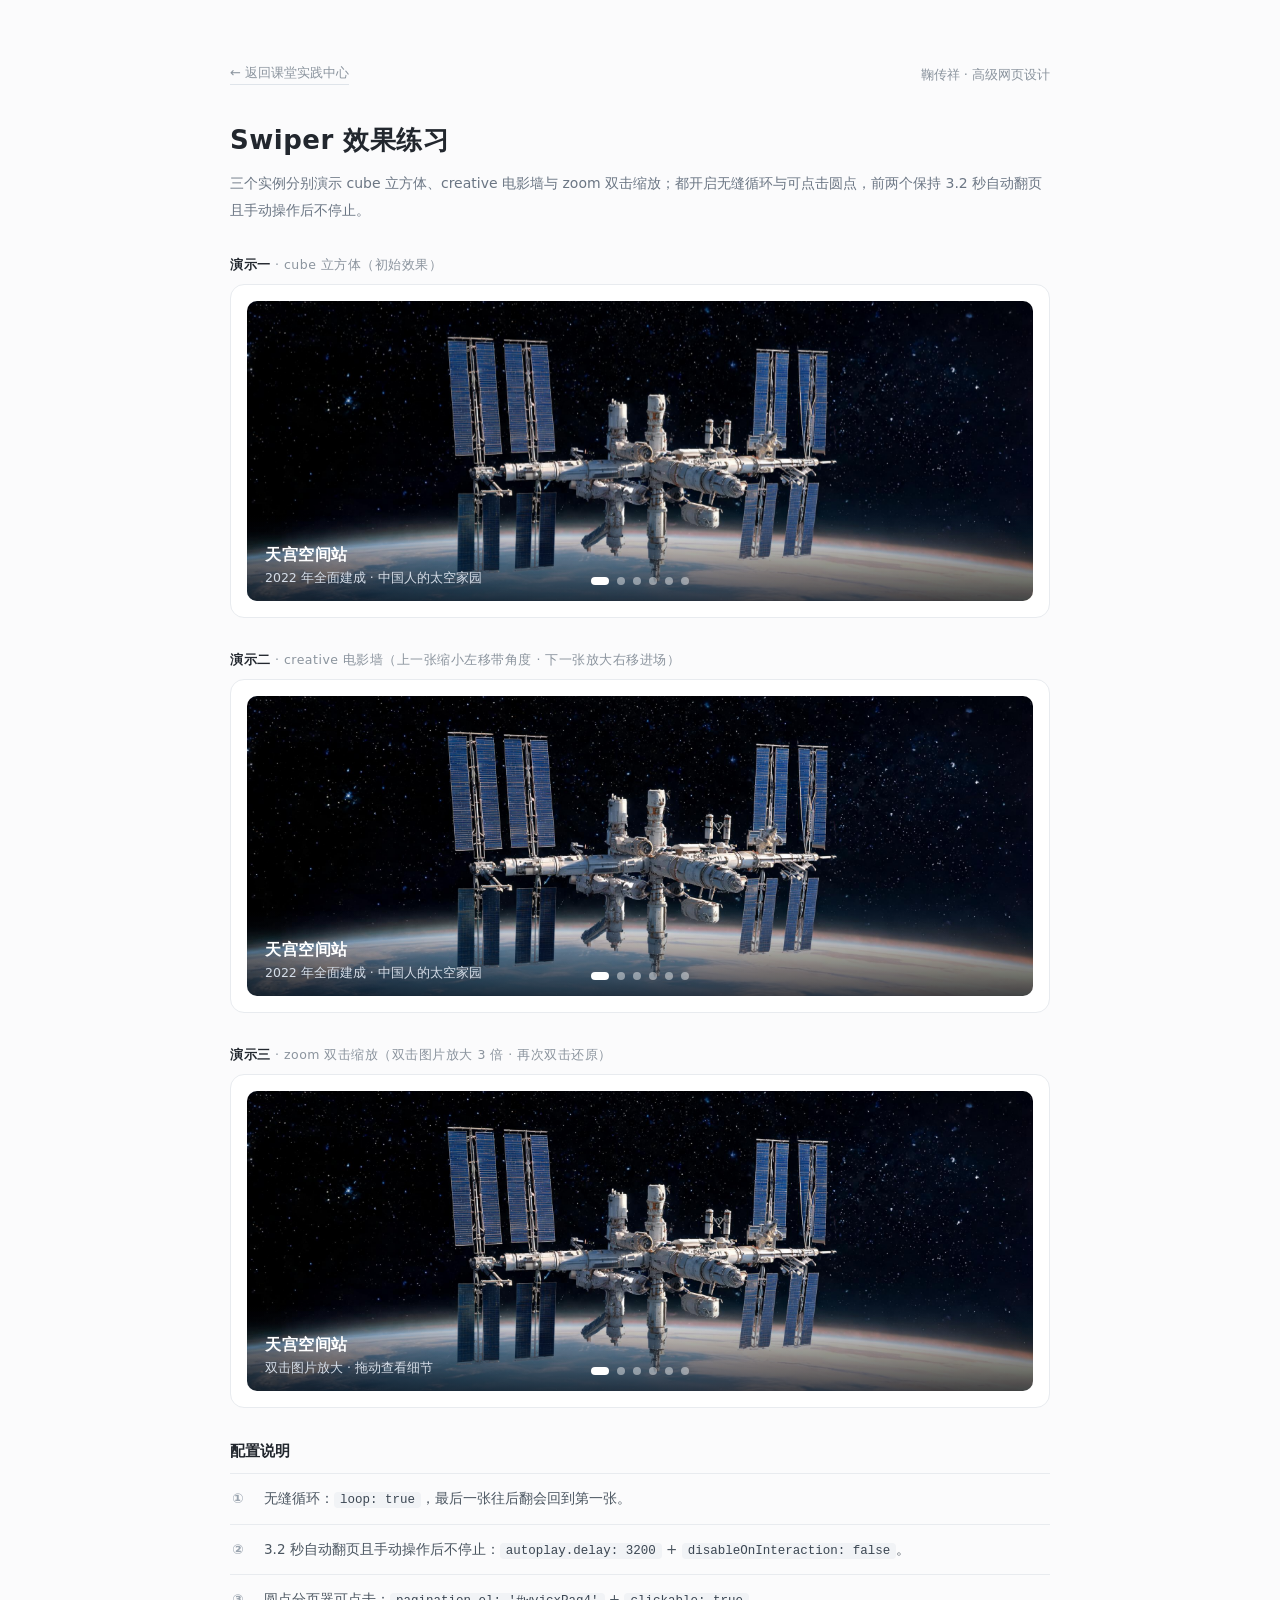
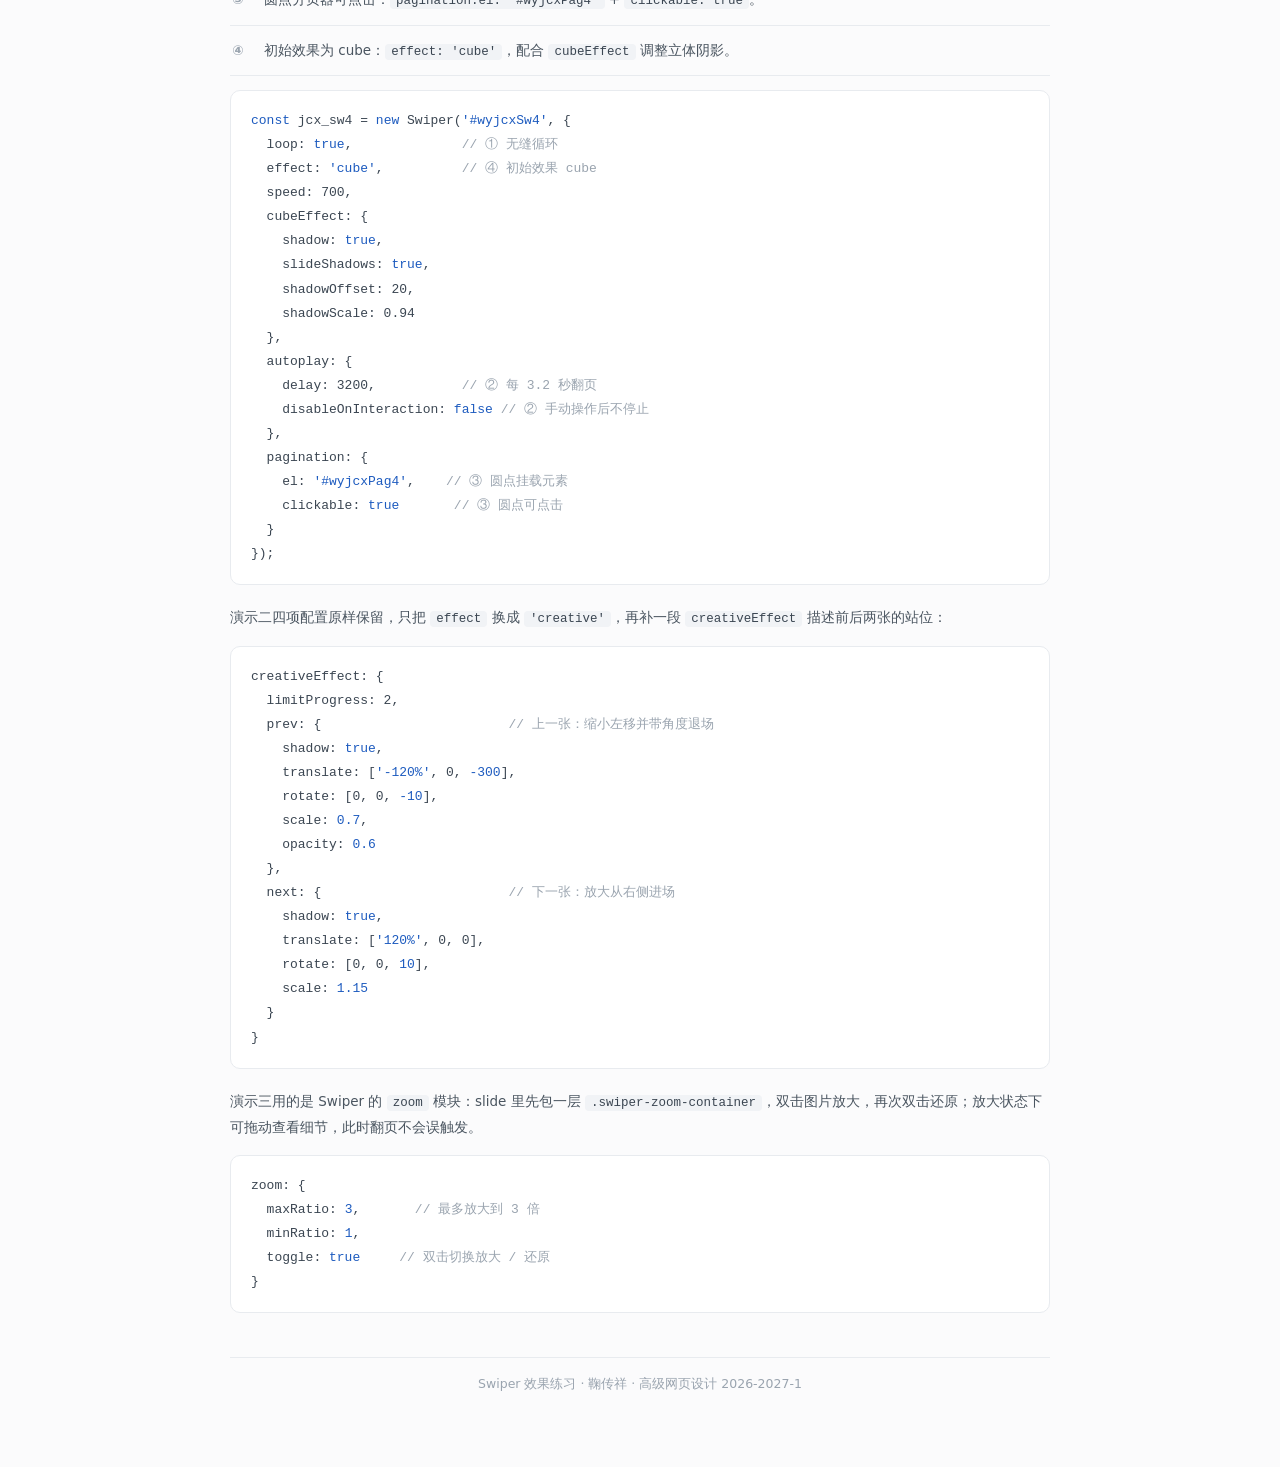
<file: swiper-cube.html>
<!DOCTYPE html>
<html lang="zh-CN">
<head>
<meta charset="UTF-8">
<meta name="viewport" content="width=device-width, initial-scale=1.0">
<title>Swiper cube 练习 · 鞠传祥</title>
<!-- 鞠传祥：Swiper cube 作业页，组件库走 CDN -->
<link rel="stylesheet" href="https://cdn.jsdelivr.net/npm/swiper@11/swiper-bundle.min.css">
<script src="https://cdn.jsdelivr.net/npm/swiper@11/swiper-bundle.min.js"></script>
<style>
  /* 鞠传祥：简约风格——白底细线，只保留必要层次 */
  *{margin:0;padding:0;box-sizing:border-box}
  .jcx_page{min-height:100vh;padding:64px 20px 80px;background:#fbfbfc;color:#22272e;
    font-family:"Microsoft YaHei","PingFang SC",system-ui,sans-serif;-webkit-font-smoothing:antialiased}
  .jcx_shell{max-width:820px;margin:0 auto}

  /* 鞠传祥：顶部返回与署名 */
  .jcx_top{display:flex;justify-content:space-between;align-items:center;margin-bottom:38px;font-size:13px;color:#8b949e}
  .jcx_top a{color:inherit;text-decoration:none;border-bottom:1px solid #dfe4ea;padding-bottom:2px;transition:color .2s,border-color .2s}
  .jcx_top a:hover{color:#22272e;border-color:#22272e}

  /* 鞠传祥：标题区 */
  .jcx_title{font-size:26px;font-weight:600;letter-spacing:.5px}
  .jcx_sub{margin-top:12px;font-size:14px;line-height:1.9;color:#6b7684}

  /* 鞠传祥：每个演示区的小标签 */
  .jcx_demo{margin-top:34px}
  .jcx_tag{margin-bottom:10px;font-size:12.5px;letter-spacing:.5px;color:#8b949e}
  .jcx_tag b{color:#22272e;font-weight:600}

  /* 鞠传祥：轮播容器 */
  .jcx_stage{padding:16px;border:1px solid #e8ebef;border-radius:14px;background:#fff}
  .jcx_stage .swiper{width:100%;border-radius:10px;overflow:hidden}
  .jcx_stage .swiper-slide{position:relative;height:300px;background:#eef1f5}
  .jcx_stage .swiper-slide img{display:block;width:100%;height:100%;object-fit:cover}

  /* 鞠传祥：zoom 演示——缩放容器内的图片同样满铺，放大时不出现留白 */
  .jcx_stage .swiper-zoom-container>img{width:100%;height:100%;object-fit:cover}

  /* 鞠传祥：图片说明条 */
  .jcx_cap{position:absolute;left:0;right:0;bottom:0;padding:30px 18px 14px;color:#fff;
    background:linear-gradient(transparent,rgba(12,18,28,.78))}
  .jcx_cap h3{font-size:16px;font-weight:600;letter-spacing:.5px}
  .jcx_cap p{margin-top:4px;font-size:12.5px;color:#d5dde8}

  /* 鞠传祥：分页圆点配色，cube 的 3D 图层会盖住分页器，需提升层级 */
  .jcx_stage .swiper-pagination{bottom:12px;z-index:20}
  .jcx_stage .swiper-pagination-bullet{background:#fff;opacity:.45}
  .jcx_stage .swiper-pagination-bullet-active{background:#fff;opacity:1;width:18px;border-radius:4px}

  /* 鞠传祥：配置说明区 */
  .jcx_note{margin-top:34px}
  .jcx_note h2{font-size:15px;font-weight:600;color:#22272e;margin-bottom:12px}
  .jcx_list{list-style:none;border-top:1px solid #e8ebef}
  .jcx_list li{display:flex;gap:14px;padding:12px 2px;border-bottom:1px solid #e8ebef;font-size:13.5px;color:#4a5560;line-height:1.8}
  .jcx_list li b{flex:none;width:18px;color:#9aa4af;font-weight:600}
  .jcx_list code{background:#f1f3f6;color:#3b4652;padding:1px 6px;border-radius:4px;font-family:Consolas,monospace;font-size:12.5px}

  /* 鞠传祥：第二段说明文字 */
  .jcx_diff{margin-top:20px;font-size:13.5px;line-height:1.9;color:#4a5560}
  .jcx_diff code{background:#f1f3f6;color:#3b4652;padding:1px 6px;border-radius:4px;font-family:Consolas,monospace;font-size:12.5px}

  pre{margin-top:14px;padding:18px 20px;border:1px solid #e8ebef;border-radius:10px;background:#fff;
    font-family:Consolas,monospace;font-size:13px;line-height:1.85;color:#3b4652;overflow-x:auto}
  pre .jcx_c{color:#9aa4af}
  pre .jcx_k{color:#1d5bbf}

  .jcx_foot{margin-top:44px;padding-top:18px;border-top:1px solid #e8ebef;font-size:12.5px;color:#9aa4af;text-align:center}

  @media (max-width:640px){
    .jcx_page{padding:40px 16px 60px}
    .jcx_title{font-size:22px}
    .jcx_stage{padding:10px}
    .jcx_stage .swiper-slide{height:210px}
  }
</style>
</head>
<body>
<div class="jcx_page">
  <div class="jcx_shell">

    <div class="jcx_top">
      <a href="./the-best-ever/index.html">← 返回课堂实践中心</a>
      <span>鞠传祥 · 高级网页设计</span>
    </div>

    <h1 class="jcx_title">Swiper 效果练习</h1>
    <p class="jcx_sub">三个实例分别演示 cube 立方体、creative 电影墙与 zoom 双击缩放；都开启无缝循环与可点击圆点，前两个保持 3.2 秒自动翻页且手动操作后不停止。</p>

    <!-- 鞠传祥：演示一 · cube 立方体，id 按作业要求使用 wyjcxSw4 -->
    <div class="jcx_demo">
      <p class="jcx_tag"><b>演示一</b> · cube 立方体（初始效果）</p>
      <div class="jcx_stage">
      <div class="swiper" id="wyjcxSw4">
        <div class="swiper-wrapper">
          <div class="swiper-slide"><img src="swiper-imgs/tiangong_1.jpg" alt="天宫空间站"><div class="jcx_cap"><h3>天宫空间站</h3><p>2022 年全面建成 · 中国人的太空家园</p></div></div>
          <div class="swiper-slide"><img src="swiper-imgs/fuxing_1.jpg" alt="复兴号动车组"><div class="jcx_cap"><h3>复兴号动车组</h3><p>350 km/h · 世界商业运营最高时速</p></div></div>
          <div class="swiper-slide"><img src="swiper-imgs/c919_1.jpg" alt="C919大飞机"><div class="jcx_cap"><h3>C919 大飞机</h3><p>2023 年商业首航 · 国产干线客机</p></div></div>
          <div class="swiper-slide"><img src="swiper-imgs/fendouzhe_1.jpg" alt="奋斗者号"><div class="jcx_cap"><h3>奋斗者号</h3><p>10909 米 · 坐底马里亚纳海沟</p></div></div>
          <div class="swiper-slide"><img src="swiper-imgs/fast_1.jpg" alt="中国天眼"><div class="jcx_cap"><h3>中国天眼 FAST</h3><p>500 米口径 · 世界最大单口径射电望远镜</p></div></div>
          <div class="swiper-slide"><img src="swiper-imgs/adora_1.jpg" alt="爱达·魔都号"><div class="jcx_cap"><h3>爱达·魔都号</h3><p>2024 年 1 月首航 · 首艘国产大型邮轮</p></div></div>
        </div>
        <!-- 鞠传祥：圆点分页器，点击可跳转 -->
        <div class="swiper-pagination" id="wyjcxPag4"></div>
      </div>
      </div>
    </div>

    <!-- 鞠传祥：演示二 · creative 电影墙，同样复用 6 张展品图片 -->
    <div class="jcx_demo">
      <p class="jcx_tag"><b>演示二</b> · creative 电影墙（上一张缩小左移带角度 · 下一张放大右移进场）</p>
      <div class="jcx_stage">
        <div class="swiper" id="wyjcxSw5">
          <div class="swiper-wrapper">
            <div class="swiper-slide"><img src="swiper-imgs/tiangong_1.jpg" alt="天宫空间站"><div class="jcx_cap"><h3>天宫空间站</h3><p>2022 年全面建成 · 中国人的太空家园</p></div></div>
            <div class="swiper-slide"><img src="swiper-imgs/fuxing_1.jpg" alt="复兴号动车组"><div class="jcx_cap"><h3>复兴号动车组</h3><p>350 km/h · 世界商业运营最高时速</p></div></div>
            <div class="swiper-slide"><img src="swiper-imgs/c919_1.jpg" alt="C919大飞机"><div class="jcx_cap"><h3>C919 大飞机</h3><p>2023 年商业首航 · 国产干线客机</p></div></div>
            <div class="swiper-slide"><img src="swiper-imgs/fendouzhe_1.jpg" alt="奋斗者号"><div class="jcx_cap"><h3>奋斗者号</h3><p>10909 米 · 坐底马里亚纳海沟</p></div></div>
            <div class="swiper-slide"><img src="swiper-imgs/fast_1.jpg" alt="中国天眼"><div class="jcx_cap"><h3>中国天眼 FAST</h3><p>500 米口径 · 世界最大单口径射电望远镜</p></div></div>
            <div class="swiper-slide"><img src="swiper-imgs/adora_1.jpg" alt="爱达·魔都号"><div class="jcx_cap"><h3>爱达·魔都号</h3><p>2024 年 1 月首航 · 首艘国产大型邮轮</p></div></div>
          </div>
          <!-- 鞠传祥：圆点分页器，点击可跳转 -->
          <div class="swiper-pagination" id="wyjcxPag5"></div>
        </div>
      </div>
    </div>

    <!-- 鞠传祥：演示三 · zoom 双击缩放，需求方指定的课堂外能力 -->
    <div class="jcx_demo">
      <p class="jcx_tag"><b>演示三</b> · zoom 双击缩放（双击图片放大 3 倍 · 再次双击还原）</p>
      <div class="jcx_stage">
        <div class="swiper" id="wyjcxSw6">
          <div class="swiper-wrapper">
            <div class="swiper-slide">
              <div class="swiper-zoom-container"><img class="swiper-zoom-target" src="swiper-imgs/tiangong_1.jpg" alt="天宫空间站"></div>
              <div class="jcx_cap"><h3>天宫空间站</h3><p>双击图片放大 · 拖动查看细节</p></div>
            </div>
            <div class="swiper-slide">
              <div class="swiper-zoom-container"><img class="swiper-zoom-target" src="swiper-imgs/fuxing_1.jpg" alt="复兴号动车组"></div>
              <div class="jcx_cap"><h3>复兴号动车组</h3><p>双击图片放大 · 拖动查看细节</p></div>
            </div>
            <div class="swiper-slide">
              <div class="swiper-zoom-container"><img class="swiper-zoom-target" src="swiper-imgs/c919_1.jpg" alt="C919大飞机"></div>
              <div class="jcx_cap"><h3>C919 大飞机</h3><p>双击图片放大 · 拖动查看细节</p></div>
            </div>
            <div class="swiper-slide">
              <div class="swiper-zoom-container"><img class="swiper-zoom-target" src="swiper-imgs/fendouzhe_1.jpg" alt="奋斗者号"></div>
              <div class="jcx_cap"><h3>奋斗者号</h3><p>双击图片放大 · 拖动查看细节</p></div>
            </div>
            <div class="swiper-slide">
              <div class="swiper-zoom-container"><img class="swiper-zoom-target" src="swiper-imgs/fast_1.jpg" alt="中国天眼"></div>
              <div class="jcx_cap"><h3>中国天眼 FAST</h3><p>双击图片放大 · 拖动查看细节</p></div>
            </div>
            <div class="swiper-slide">
              <div class="swiper-zoom-container"><img class="swiper-zoom-target" src="swiper-imgs/adora_1.jpg" alt="爱达·魔都号"></div>
              <div class="jcx_cap"><h3>爱达·魔都号</h3><p>双击图片放大 · 拖动查看细节</p></div>
            </div>
          </div>
          <!-- 鞠传祥：圆点分页器，点击可跳转 -->
          <div class="swiper-pagination" id="wyjcxPag6"></div>
        </div>
      </div>
    </div>

    <!-- 鞠传祥：配置逐条对照 -->
    <div class="jcx_note">
      <h2>配置说明</h2>
      <ul class="jcx_list">
        <li><b>①</b><span>无缝循环：<code>loop: true</code>，最后一张往后翻会回到第一张。</span></li>
        <li><b>②</b><span>3.2 秒自动翻页且手动操作后不停止：<code>autoplay.delay: 3200</code> + <code>disableOnInteraction: false</code>。</span></li>
        <li><b>③</b><span>圆点分页器可点击：<code>pagination.el: '#wyjcxPag4'</code> + <code>clickable: true</code>。</span></li>
        <li><b>④</b><span>初始效果为 cube：<code>effect: 'cube'</code>，配合 <code>cubeEffect</code> 调整立体阴影。</span></li>
      </ul>

<pre><span class="jcx_k">const</span> jcx_sw4 = <span class="jcx_k">new</span> Swiper(<span class="jcx_k">'#wyjcxSw4'</span>, {
  loop: <span class="jcx_k">true</span>,              <span class="jcx_c">// ① 无缝循环</span>
  effect: <span class="jcx_k">'cube'</span>,          <span class="jcx_c">// ④ 初始效果 cube</span>
  speed: 700,
  cubeEffect: {
    shadow: <span class="jcx_k">true</span>,
    slideShadows: <span class="jcx_k">true</span>,
    shadowOffset: 20,
    shadowScale: 0.94
  },
  autoplay: {
    delay: 3200,           <span class="jcx_c">// ② 每 3.2 秒翻页</span>
    disableOnInteraction: <span class="jcx_k">false</span> <span class="jcx_c">// ② 手动操作后不停止</span>
  },
  pagination: {
    el: <span class="jcx_k">'#wyjcxPag4'</span>,    <span class="jcx_c">// ③ 圆点挂载元素</span>
    clickable: <span class="jcx_k">true</span>       <span class="jcx_c">// ③ 圆点可点击</span>
  }
});</pre>

      <p class="jcx_diff">演示二四项配置原样保留，只把 <code>effect</code> 换成 <code>'creative'</code>，再补一段 <code>creativeEffect</code> 描述前后两张的站位：</p>

<pre>creativeEffect: {
  limitProgress: 2,
  prev: {                        <span class="jcx_c">// 上一张：缩小左移并带角度退场</span>
    shadow: <span class="jcx_k">true</span>,
    translate: [<span class="jcx_k">'-120%'</span>, 0, <span class="jcx_k">-300</span>],
    rotate: [0, 0, <span class="jcx_k">-10</span>],
    scale: <span class="jcx_k">0.7</span>,
    opacity: <span class="jcx_k">0.6</span>
  },
  next: {                        <span class="jcx_c">// 下一张：放大从右侧进场</span>
    shadow: <span class="jcx_k">true</span>,
    translate: [<span class="jcx_k">'120%'</span>, 0, 0],
    rotate: [0, 0, <span class="jcx_k">10</span>],
    scale: <span class="jcx_k">1.15</span>
  }
}</pre>

      <p class="jcx_diff">演示三用的是 Swiper 的 <code>zoom</code> 模块：slide 里先包一层 <code>.swiper-zoom-container</code>，双击图片放大，再次双击还原；放大状态下可拖动查看细节，此时翻页不会误触发。</p>

<pre>zoom: {
  maxRatio: <span class="jcx_k">3</span>,       <span class="jcx_c">// 最多放大到 3 倍</span>
  minRatio: <span class="jcx_k">1</span>,
  toggle: <span class="jcx_k">true</span>     <span class="jcx_c">// 双击切换放大 / 还原</span>
}</pre>
    </div>

    <div class="jcx_foot">Swiper 效果练习 · 鞠传祥 · 高级网页设计 2026-2027-1</div>
  </div>
</div>

<script>
  // 鞠传祥：四项要求合并到一个实例里
  const jcx_sw4 = new Swiper('#wyjcxSw4', {
    loop: true,                       // ① 无缝循环
    effect: 'cube',                   // ④ 初始效果 cube
    speed: 700,
    cubeEffect: {
      shadow: true,
      slideShadows: true,
      shadowOffset: 20,
      shadowScale: 0.94
    },
    autoplay: {
      delay: 3200,                    // ② 每 3.2 秒自动翻页
      disableOnInteraction: false     // ② 手动滑动或点击后自动播放不停止
    },
    pagination: {
      el: '#wyjcxPag4',               // ③ 圆点分页器元素
      clickable: true                 // ③ 圆点可点击跳转
    }
  });

  // 鞠传祥：演示二 · creative 电影墙——四项要求同上，只把 effect 换成 creative
  const jcx_sw5 = new Swiper('#wyjcxSw5', {
    loop: true,                       // ① 无缝循环
    effect: 'creative',               // 电影墙效果
    speed: 700,
    creativeEffect: {
      limitProgress: 2,
      prev: {                         // 上一张：缩小左移并带角度退场
        shadow: true,
        translate: ['-120%', 0, -300],
        rotate: [0, 0, -10],
        scale: 0.7,
        opacity: 0.6
      },
      next: {                         // 下一张：放大从右侧进场
        shadow: true,
        translate: ['120%', 0, 0],
        rotate: [0, 0, 10],
        scale: 1.15
      }
    },
    autoplay: {
      delay: 3200,                    // ② 每 3.2 秒自动翻页
      disableOnInteraction: false     // ② 手动操作后不停止
    },
    pagination: {
      el: '#wyjcxPag5',               // ③ 圆点分页器元素
      clickable: true                 // ③ 圆点可点击跳转
    }
  });

  // 鞠传祥：演示三 · zoom 双击缩放——这里不开自动播放，否则刚放大就翻页，看不清细节
  const jcx_sw6 = new Swiper('#wyjcxSw6', {
    loop: true,
    zoom: {
      maxRatio: 3,                    // 最多放大到 3 倍
      minRatio: 1,
      toggle: true                    // 双击切换放大 / 还原
    },
    pagination: {
      el: '#wyjcxPag6',
      clickable: true
    }
  });
</script>
</body>
</html>
</file>
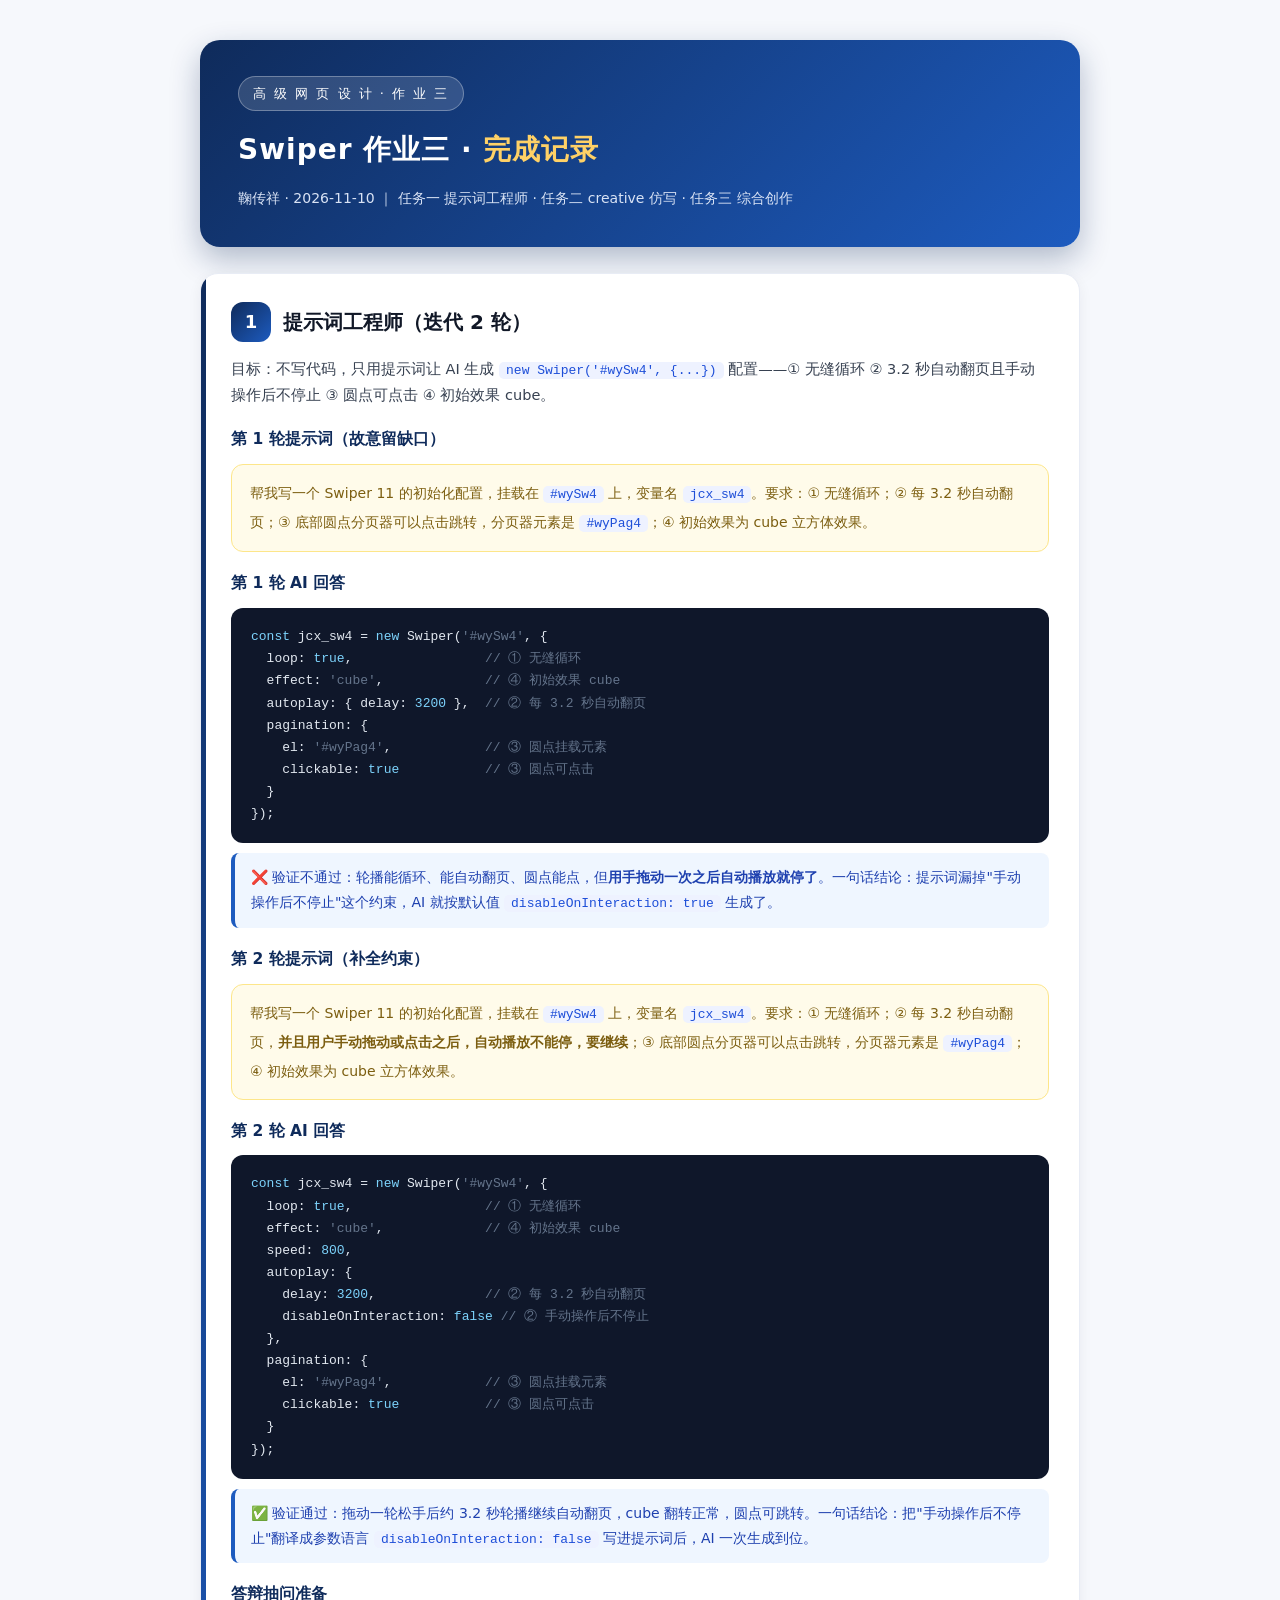
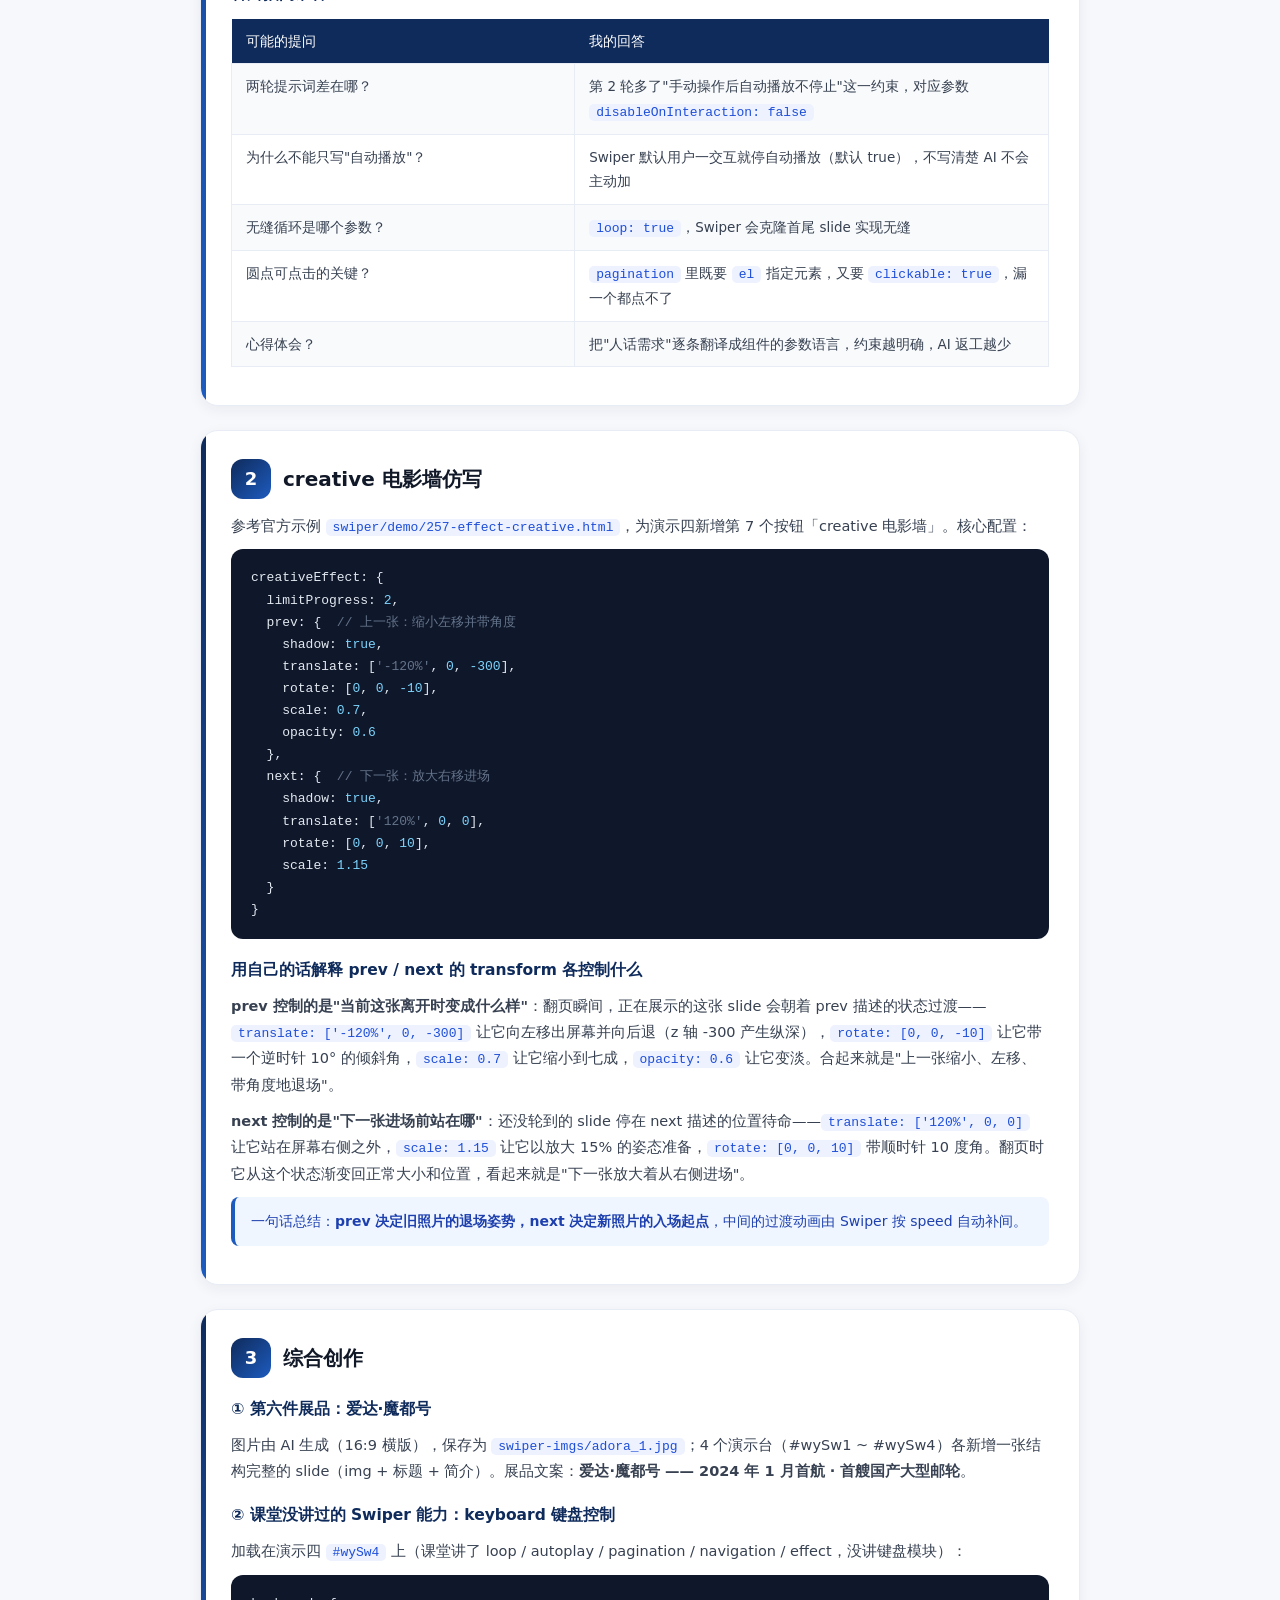
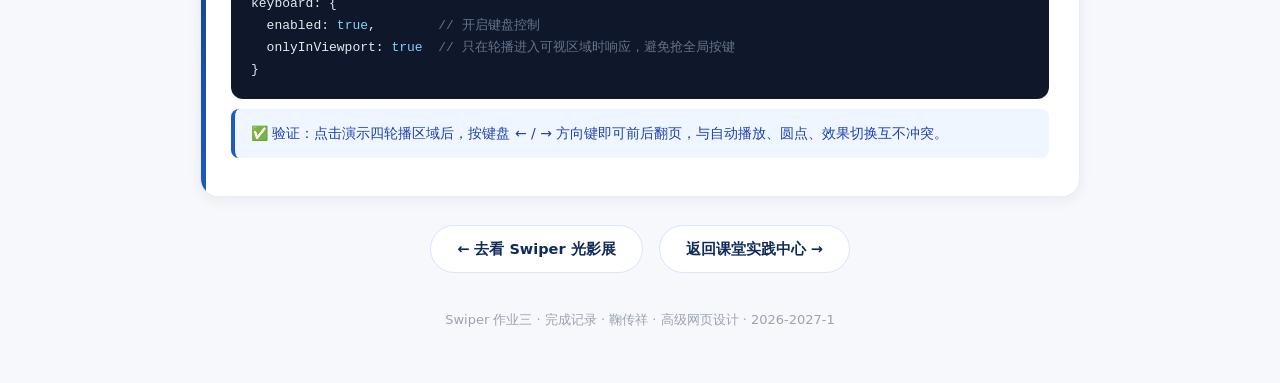
<file: swiper-homework.html>
<!DOCTYPE html>
<html lang="zh-CN">
<head>
<meta charset="UTF-8">
<meta name="viewport" content="width=device-width, initial-scale=1.0">
<title>Swiper 作业三 · 完成记录 · 鞠传祥</title>
<!-- 鞠传祥：Swiper 作业三完成记录页——提示词迭代 / creative 仿写 / 综合创作 -->
<style>
  *{margin:0;padding:0;box-sizing:border-box}
  body{font-family:"Microsoft YaHei","PingFang SC",system-ui,sans-serif;background:#f6f8fc;color:#1f2937;line-height:1.8}
  .jcx_wrap{max-width:920px;margin:0 auto;padding:40px 20px 60px}

  /* 鞠传祥：页头 */
  .jcx_head{background:linear-gradient(135deg,#0f2b5b,#1d5bbf);border-radius:20px;padding:36px 38px;color:#fff;margin-bottom:26px;box-shadow:0 12px 30px rgba(15,43,91,.3)}
  .jcx_badge{display:inline-block;padding:5px 14px;border-radius:999px;background:rgba(255,255,255,.14);border:1px solid rgba(255,255,255,.3);font-size:13px;letter-spacing:2px;margin-bottom:14px}
  .jcx_head h1{font-size:28px;letter-spacing:1px}
  .jcx_head h1 b{color:#ffd166}
  .jcx_head p{margin-top:10px;font-size:14px;color:#d9e3f5}

  /* 鞠传祥：章节卡 */
  .jcx_sec{background:#fff;border-radius:18px;padding:28px 30px;margin-bottom:24px;border:1px solid #e8ecf5;box-shadow:0 4px 14px rgba(31,41,55,.06);position:relative;overflow:hidden}
  .jcx_sec::before{content:"";position:absolute;left:0;top:0;bottom:0;width:5px;background:linear-gradient(#0f2b5b,#1d5bbf)}
  .jcx_sec h2{font-size:20px;color:#111827;margin-bottom:14px;display:flex;align-items:center;gap:12px}
  .jcx_no{flex:none;width:40px;height:40px;border-radius:12px;background:linear-gradient(135deg,#0f2b5b,#1d5bbf);color:#fff;font-size:18px;font-weight:bold;display:inline-flex;align-items:center;justify-content:center}
  .jcx_sec h3{font-size:15.5px;color:#0f2b5b;margin:18px 0 8px}
  .jcx_sec p{font-size:14.5px;color:#374151;margin-bottom:10px}

  /* 鞠传祥：提示词引用块 */
  .jcx_prompt{background:#fffbea;border:1px solid #fde68a;border-radius:12px;padding:14px 18px;font-size:14px;color:#7c5e10;margin:10px 0;line-height:2}
  .jcx_answer{background:#f0fdf4;border:1px solid #bbf7d0;border-radius:12px;padding:14px 18px;margin:10px 0}
  .jcx_verdict{background:#eff6ff;border-left:4px solid #1d5bbf;border-radius:8px;padding:12px 16px;font-size:14px;color:#1e40af;margin:10px 0}

  pre{background:#0f172a;color:#e2e8f0;border-radius:12px;padding:18px 20px;overflow-x:auto;font-family:Consolas,monospace;font-size:13px;line-height:1.7;margin:10px 0}
  pre .jcx_c{color:#64748b}
  pre .jcx_k{color:#7dd3fc}
  code{background:#eef2ff;color:#1d4ed8;padding:1px 7px;border-radius:5px;font-family:Consolas,monospace;font-size:13px}
  pre code{background:none;color:inherit;padding:0}

  /* 鞠传祥：答辩表 */
  .jcx_table{width:100%;border-collapse:collapse;font-size:13.5px;margin:10px 0}
  .jcx_table th{background:#0f2b5b;color:#fff;padding:10px 14px;text-align:left;font-weight:normal}
  .jcx_table td{border:1px solid #e8ecf5;padding:10px 14px;color:#374151;vertical-align:top}
  .jcx_table tr:nth-child(even) td{background:#f8fafc}

  .jcx_back{text-align:center;margin-top:28px}
  .jcx_back a{display:inline-block;text-decoration:none;color:#0f2b5b;font-size:14.5px;font-weight:bold;background:#fff;border:1px solid #dbe4ff;border-radius:999px;padding:10px 26px;transition:transform .2s,box-shadow .2s}
  .jcx_back a:hover{transform:translateY(-2px);box-shadow:0 8px 18px rgba(15,43,91,.15)}

  footer{text-align:center;margin-top:34px;color:#9ca3af;font-size:13px;line-height:2}
</style>
</head>
<body>
<div class="jcx_wrap">

  <div class="jcx_head">
    <span class="jcx_badge">高 级 网 页 设 计 · 作 业 三</span>
    <h1>Swiper 作业三 · <b>完成记录</b></h1>
    <p>鞠传祥 · 2026-11-10 ｜ 任务一 提示词工程师 · 任务二 creative 仿写 · 任务三 综合创作</p>
  </div>

  <!-- 任务一 -->
  <div class="jcx_sec">
    <h2><span class="jcx_no">1</span>提示词工程师（迭代 2 轮）</h2>
    <p>目标：不写代码，只用提示词让 AI 生成 <code>new Swiper('#wySw4', {...})</code> 配置——① 无缝循环 ② 3.2 秒自动翻页且手动操作后不停止 ③ 圆点可点击 ④ 初始效果 cube。</p>

    <h3>第 1 轮提示词（故意留缺口）</h3>
    <div class="jcx_prompt">帮我写一个 Swiper 11 的初始化配置，挂载在 <code>#wySw4</code> 上，变量名 <code>jcx_sw4</code>。要求：① 无缝循环；② 每 3.2 秒自动翻页；③ 底部圆点分页器可以点击跳转，分页器元素是 <code>#wyPag4</code>；④ 初始效果为 cube 立方体效果。</div>

    <h3>第 1 轮 AI 回答</h3>
    <pre><code><span class="jcx_k">const</span> jcx_sw4 = <span class="jcx_k">new</span> Swiper(<span class="jcx_c">'#wySw4'</span>, {
  loop: <span class="jcx_k">true</span>,                 <span class="jcx_c">// ① 无缝循环</span>
  effect: <span class="jcx_c">'cube'</span>,             <span class="jcx_c">// ④ 初始效果 cube</span>
  autoplay: { delay: <span class="jcx_k">3200</span> },  <span class="jcx_c">// ② 每 3.2 秒自动翻页</span>
  pagination: {
    el: <span class="jcx_c">'#wyPag4'</span>,            <span class="jcx_c">// ③ 圆点挂载元素</span>
    clickable: <span class="jcx_k">true</span>           <span class="jcx_c">// ③ 圆点可点击</span>
  }
});</code></pre>
    <div class="jcx_verdict">❌ 验证不通过：轮播能循环、能自动翻页、圆点能点，但<b>用手拖动一次之后自动播放就停了</b>。一句话结论：提示词漏掉"手动操作后不停止"这个约束，AI 就按默认值 <code>disableOnInteraction: true</code> 生成了。</div>

    <h3>第 2 轮提示词（补全约束）</h3>
    <div class="jcx_prompt">帮我写一个 Swiper 11 的初始化配置，挂载在 <code>#wySw4</code> 上，变量名 <code>jcx_sw4</code>。要求：① 无缝循环；② 每 3.2 秒自动翻页，<b>并且用户手动拖动或点击之后，自动播放不能停，要继续</b>；③ 底部圆点分页器可以点击跳转，分页器元素是 <code>#wyPag4</code>；④ 初始效果为 cube 立方体效果。</div>

    <h3>第 2 轮 AI 回答</h3>
    <pre><code><span class="jcx_k">const</span> jcx_sw4 = <span class="jcx_k">new</span> Swiper(<span class="jcx_c">'#wySw4'</span>, {
  loop: <span class="jcx_k">true</span>,                 <span class="jcx_c">// ① 无缝循环</span>
  effect: <span class="jcx_c">'cube'</span>,             <span class="jcx_c">// ④ 初始效果 cube</span>
  speed: <span class="jcx_k">800</span>,
  autoplay: {
    delay: <span class="jcx_k">3200</span>,              <span class="jcx_c">// ② 每 3.2 秒自动翻页</span>
    disableOnInteraction: <span class="jcx_k">false</span> <span class="jcx_c">// ② 手动操作后不停止</span>
  },
  pagination: {
    el: <span class="jcx_c">'#wyPag4'</span>,            <span class="jcx_c">// ③ 圆点挂载元素</span>
    clickable: <span class="jcx_k">true</span>           <span class="jcx_c">// ③ 圆点可点击</span>
  }
});</code></pre>
    <div class="jcx_verdict">✅ 验证通过：拖动一轮松手后约 3.2 秒轮播继续自动翻页，cube 翻转正常，圆点可跳转。一句话结论：把"手动操作后不停止"翻译成参数语言 <code>disableOnInteraction: false</code> 写进提示词后，AI 一次生成到位。</div>

    <h3>答辩抽问准备</h3>
    <table class="jcx_table">
      <tr><th style="width:42%">可能的提问</th><th>我的回答</th></tr>
      <tr><td>两轮提示词差在哪？</td><td>第 2 轮多了"手动操作后自动播放不停止"这一约束，对应参数 <code>disableOnInteraction: false</code></td></tr>
      <tr><td>为什么不能只写"自动播放"？</td><td>Swiper 默认用户一交互就停自动播放（默认 true），不写清楚 AI 不会主动加</td></tr>
      <tr><td>无缝循环是哪个参数？</td><td><code>loop: true</code>，Swiper 会克隆首尾 slide 实现无缝</td></tr>
      <tr><td>圆点可点击的关键？</td><td><code>pagination</code> 里既要 <code>el</code> 指定元素，又要 <code>clickable: true</code>，漏一个都点不了</td></tr>
      <tr><td>心得体会？</td><td>把"人话需求"逐条翻译成组件的参数语言，约束越明确，AI 返工越少</td></tr>
    </table>
  </div>

  <!-- 任务二 -->
  <div class="jcx_sec">
    <h2><span class="jcx_no">2</span>creative 电影墙仿写</h2>
    <p>参考官方示例 <code>swiper/demo/257-effect-creative.html</code>，为演示四新增第 7 个按钮「creative 电影墙」。核心配置：</p>
    <pre><code>creativeEffect: {
  limitProgress: <span class="jcx_k">2</span>,
  prev: {  <span class="jcx_c">// 上一张：缩小左移并带角度</span>
    shadow: <span class="jcx_k">true</span>,
    translate: [<span class="jcx_c">'-120%'</span>, <span class="jcx_k">0</span>, <span class="jcx_k">-300</span>],
    rotate: [<span class="jcx_k">0</span>, <span class="jcx_k">0</span>, <span class="jcx_k">-10</span>],
    scale: <span class="jcx_k">0.7</span>,
    opacity: <span class="jcx_k">0.6</span>
  },
  next: {  <span class="jcx_c">// 下一张：放大右移进场</span>
    shadow: <span class="jcx_k">true</span>,
    translate: [<span class="jcx_c">'120%'</span>, <span class="jcx_k">0</span>, <span class="jcx_k">0</span>],
    rotate: [<span class="jcx_k">0</span>, <span class="jcx_k">0</span>, <span class="jcx_k">10</span>],
    scale: <span class="jcx_k">1.15</span>
  }
}</code></pre>

    <h3>用自己的话解释 prev / next 的 transform 各控制什么</h3>
    <p><b>prev 控制的是"当前这张离开时变成什么样"</b>：翻页瞬间，正在展示的这张 slide 会朝着 prev 描述的状态过渡——<code>translate: ['-120%', 0, -300]</code> 让它向左移出屏幕并向后退（z 轴 -300 产生纵深），<code>rotate: [0, 0, -10]</code> 让它带一个逆时针 10° 的倾斜角，<code>scale: 0.7</code> 让它缩小到七成，<code>opacity: 0.6</code> 让它变淡。合起来就是"上一张缩小、左移、带角度地退场"。</p>
    <p><b>next 控制的是"下一张进场前站在哪"</b>：还没轮到的 slide 停在 next 描述的位置待命——<code>translate: ['120%', 0, 0]</code> 让它站在屏幕右侧之外，<code>scale: 1.15</code> 让它以放大 15% 的姿态准备，<code>rotate: [0, 0, 10]</code> 带顺时针 10 度角。翻页时它从这个状态渐变回正常大小和位置，看起来就是"下一张放大着从右侧进场"。</p>
    <div class="jcx_verdict">一句话总结：<b>prev 决定旧照片的退场姿势，next 决定新照片的入场起点</b>，中间的过渡动画由 Swiper 按 speed 自动补间。</div>
  </div>

  <!-- 任务三 -->
  <div class="jcx_sec">
    <h2><span class="jcx_no">3</span>综合创作</h2>

    <h3>① 第六件展品：爱达·魔都号</h3>
    <p>图片由 AI 生成（16:9 横版），保存为 <code>swiper-imgs/adora_1.jpg</code>；4 个演示台（#wySw1 ~ #wySw4）各新增一张结构完整的 slide（img + 标题 + 简介）。展品文案：<b>爱达·魔都号 —— 2024 年 1 月首航 · 首艘国产大型邮轮</b>。</p>

    <h3>② 课堂没讲过的 Swiper 能力：keyboard 键盘控制</h3>
    <p>加载在演示四 <code>#wySw4</code> 上（课堂讲了 loop / autoplay / pagination / navigation / effect，没讲键盘模块）：</p>
    <pre><code>keyboard: {
  enabled: <span class="jcx_k">true</span>,        <span class="jcx_c">// 开启键盘控制</span>
  onlyInViewport: <span class="jcx_k">true</span>  <span class="jcx_c">// 只在轮播进入可视区域时响应，避免抢全局按键</span>
}</code></pre>
    <div class="jcx_verdict">✅ 验证：点击演示四轮播区域后，按键盘 ← / → 方向键即可前后翻页，与自动播放、圆点、效果切换互不冲突。</div>
  </div>

  <div class="jcx_back">
    <a href="swiper-task.html">← 去看 Swiper 光影展</a>　<a href="./the-best-ever/index.html">返回课堂实践中心 →</a>
  </div>

  <footer>Swiper 作业三 · 完成记录 · 鞠传祥 · 高级网页设计 · 2026-2027-1</footer>
</div>
</body>
</html>
</file>
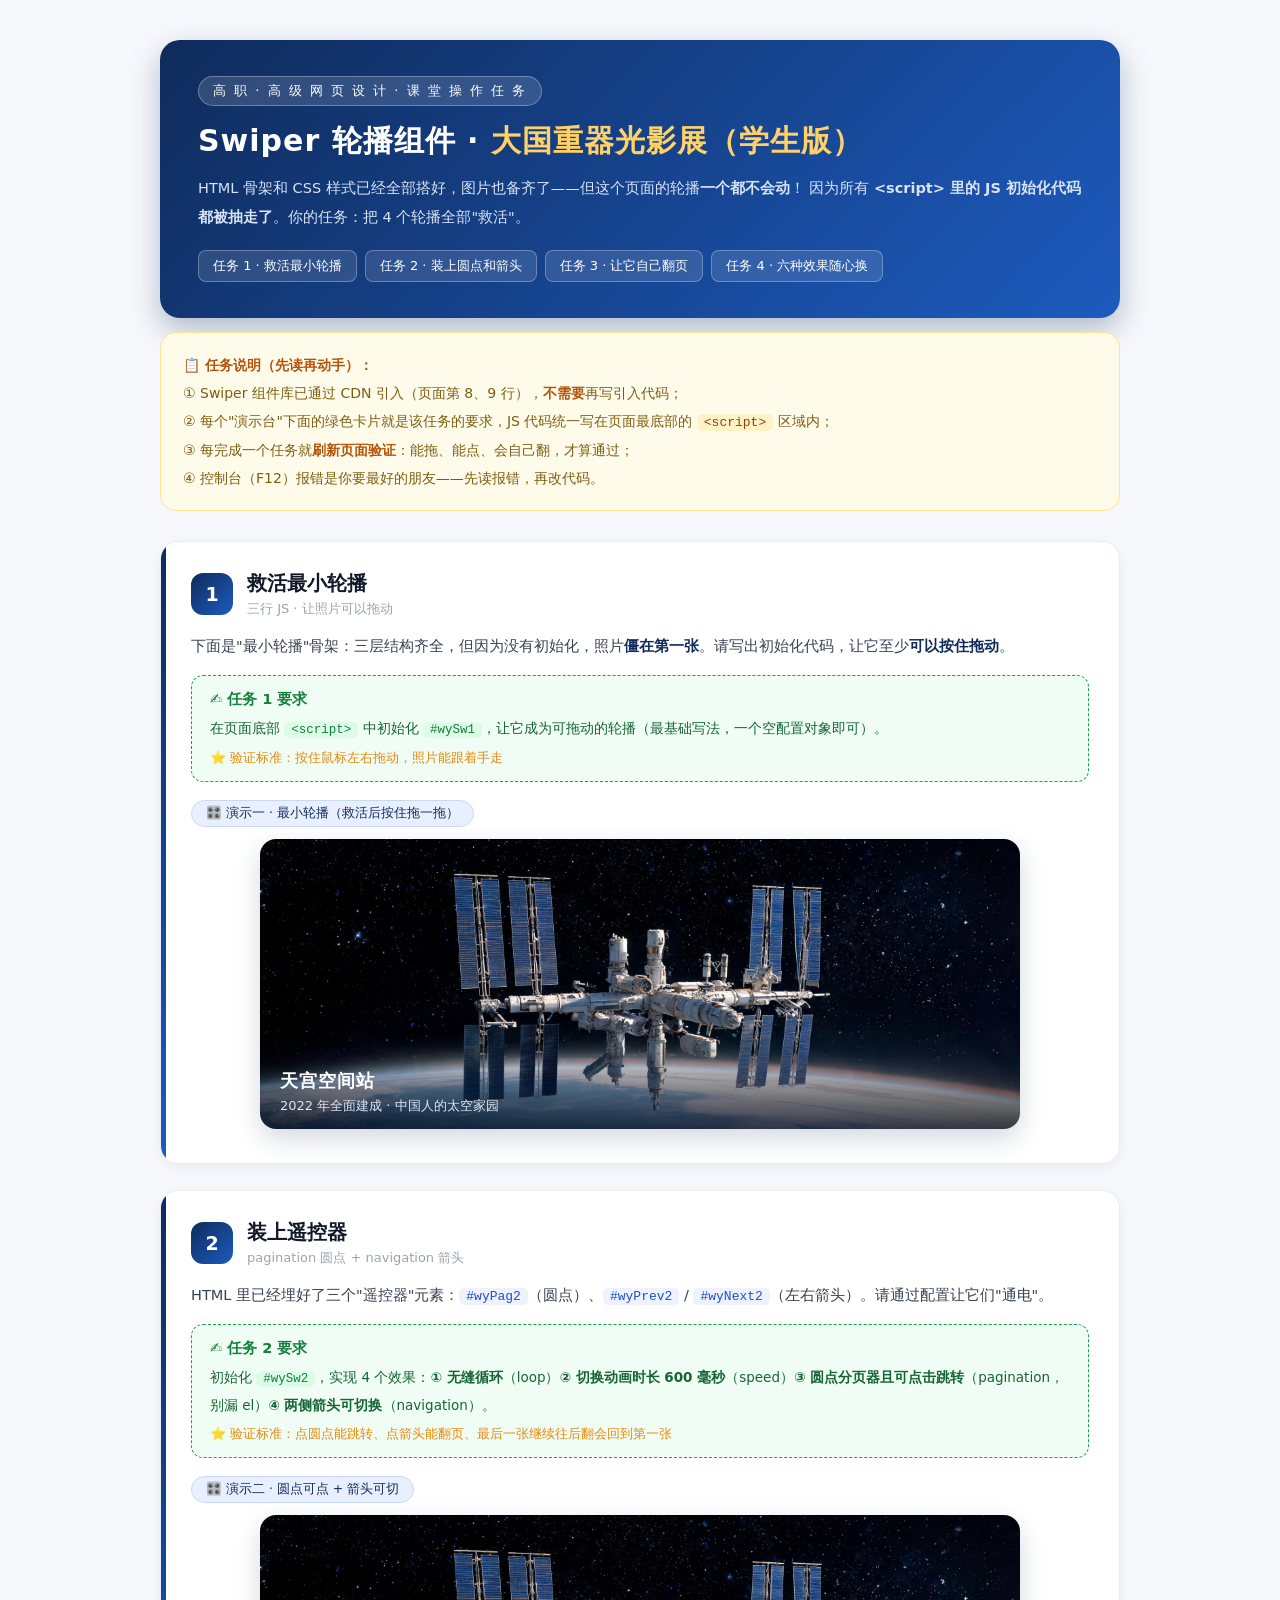
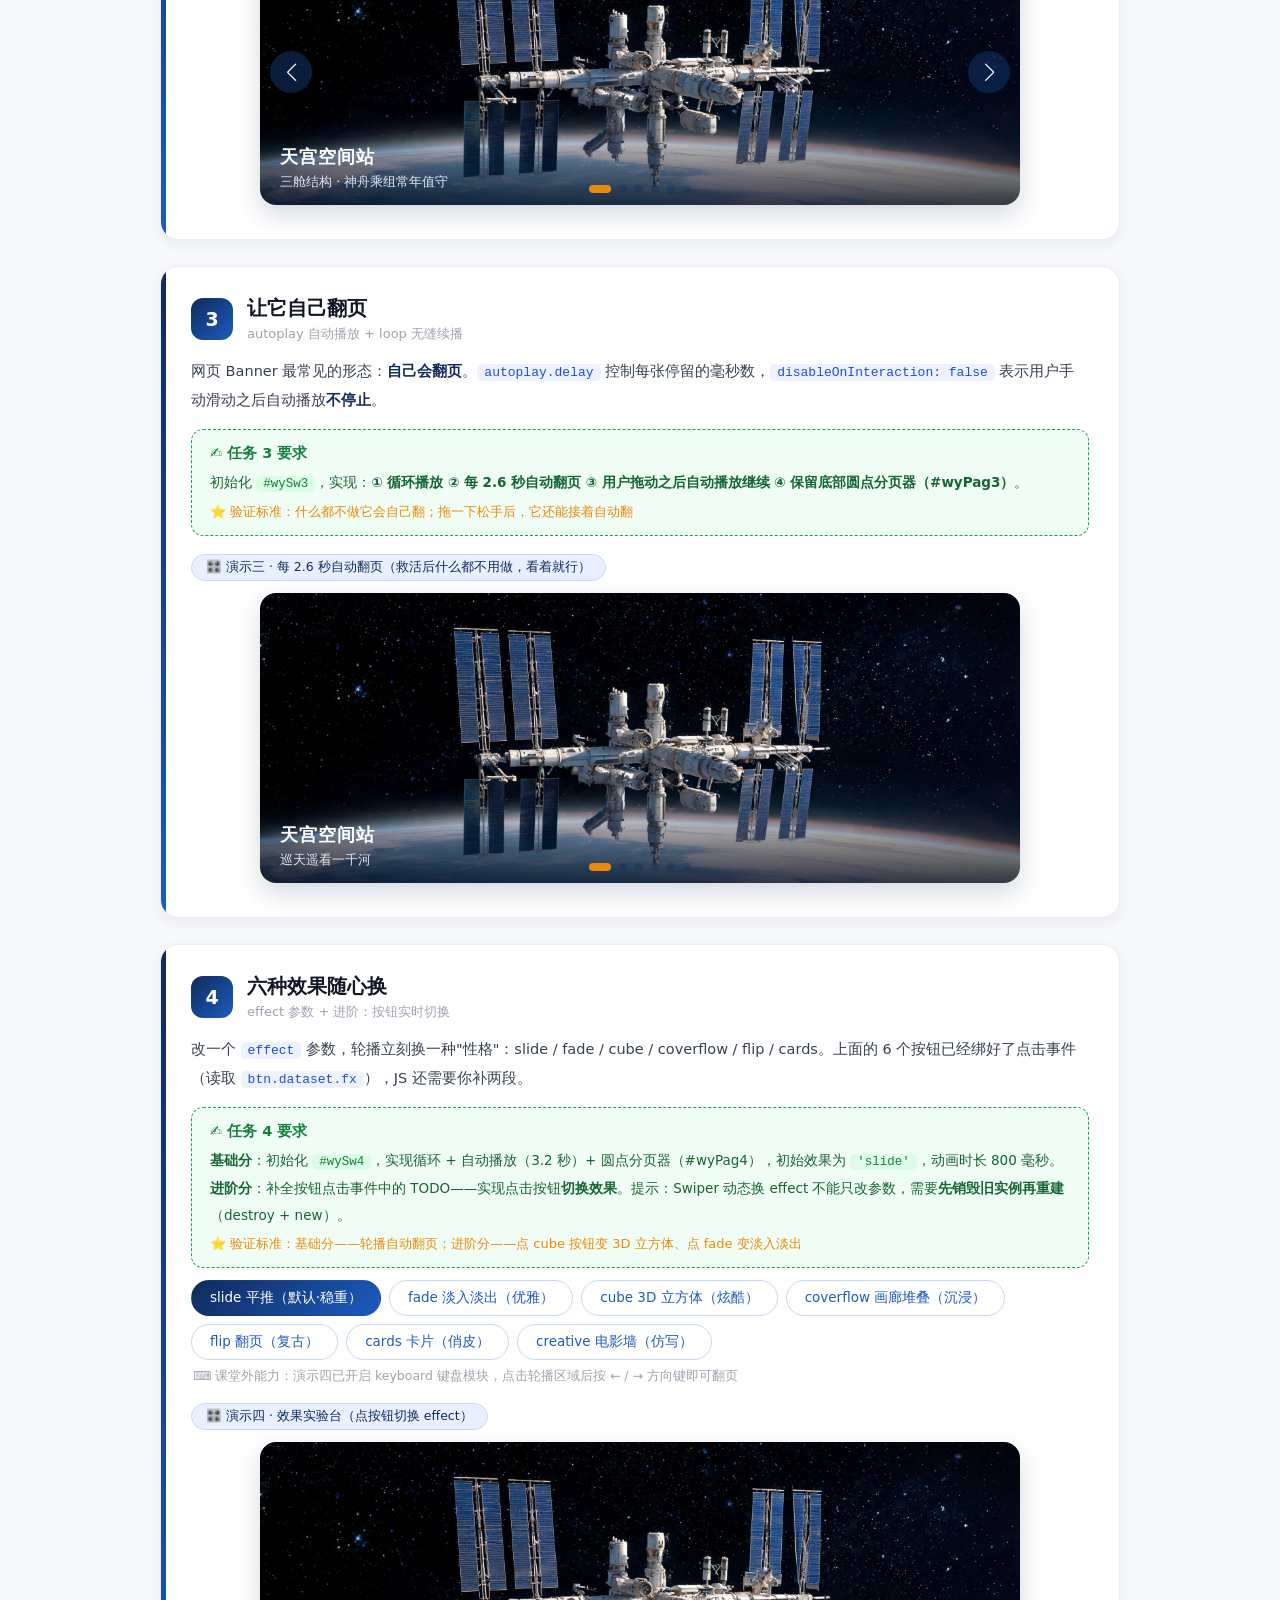
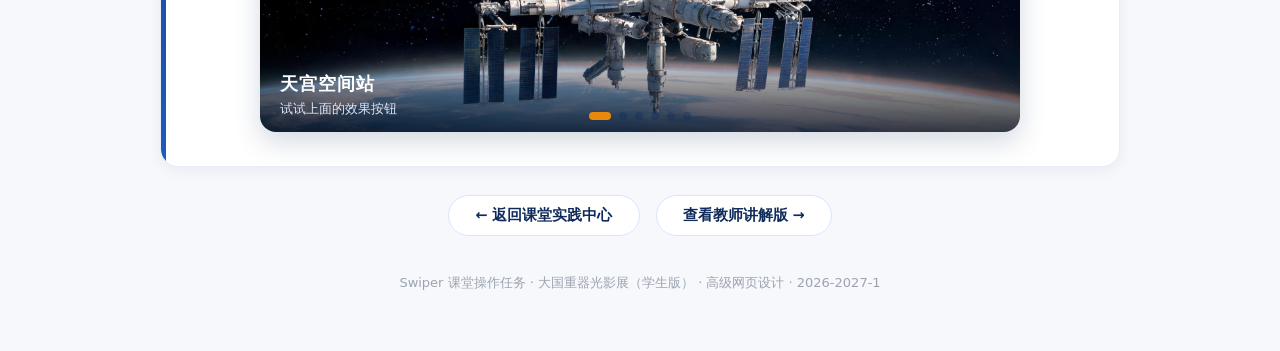
<file: swiper-task.html>
<!DOCTYPE html>
<html lang="zh-CN">
<head>
<meta charset="UTF-8">
<meta name="viewport" content="width=device-width, initial-scale=1.0">
<title>Swiper 课堂操作任务 · 大国重器光影展 · 补全 JS</title>
<!-- Swiper 官方组件库已通过 CDN 引入好，学生只需在底部 <script> 中写初始化代码 -->
<link rel="stylesheet" href="https://cdn.jsdelivr.net/npm/swiper@11/swiper-bundle.min.css">
<script src="https://cdn.jsdelivr.net/npm/swiper@11/swiper-bundle.min.js"></script>
<style>
  *{margin:0;padding:0;box-sizing:border-box}
  body{font-family:"Microsoft YaHei","PingFang SC",system-ui,sans-serif;background:#f6f8fc;color:#1f2937}
  .wy-wrap{max-width:1000px;margin:0 auto;padding:40px 20px 60px}

  /* 头部 */
  .wy-head{background:linear-gradient(135deg,#0f2b5b,#1d5bbf);border-radius:20px;padding:36px 38px;color:#fff;margin-bottom:14px;box-shadow:0 12px 30px rgba(15,43,91,.3)}
  .wy-head .wy-badge{display:inline-block;padding:5px 14px;border-radius:999px;background:rgba(255,255,255,.14);border:1px solid rgba(255,255,255,.3);font-size:13px;letter-spacing:2px;margin-bottom:14px}
  .wy-head h1{font-size:30px;letter-spacing:1px;line-height:1.4}
  .wy-head h1 b{color:#ffd166}
  .wy-head p{margin-top:12px;font-size:14.5px;color:#d9e3f5;line-height:2}
  .wy-goals{display:flex;flex-wrap:wrap;gap:8px;margin-top:18px}
  .wy-goals i{font-style:normal;font-size:13px;background:rgba(255,255,255,.12);border:1px solid rgba(255,255,255,.28);padding:6px 14px;border-radius:8px}

  /* 任务说明框 */
  .wy-rule{background:#fffbea;border:1px solid #fde68a;border-radius:16px;padding:18px 22px;margin-bottom:30px;font-size:14px;color:#7c5e10;line-height:2}
  .wy-rule b{color:#b45309}
  .wy-rule code{background:#fef3c7;color:#92400e;padding:1px 7px;border-radius:5px;font-family:Consolas,monospace;font-size:13px}

  /* 章节 */
  .wy-sec{background:#fff;border-radius:18px;padding:28px 30px;margin-bottom:26px;border:1px solid #e8ecf5;box-shadow:0 4px 14px rgba(31,41,55,.06);position:relative;overflow:hidden}
  .wy-sec::before{content:"";position:absolute;left:0;top:0;bottom:0;width:5px;background:linear-gradient(#0f2b5b,#1d5bbf)}
  .wy-sec-head{display:flex;align-items:center;gap:14px;margin-bottom:14px}
  .wy-sec-head .wy-no{flex:none;width:42px;height:42px;border-radius:12px;background:linear-gradient(135deg,#0f2b5b,#1d5bbf);color:#fff;font-size:19px;font-weight:bold;display:flex;align-items:center;justify-content:center}
  .wy-sec-head h2{font-size:20px;color:#111827}
  .wy-sec-head small{display:block;font-weight:normal;color:#9ca3af;font-size:13px;margin-top:3px}
  .wy-sec p.wy-txt{font-size:14.5px;color:#374151;line-height:2;margin-bottom:10px}
  .wy-sec p.wy-txt b{color:#0f2b5b}
  .wy-sec code{background:#eef2ff;color:#1d4ed8;padding:1px 7px;border-radius:5px;font-family:Consolas,monospace;font-size:13px}

  /* 任务要求卡 */
  .wy-req{background:#f0fdf4;border:1.5px dashed #16a34a;border-radius:12px;padding:14px 18px;margin:14px 0 6px}
  .wy-req h3{font-size:14.5px;color:#15803d;margin-bottom:6px}
  .wy-req p{font-size:13.5px;color:#166534;line-height:2}
  .wy-req code{background:#dcfce7;color:#15803d;padding:1px 7px;border-radius:5px;font-family:Consolas,monospace;font-size:12.5px}
  .wy-req .wy-star{color:#e8890c;font-size:13px;display:block;margin-top:6px}

  /* 演示台 */
  .wy-demo{margin:18px 0 6px}
  .wy-demo .wy-demo-tag{display:inline-block;font-size:12.5px;color:#0f2b5b;background:#e8f0ff;border:1px solid #c7d8f8;border-radius:999px;padding:4px 14px;margin-bottom:12px}
  .wy-swiper{width:100%;max-width:760px;margin:0 auto;border-radius:16px;overflow:visible!important}
  .wy-swiper .swiper{border-radius:16px;box-shadow:0 10px 26px rgba(15,43,91,.18)}
  .wy-swiper .swiper-slide{position:relative;height:290px}
  .wy-swiper .swiper-slide img{width:100%;height:100%;object-fit:cover;display:block}
  .wy-swiper .wy-cap{
    position:absolute;left:0;right:0;bottom:0;padding:34px 20px 14px;color:#fff;
    background:linear-gradient(transparent,rgba(5,15,35,.82));
  }
  .wy-swiper .wy-cap h3{font-size:18px;letter-spacing:1px}
  .wy-swiper .wy-cap p{font-size:13px;color:#dbe6f8;margin-top:4px}
  /* 分页器配色 */
  .wy-swiper .swiper-pagination-bullet{background:#0f2b5b;opacity:.35}
  .wy-swiper .swiper-pagination-bullet-active{background:#e8890c;opacity:1;width:22px;border-radius:6px}
  /* 导航按钮配色 */
  .wy-swiper .swiper-button-next,.wy-swiper .swiper-button-prev{
    width:42px;height:42px;border-radius:50%;background:rgba(15,43,91,.65);color:#fff;
    --swiper-navigation-size:18px;transition:background .2s;
  }
  .wy-swiper .swiper-button-next:hover,.wy-swiper .swiper-button-prev:hover{background:#e8890c}

  /* 效果切换按钮 */
  .wy-fx{display:flex;flex-wrap:wrap;gap:8px;margin:12px 0 2px}
  .wy-fx button{
    border:1.5px solid #c7d8f8;background:#fff;color:#1d5bbf;font-size:13.5px;
    padding:8px 18px;border-radius:999px;cursor:pointer;transition:all .2s;font-family:inherit;
  }
  .wy-fx button:hover{transform:translateY(-2px);box-shadow:0 6px 14px rgba(29,91,191,.18)}
  .wy-fx button.wy-on{background:linear-gradient(135deg,#0f2b5b,#1d5bbf);color:#fff;border-color:transparent}

  /* 鞠传祥：keyboard 能力提示小字 */
  .jcx_kbd_tip{font-size:12.5px;color:#9ca3af;margin:8px 2px 0}

  .wy-back{text-align:center;margin-top:28px}
  .wy-back a{display:inline-block;text-decoration:none;color:#0f2b5b;font-size:14.5px;font-weight:bold;background:#fff;border:1px solid #dbe4ff;border-radius:999px;padding:10px 26px;transition:transform .2s,box-shadow .2s}
  .wy-back a:hover{transform:translateY(-2px);box-shadow:0 8px 18px rgba(15,43,91,.15)}

  footer{text-align:center;margin-top:34px;color:#9ca3af;font-size:13px;line-height:2}
</style>
</head>
<body>
<div class="wy-wrap">

  <div class="wy-head">
    <span class="wy-badge">高 职 · 高 级 网 页 设 计 · 课 堂 操 作 任 务</span>
    <h1>Swiper 轮播组件 · <b>大国重器光影展（学生版）</b></h1>
    <p>HTML 骨架和 CSS 样式已经全部搭好，图片也备齐了——但这个页面的轮播<b>一个都不会动</b>！
    因为所有 <b>&lt;script&gt; 里的 JS 初始化代码都被抽走了</b>。你的任务：把 4 个轮播全部"救活"。</p>
    <div class="wy-goals"><i>任务 1 · 救活最小轮播</i><i>任务 2 · 装上圆点和箭头</i><i>任务 3 · 让它自己翻页</i><i>任务 4 · 六种效果随心换</i></div>
  </div>

  <div class="wy-rule">
    <b>📋 任务说明（先读再动手）：</b><br>
    ① Swiper 组件库已通过 CDN 引入（页面第 8、9 行），<b>不需要</b>再写引入代码；<br>
    ② 每个"演示台"下面的绿色卡片就是该任务的要求，JS 代码统一写在页面最底部的 <code>&lt;script&gt;</code> 区域内；<br>
    ③ 每完成一个任务就<b>刷新页面验证</b>：能拖、能点、会自己翻，才算通过；<br>
    ④ 控制台（F12）报错是你要最好的朋友——先读报错，再改代码。
  </div>

  <!-- 任务 1 -->
  <div class="wy-sec">
    <div class="wy-sec-head">
      <span class="wy-no">1</span>
      <h2>救活最小轮播<small>三行 JS · 让照片可以拖动</small></h2>
    </div>
    <p class="wy-txt">下面是"最小轮播"骨架：三层结构齐全，但因为没有初始化，照片<b>僵在第一张</b>。请写出初始化代码，让它至少<b>可以按住拖动</b>。</p>
    <div class="wy-req">
      <h3>✍️ 任务 1 要求</h3>
      <p>在页面底部 <code>&lt;script&gt;</code> 中初始化 <code>#wySw1</code>，让它成为可拖动的轮播（最基础写法，一个空配置对象即可）。</p>
      <span class="wy-star">⭐ 验证标准：按住鼠标左右拖动，照片能跟着手走</span>
    </div>
    <div class="wy-demo">
      <span class="wy-demo-tag">🎛️ 演示一 · 最小轮播（救活后按住拖一拖）</span>
      <div class="wy-swiper">
        <div class="swiper" id="wySw1">
          <div class="swiper-wrapper">
            <div class="swiper-slide"><img src="swiper-imgs/tiangong_1.jpg" alt="天宫空间站"><div class="wy-cap"><h3>天宫空间站</h3><p>2022 年全面建成 · 中国人的太空家园</p></div></div>
            <div class="swiper-slide"><img src="swiper-imgs/fuxing_1.jpg" alt="复兴号动车组"><div class="wy-cap"><h3>复兴号动车组</h3><p>350 km/h · 世界商业运营最高时速</p></div></div>
            <div class="swiper-slide"><img src="swiper-imgs/c919_1.jpg" alt="C919大飞机"><div class="wy-cap"><h3>C919 大飞机</h3><p>2023 年商业首航 · 国产干线客机翱翔蓝天</p></div></div>
            <div class="swiper-slide"><img src="swiper-imgs/fendouzhe_1.jpg" alt="奋斗者号"><div class="wy-cap"><h3>奋斗者号</h3><p>10909 米 · 触碰地球第四极马里亚纳海沟</p></div></div>
            <div class="swiper-slide"><img src="swiper-imgs/fast_1.jpg" alt="中国天眼"><div class="wy-cap"><h3>中国天眼 FAST</h3><p>500 米口径 · 世界最大单口径射电望远镜</p></div></div>
            <!-- 鞠传祥：任务三综合创作 · 第六件展品"爱达·魔都号" -->
            <div class="swiper-slide"><img src="swiper-imgs/adora_1.jpg" alt="爱达·魔都号"><div class="wy-cap"><h3>爱达·魔都号</h3><p>2024 年 1 月首航 · 首艘国产大型邮轮</p></div></div>
          </div>
        </div>
      </div>
    </div>
  </div>

  <!-- 任务 2 -->
  <div class="wy-sec">
    <div class="wy-sec-head">
      <span class="wy-no">2</span>
      <h2>装上遥控器<small>pagination 圆点 + navigation 箭头</small></h2>
    </div>
    <p class="wy-txt">HTML 里已经埋好了三个"遥控器"元素：<code>#wyPag2</code>（圆点）、<code>#wyPrev2</code> / <code>#wyNext2</code>（左右箭头）。请通过配置让它们"通电"。</p>
    <div class="wy-req">
      <h3>✍️ 任务 2 要求</h3>
      <p>初始化 <code>#wySw2</code>，实现 4 个效果：<b>① 无缝循环</b>（loop）<b>② 切换动画时长 600 毫秒</b>（speed）<b>③ 圆点分页器且可点击跳转</b>（pagination，别漏 el）<b>④ 两侧箭头可切换</b>（navigation）。</p>
      <span class="wy-star">⭐ 验证标准：点圆点能跳转、点箭头能翻页、最后一张继续往后翻会回到第一张</span>
    </div>
    <div class="wy-demo">
      <span class="wy-demo-tag">🎛️ 演示二 · 圆点可点 + 箭头可切</span>
      <div class="wy-swiper">
        <div class="swiper" id="wySw2">
          <div class="swiper-wrapper">
            <div class="swiper-slide"><img src="swiper-imgs/tiangong_1.jpg" alt="天宫空间站"><div class="wy-cap"><h3>天宫空间站</h3><p>三舱结构 · 神舟乘组常年值守</p></div></div>
            <div class="swiper-slide"><img src="swiper-imgs/fuxing_1.jpg" alt="复兴号动车组"><div class="wy-cap"><h3>复兴号动车组</h3><p>京张高铁智能驾驶 · 百年京张到智能京张</p></div></div>
            <div class="swiper-slide"><img src="swiper-imgs/c919_1.jpg" alt="C919大飞机"><div class="wy-cap"><h3>C919 大飞机</h3><p>让中国人的大飞机梦照进现实</p></div></div>
            <div class="swiper-slide"><img src="swiper-imgs/fendouzhe_1.jpg" alt="奋斗者号"><div class="wy-cap"><h3>奋斗者号</h3><p>坐底万米 · 深海探测进入"中国时代"</p></div></div>
            <div class="swiper-slide"><img src="swiper-imgs/fast_1.jpg" alt="中国天眼"><div class="wy-cap"><h3>中国天眼 FAST</h3><p>南仁东先生 22 年铸就的观天巨目</p></div></div>
            <!-- 鞠传祥：任务三综合创作 · 第六件展品"爱达·魔都号" -->
            <div class="swiper-slide"><img src="swiper-imgs/adora_1.jpg" alt="爱达·魔都号"><div class="wy-cap"><h3>爱达·魔都号</h3><p>海上移动城市 · 中国邮轮产业零的突破</p></div></div>
          </div>
          <div class="swiper-pagination" id="wyPag2"></div>
          <div class="swiper-button-prev" id="wyPrev2"></div>
          <div class="swiper-button-next" id="wyNext2"></div>
        </div>
      </div>
    </div>
  </div>

  <!-- 任务 3 -->
  <div class="wy-sec">
    <div class="wy-sec-head">
      <span class="wy-no">3</span>
      <h2>让它自己翻页<small>autoplay 自动播放 + loop 无缝续播</small></h2>
    </div>
    <p class="wy-txt">网页 Banner 最常见的形态：<b>自己会翻页</b>。<code>autoplay.delay</code> 控制每张停留的毫秒数，<code>disableOnInteraction: false</code> 表示用户手动滑动之后自动播放<b>不停止</b>。</p>
    <div class="wy-req">
      <h3>✍️ 任务 3 要求</h3>
      <p>初始化 <code>#wySw3</code>，实现：<b>① 循环播放</b> <b>② 每 2.6 秒自动翻页</b> <b>③ 用户拖动之后自动播放继续</b> <b>④ 保留底部圆点分页器（#wyPag3）</b>。</p>
      <span class="wy-star">⭐ 验证标准：什么都不做它会自己翻；拖一下松手后，它还能接着自动翻</span>
    </div>
    <div class="wy-demo">
      <span class="wy-demo-tag">🎛️ 演示三 · 每 2.6 秒自动翻页（救活后什么都不用做，看着就行）</span>
      <div class="wy-swiper">
        <div class="swiper" id="wySw3">
          <div class="swiper-wrapper">
            <div class="swiper-slide"><img src="swiper-imgs/tiangong_1.jpg" alt="天宫空间站"><div class="wy-cap"><h3>天宫空间站</h3><p>巡天遥看一千河</p></div></div>
            <div class="swiper-slide"><img src="swiper-imgs/fuxing_1.jpg" alt="复兴号动车组"><div class="wy-cap"><h3>复兴号动车组</h3><p>中国速度 · 风驰电掣</p></div></div>
            <div class="swiper-slide"><img src="swiper-imgs/c919_1.jpg" alt="C919大飞机"><div class="wy-cap"><h3>C919 大飞机</h3><p>蓝天之上 · 大国担当</p></div></div>
            <div class="swiper-slide"><img src="swiper-imgs/fendouzhe_1.jpg" alt="奋斗者号"><div class="wy-cap"><h3>奋斗者号</h3><p>万米深潜 · 无畏探索</p></div></div>
            <div class="swiper-slide"><img src="swiper-imgs/fast_1.jpg" alt="中国天眼"><div class="wy-cap"><h3>中国天眼 FAST</h3><p>仰望星空 · 脚踏实地</p></div></div>
            <!-- 鞠传祥：任务三综合创作 · 第六件展品"爱达·魔都号" -->
            <div class="swiper-slide"><img src="swiper-imgs/adora_1.jpg" alt="爱达·魔都号"><div class="wy-cap"><h3>爱达·魔都号</h3><p>扬帆远航 · 大国智造</p></div></div>
          </div>
          <div class="swiper-pagination" id="wyPag3"></div>
        </div>
      </div>
    </div>
  </div>

  <!-- 任务 4 -->
  <div class="wy-sec">
    <div class="wy-sec-head">
      <span class="wy-no">4</span>
      <h2>六种效果随心换<small>effect 参数 + 进阶：按钮实时切换</small></h2>
    </div>
    <p class="wy-txt">改一个 <code>effect</code> 参数，轮播立刻换一种"性格"：slide / fade / cube / coverflow / flip / cards。上面的 6 个按钮已经绑好了点击事件（读取 <code>btn.dataset.fx</code>），JS 还需要你补两段。</p>
    <div class="wy-req">
      <h3>✍️ 任务 4 要求</h3>
      <p><b>基础分</b>：初始化 <code>#wySw4</code>，实现循环 + 自动播放（3.2 秒）+ 圆点分页器（#wyPag4），初始效果为 <code>'slide'</code>，动画时长 800 毫秒。</p>
      <p><b>进阶分</b>：补全按钮点击事件中的 TODO——实现点击按钮<b>切换效果</b>。提示：Swiper 动态换 effect 不能只改参数，需要<b>先销毁旧实例再重建</b>（destroy + new）。</p>
      <span class="wy-star">⭐ 验证标准：基础分——轮播自动翻页；进阶分——点 cube 按钮变 3D 立方体、点 fade 变淡入淡出</span>
    </div>
    <div class="wy-fx">
      <button class="wy-on" data-fx="slide">slide 平推（默认·稳重）</button>
      <button data-fx="fade">fade 淡入淡出（优雅）</button>
      <button data-fx="cube">cube 3D 立方体（炫酷）</button>
      <button data-fx="coverflow">coverflow 画廊堆叠（沉浸）</button>
      <button data-fx="flip">flip 翻页（复古）</button>
      <button data-fx="cards">cards 卡片（俏皮）</button>
      <!-- 鞠传祥：任务二 creative 仿写 · 第 7 个效果按钮 -->
      <button data-fx="creative">creative 电影墙（仿写）</button>
    </div>
    <!-- 鞠传祥：任务三② · keyboard 课堂外能力提示 -->
    <p class="jcx_kbd_tip">⌨️ 课堂外能力：演示四已开启 keyboard 键盘模块，点击轮播区域后按 ← / → 方向键即可翻页</p>
    <div class="wy-demo">
      <span class="wy-demo-tag">🎛️ 演示四 · 效果实验台（点按钮切换 effect）</span>
      <div class="wy-swiper">
        <div class="swiper" id="wySw4">
          <div class="swiper-wrapper">
            <div class="swiper-slide"><img src="swiper-imgs/tiangong_1.jpg" alt="天宫空间站"><div class="wy-cap"><h3>天宫空间站</h3><p>试试上面的效果按钮</p></div></div>
            <div class="swiper-slide"><img src="swiper-imgs/fuxing_1.jpg" alt="复兴号动车组"><div class="wy-cap"><h3>复兴号动车组</h3><p>同一组照片，六种讲述方式</p></div></div>
            <div class="swiper-slide"><img src="swiper-imgs/c919_1.jpg" alt="C919大飞机"><div class="wy-cap"><h3>C919 大飞机</h3><p>企业官网爱用 fade</p></div></div>
            <div class="swiper-slide"><img src="swiper-imgs/fendouzhe_1.jpg" alt="奋斗者号"><div class="wy-cap"><h3>奋斗者号</h3><p>游戏网站爱用 cube</p></div></div>
            <div class="swiper-slide"><img src="swiper-imgs/fast_1.jpg" alt="中国天眼"><div class="wy-cap"><h3>中国天眼 FAST</h3><p>相册页面爱用 coverflow</p></div></div>
            <!-- 鞠传祥：任务三综合创作 · 第六件展品"爱达·魔都号" -->
            <div class="swiper-slide"><img src="swiper-imgs/adora_1.jpg" alt="爱达·魔都号"><div class="wy-cap"><h3>爱达·魔都号</h3><p>点 creative 按钮看"电影墙"讲述方式</p></div></div>
          </div>
          <div class="swiper-pagination" id="wyPag4"></div>
        </div>
      </div>
    </div>
  </div>

  <div class="wy-back"><a href="index.html">← 返回课堂实践中心</a>　<a href="swiper-lesson.html">查看教师讲解版 →</a></div>

  <footer>Swiper 课堂操作任务 · 大国重器光影展（学生版） · 高级网页设计 · 2026-2027-1</footer>
</div>

<script>
  // ══════════════════════════════════════════════════════════
  //  ✍️ 学生作答区：把 4 个轮播全部救活（参考各演示台上方的绿色任务卡）
  // ══════════════════════════════════════════════════════════

  // ── 任务 1：初始化 #wySw1，让它至少可以拖动 ──
  // 鞠传祥：最基础写法，一个空配置对象即可，Swiper 默认就支持鼠标拖动
  const jcx_sw1 = new Swiper('#wySw1', {});


  // ── 任务 2：初始化 #wySw2，循环 + 600ms + 圆点可点 + 箭头切换 ──
  // 鞠传祥：loop 无缝循环；speed 600 毫秒；pagination 挂到 #wyPag2 且可点击；navigation 挂左右箭头
  const jcx_sw2 = new Swiper('#wySw2', {
    loop: true,
    speed: 600,
    pagination: {
      el: '#wyPag2',
      clickable: true
    },
    navigation: {
      nextEl: '#wyNext2',
      prevEl: '#wyPrev2'
    }
  });


  // ── 任务 3：初始化 #wySw3，循环 + 2.6 秒自动翻页 + 拖动后不停 + 圆点 ──
  // 鞠传祥：autoplay.delay 2600 毫秒；disableOnInteraction:false 表示用户拖动后自动播放不停止
  const jcx_sw3 = new Swiper('#wySw3', {
    loop: true,
    autoplay: {
      delay: 2600,
      disableOnInteraction: false
    },
    pagination: {
      el: '#wyPag3',
      clickable: true
    }
  });


  // ── 任务 4：初始化 #wySw4，循环 + 3.2 秒自动播放 + 圆点 + 初始 effect ──
  // 鞠传祥：把公共配置抽成函数，初始 effect 为 'slide'、动画时长 800 毫秒
  function jcx_createSw4(jcx_fx) {
    // 鞠传祥：公共配置——循环 + 3.2 秒自动播放 + 圆点 + keyboard 键盘翻页（任务三②·课堂外能力）
    const jcx_cfg = {
      loop: true,
      speed: 800,
      effect: jcx_fx,
      autoplay: {
        delay: 3200,
        disableOnInteraction: false
      },
      pagination: {
        el: '#wyPag4',
        clickable: true
      },
      keyboard: {
        enabled: true,
        onlyInViewport: true
      }
    };
    // 鞠传祥：任务二 creative 电影墙——prev 上一张缩小左移并带角度；next 下一张放大右移进场
    if (jcx_fx === 'creative') {
      jcx_cfg.creativeEffect = {
        limitProgress: 2,
        prev: {
          shadow: true,
          translate: ['-120%', 0, -300],
          rotate: [0, 0, -10],
          scale: 0.7,
          opacity: 0.6
        },
        next: {
          shadow: true,
          translate: ['120%', 0, 0],
          rotate: [0, 0, 10],
          scale: 1.15
        }
      };
    }
    return new Swiper('#wySw4', jcx_cfg);
  }
  let jcx_sw4 = jcx_createSw4('slide');


  // ── 任务 4 进阶：补全按钮点击事件，实现六种效果实时切换 ──
  // 提示 1：动态换 effect 只改参数是无效的，必须销毁旧实例再重建（destroy + new）
  // 提示 2：按钮上已有 data-fx 属性，用 btn.dataset.fx 读取要切换的效果名
  document.querySelectorAll('.wy-fx button').forEach(function(btn){
    btn.addEventListener('click', function(){
      // TODO 1：先给当前按钮加 wy-on 类、其余按钮去掉 wy-on（高亮当前按钮）
      // 鞠传祥：遍历全部按钮，仅给被点的加 wy-on
      document.querySelectorAll('.wy-fx button').forEach(function(b){
        b.classList.toggle('wy-on', b === btn);
      });

      // TODO 2：销毁旧的 wySw4 实例
      // 鞠传祥：destroy(true, true) 同时还原样式与 DOM
      if (jcx_sw4) {
        jcx_sw4.destroy(true, true);
      }

      // TODO 3：用新 effect 重建实例（把其它配置原样保留）
      // 鞠传祥：读取按钮上的效果名，复用公共配置函数重建
      const jcx_fx = btn.dataset.fx;
      jcx_sw4 = jcx_createSw4(jcx_fx);
    });
  });
</script>
</body>
</html>
</file>
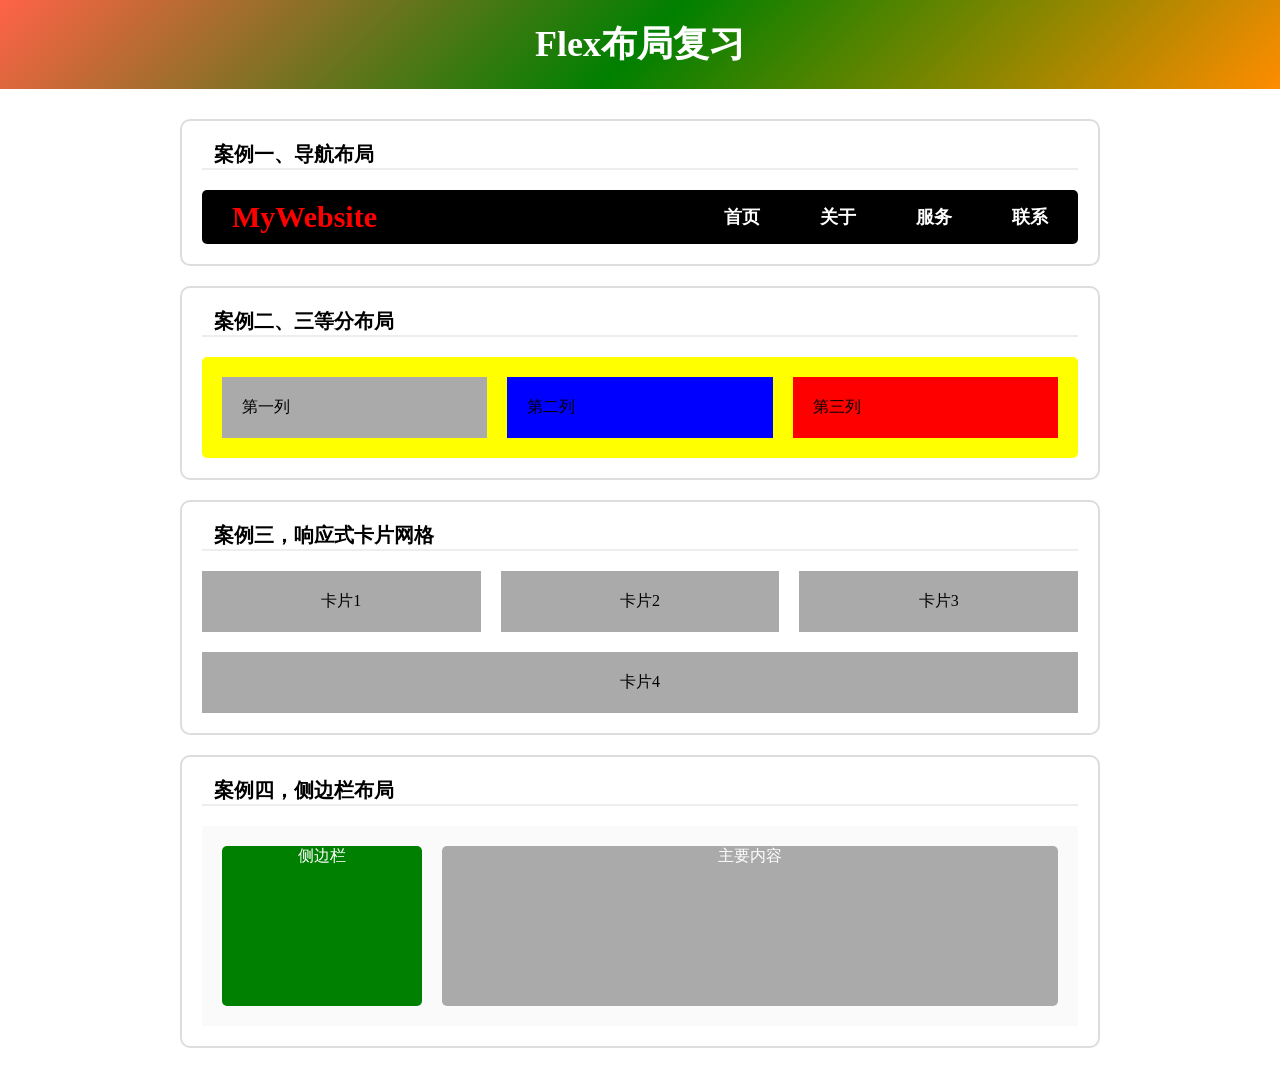
<file: the-best-ever/flex布局复习.html>
<!DOCTYPE html>
<html lang="en">

<head>
    <meta charset="UTF-8">
    <meta name="viewport" content="width=device-width, initial-scale=1.0">
    <title>flex布局复习</title>
    <link rel="stylesheet" href="css/flex布局复习.css">
</head>
<!-- h5语义标签header、footer、nav、main、article、section、aside
 本质上都是div -->
<body>
    <header class="page-header">
        <h2>Flex布局复习</h2>
    </header>
    <main class="page-main">
        <section class="case">
            <h2 class="case-title">案例一、导航布局</h2>
            <nav class="nav-bar">
                <a href="#" class="logo">MyWebsite</a>
                <!-- 快捷输入：ul>li*4（ul下面有4个li） -->
                <ul class="nav-list">
                    <li><a href="#">首页</a></li>
                    <li><a href="#">关于</a></li>
                    <li><a href="#">服务</a></li>
                    <li><a href="#">联系</a></li>
                </ul>
            </nav>
        </section>
        <!-- 案例二、三等分布局 -->
         <section class="case">
            <h2 class="case-title">案例二、三等分布局</h2>
            <div class="three-columns">
                <div class="column">第一列</div>
                <div class="column">第二列</div>
                <div class="column">第三列</div>
            </div>
         </section>
         <!-- 案例三，响应式卡片网格 -->
          <section class="case"> 
            <h2 class="case-title">案例三，响应式卡片网格</h2>
            <div class="card-grid"> 
                <div class="card">卡片1</div>
                <div class="card">卡片2</div>
                <div class="card">卡片3</div>
                <div class="card">卡片4</div>
            </div>
         </section>
         <!-- 案例四：侧边栏布局 -->
          <section class="case"> 
            <h2 class="case-title">案例四，侧边栏布局</h2>
            <div class="sidebar"> 
               <aside>侧边栏</aside>
               <div class="main-content">
                主要内容
               </div>
            </div>
         </section>
    


    </main>
</body>

</html>
</file>
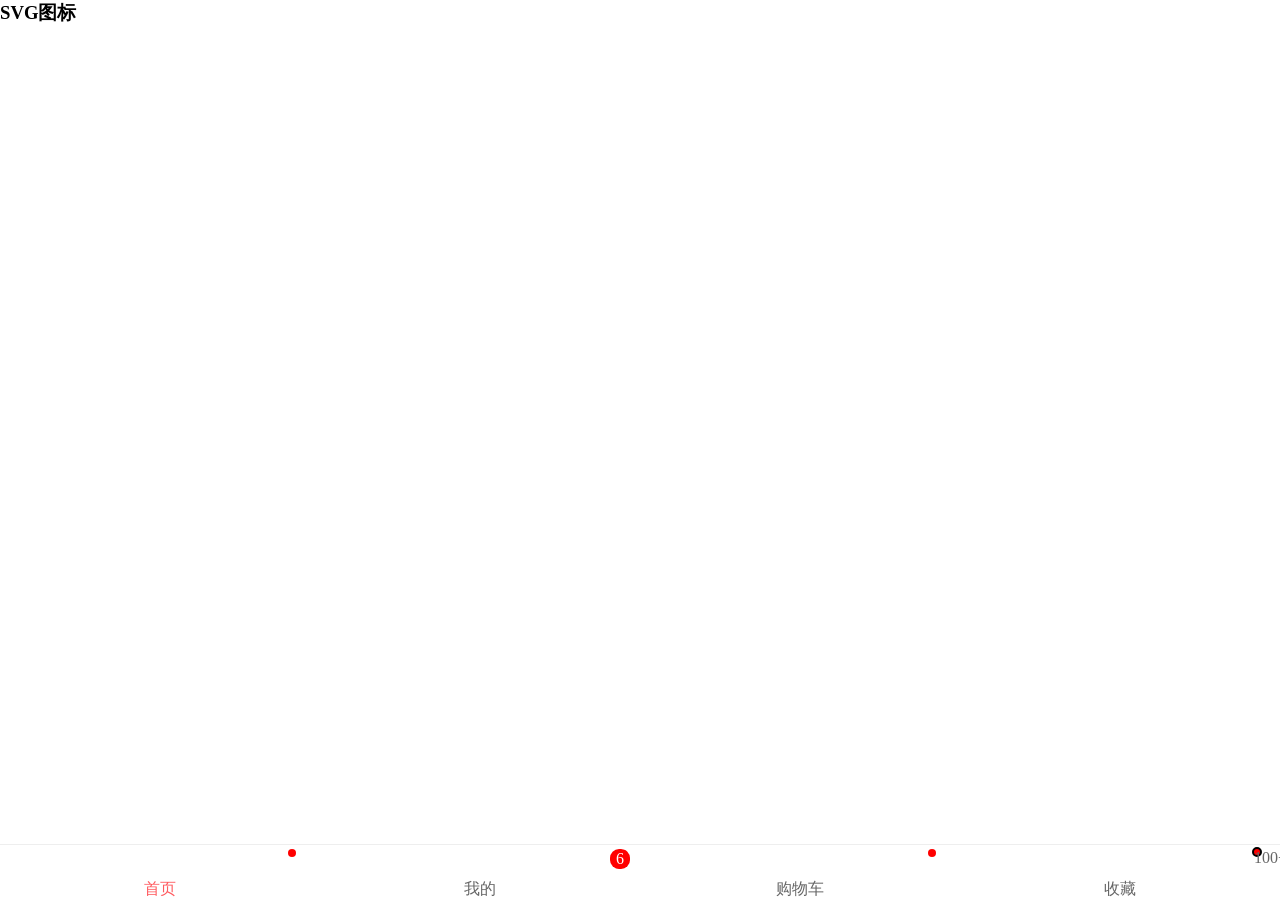
<file: the-best-ever/svg.html>
<!DOCTYPE html>
<html lang="en">
<head>
    <meta charset="UTF-8">
    <meta name="viewport" content="width=device-width, initial-scale=1.0">
    <title>SVG图标</title>
    <script src="https://at.alicdn.com/t/c/font_5231937_sb0sph0aqbm.js"></script>
    <link rel="stylesheet" href="./css/svg.css">
    <style>
</style>
</head>
<body>
   <h3>SVG图标</h3>
    <div class="tab-nav">
        <div class="tab-item active" onclick="changeTab(this)">
            <svg class="icon" aria-hidden="true">
                <use xlink:href="#icon-shouye"></use>
            </svg>
              <span>首页</span>
              <!--div.budge-dot回车-->
            <div class="budge-dot" id="budge-home"></div>
        </div>
         <div class="tab-item" onclick="changeTab(this)">
            <svg class="icon" aria-hidden="true">
                <use xlink:href="#icon-wode"></use>
            </svg>
              <span>我的</span>
              <!--div.budge-num数字红点-->
              <div class="budge-num" id="budge-plan">6</div>
        </div>
         <div class="tab-item" onclick="changeTab(this)">
            <svg class="icon" aria-hidden="true">
                <use xlink:href="#icon-gouwuchekong"></use>
            </svg>
              <span>购物车</span>
                <!--div.budge-dot max数字红点-->
                <div class="budge-dot max" id="budge-collect"></div>
        </div>
         <div class="tab-item" onclick="changeTab(this)">
            <svg class="icon" aria-hidden="true">
                <use xlink:href="#icon-shoucang"></use>
            </svg>
              <span>收藏</span>
              <!--div.budge-border数字红点-->
                <div class="budge-border">
        100+</div>
    </div>
    <script>
        // 写一个函数，当我点击当天的item时候，颜色发生变化
        function changeTab(current){
            let tabs=document.querySelectorAll('.tab-item');
            for(let i=0;i<tabs.length;i++){
                tabs[i].classList.remove('active');
            }
        //2.给当前点击的加上active高亮
        current.classList.add('active');
        }
    </script>
</body>
</html>
</file>
<file: cdn/iconfont/iconfont.css>
@font-face {
  font-family: "iconfont"; /* Project id 5231937 */
  src: url('iconfont.woff2?t=1789699019521') format('woff2'),
       url('iconfont.woff?t=1789699019521') format('woff'),
       url('iconfont.ttf?t=1789699019521') format('truetype');
}

.iconfont {
  font-family: "iconfont" !important;
  font-size: 16px;
  font-style: normal;
  -webkit-font-smoothing: antialiased;
  -moz-osx-font-smoothing: grayscale;
}

.icon-gouwuchekong:before {
  content: "\e600";
}

.icon-shoucang:before {
  content: "\e602";
}

.icon-shouye:before {
  content: "\e660";
}

.icon-wode:before {
  content: "\e60b";
}
</file>
<file: the-best-ever/css/flex布局复习.css>
/* 全局css */
  * {
      margin: 0;
      padding: 0;
      /* width和height包含内边距和边框 */
      box-sizing: border-box;
  }

  a {
      text-decoration: none;
      color: #000;
  }

  ul {
      list-style: none;
  }

  .page-header {
      /* linear-gradient的属性：方向、颜色1、颜色2、颜色3... */
      background: linear-gradient(135deg, #ff6347, green, #ff8c00);
      color: #fff;
      padding: 20px 40px;
      text-align: center;
      margin-bottom: 30px;
  }
   .page-header h2 {
      font-size: 36px;
    }
    .page-main{
        max-width: 960px;
        margin: 0 auto;
        padding: 0 20px;
    }
    .page-main .case{
        background: #fff;
        padding: 20px;
        margin-bottom: 20px;
        border-radius: 10px;
        border: 2px solid #ddd;
    }
.case-title{ 
    font-size: 20px;
    padding:0 12px;
    border-bottom: 2px solid #eee;
    margin-bottom: 20px;
}
/*  案例一样式 */
.nav-bar{
     display: flex;
    justify-content: space-between;
    align-items: center;
    background: #000;
    color: #fff;
    padding: 10px;
    font-size: 20px;
    font-weight: bold;
    border-radius: 5px;
}
.logo{
    font-size: 30px;
    font-weight: bold;
    color: red;
    margin-left: 20px;
}
.nav-list{
    display: flex;
    justify-content: space-between;
    align-items: center;
    /* 弹性布局和网格布局中设置间隔 */
    gap: 20px;
}
.nav-list a{ 
    color: #fff;
    font-weight: bold;
    font-size: 18px;
    padding: 10px 20px;
    border-radius: 5px;
}
.nav-list a:hover{ 
    background:rgba(255,255,255, 0.5);
}
.three-columns{
    display: flex;
    justify-content: space-between;
    align-items: center;
    gap: 20px;
    background: yellow;
    padding: 20px;
    border-radius: 5px;
}
.three-columns .column{
    background: #aaa; 
    padding: 20px;
    /* flex: 1是剩余空间平均分配; */
    flex: 1;
}
.three-columns .column:nth-child(2){
    background: blue;
}   
.three-columns .column:nth-child(3){
    background: red;
}
.card-grid{
    display: flex;
    /* flex-wrap: wrap是换行  */
    flex-wrap: wrap;
    gap: 20px;
 
}
.card-grid .card{
    background: #aaa;
    padding: 20px;
    /* flex的属性flex-grow: 1 是等比例放大
    flex-shrink: 1 是等比例缩小
    flex-basis: 200px 是初始宽度  */
    flex: 1 1 250px;
    text-align: center;
    transition: all 0.5s ease-in-out;
}
.card-grid .card:hover{
    /* sale(1.1)是放大1.1倍， translateY(-10px)是向上移动5px  */
    transform: scale(1.1) translateY(-10px);
    /* box-shadow的属性：阴影颜色、阴影模糊半径、阴影偏移量、阴影模糊半径、阴影颜色透明度  */
    box-shadow: 0 10 20px rgba(0,0,0,0.5);
}
.sidebar{
    display: flex;
    flex-wrap: nowrap;
    gap: 20px;
    margin-top: 20px;
    background-color: #fafafa;
    padding: 20px;
    text-align: center;
    height: 200px;;
}
.sidebar aside{
    flex: 0 0 200px;
    border-radius: 5px;
    background-color: green;
    color: white;
}
.sidebar div{
    flex: 1;
    border-radius: 5px;
    background-color: #aaa;
    color: white;
}
</file>
<file: the-best-ever/css/svg.css>
.icon {
            width: 1em;
            height: 1em;
            vertical-align: -0.15em;
            fill: currentColor;
            overflow: hidden;
        }
        *{
            margin: 0;
            padding: 0;
            box-sizing: border-box;
        }
        .tab-nav{
            position: fixed;
            bottom: 0;
            left: 0;
            display: flex;
            justify-content: space-between;
            align-items: center;
            background-color: #fff;
            width: 100%;
            border-top: 1px solid #eee;
        }
        .tab-item{ 
            flex: 1;
            display: flex;
            flex-direction: column;
            align-items: center;
            justify-content: center;
            color: #666;
            position: relative;
        }
        .tab-item svg{
            font-size: 24px; 
            margin:5px;
        }
        .tab-item.active{
            color: #ff5a5f;
        }
        .budge-dot{
            position: absolute; 
            top: 4px;
            right: 24px;
            width: 8px;
            height: 8px;
            border-radius: 50%;
            background-color: red;
        }
        .budge-num{
            position: absolute;
            top: 4px;
            right: 10px;
            background-color: red;
            color: #fff;
            padding: 0 4px;
            min-width: 20px;
            height: 20px;
            border-radius: 9px;
            text-align: center;
            line-height: 20px;
        }
       .budge-border{
          position: absolute;
          top: 2px;
          right: 18px;
          width: 10px;
          height: 10px;
          border: 2px solid black;
          border-radius: 50%;
          background-color: red;
       }
       /* 交集选择器 */
       .budge-num.max{ 
        font-size: 10px;

       }
</file>
